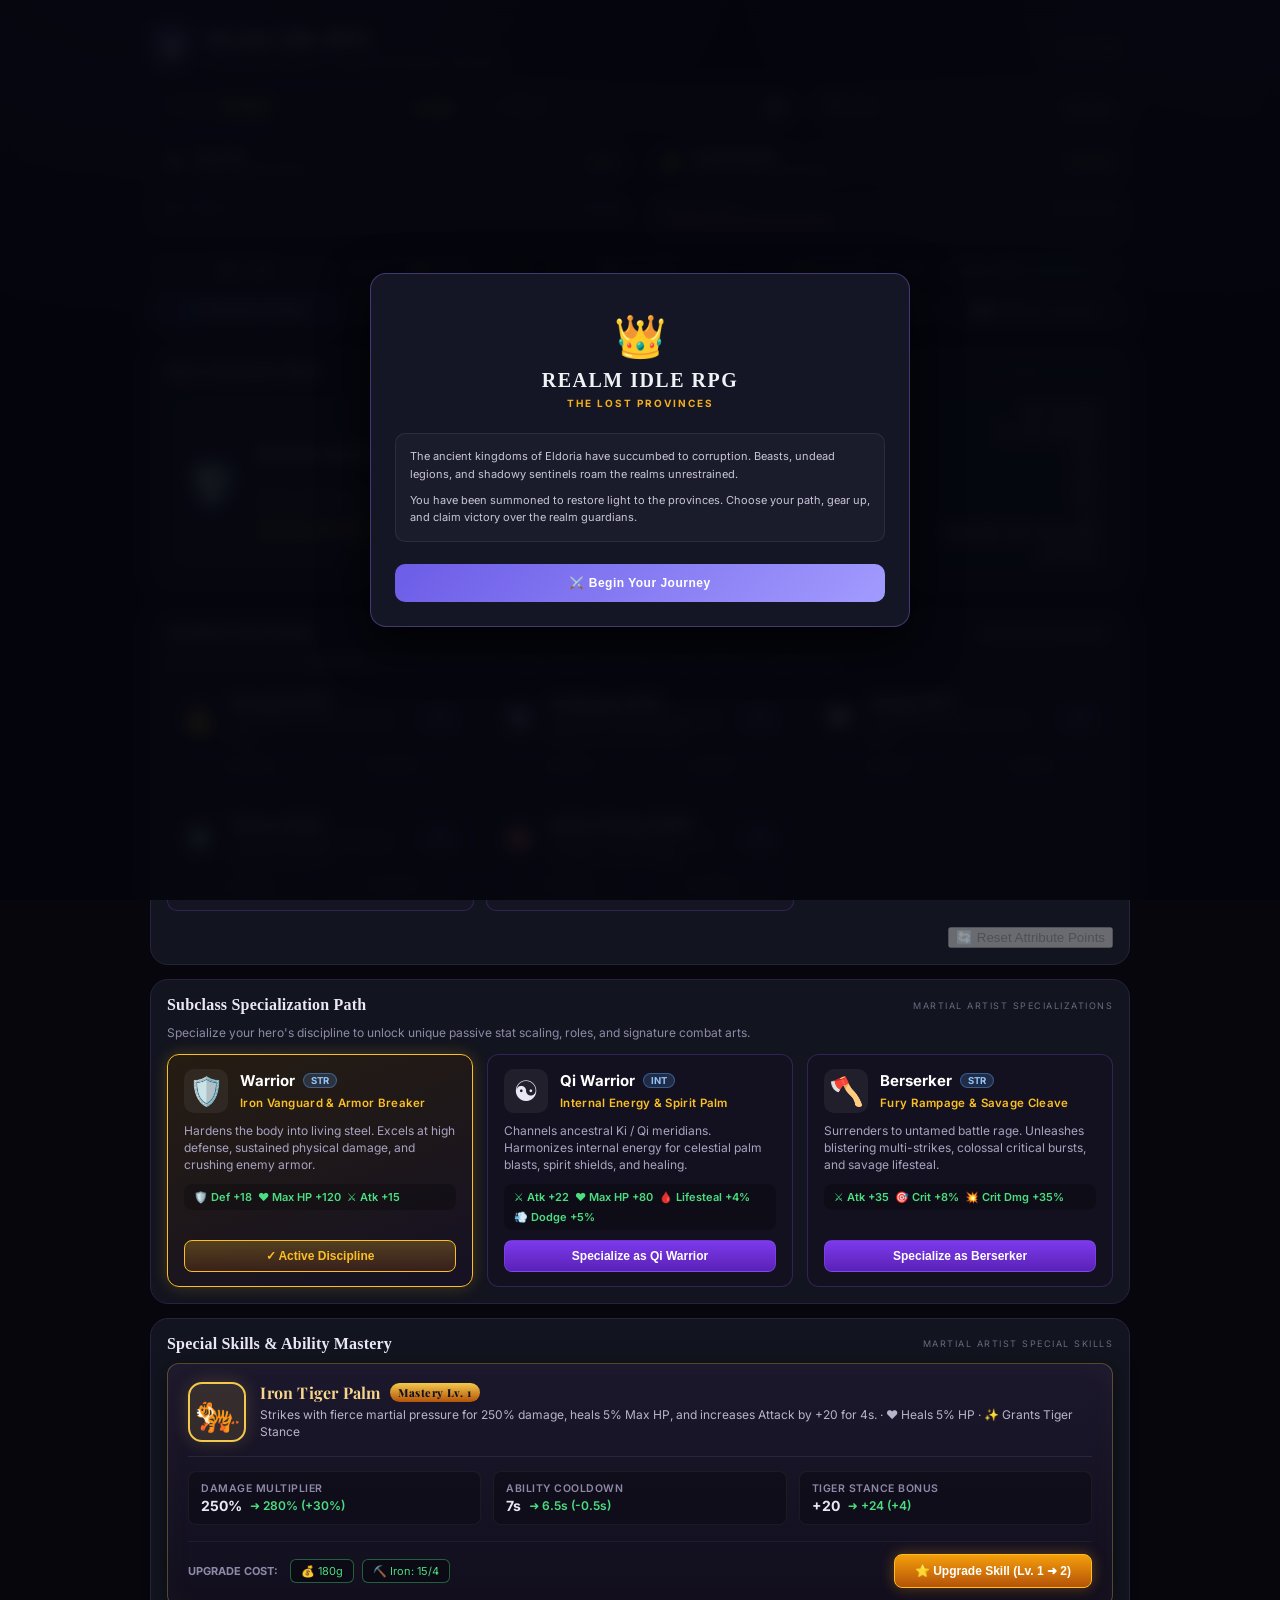
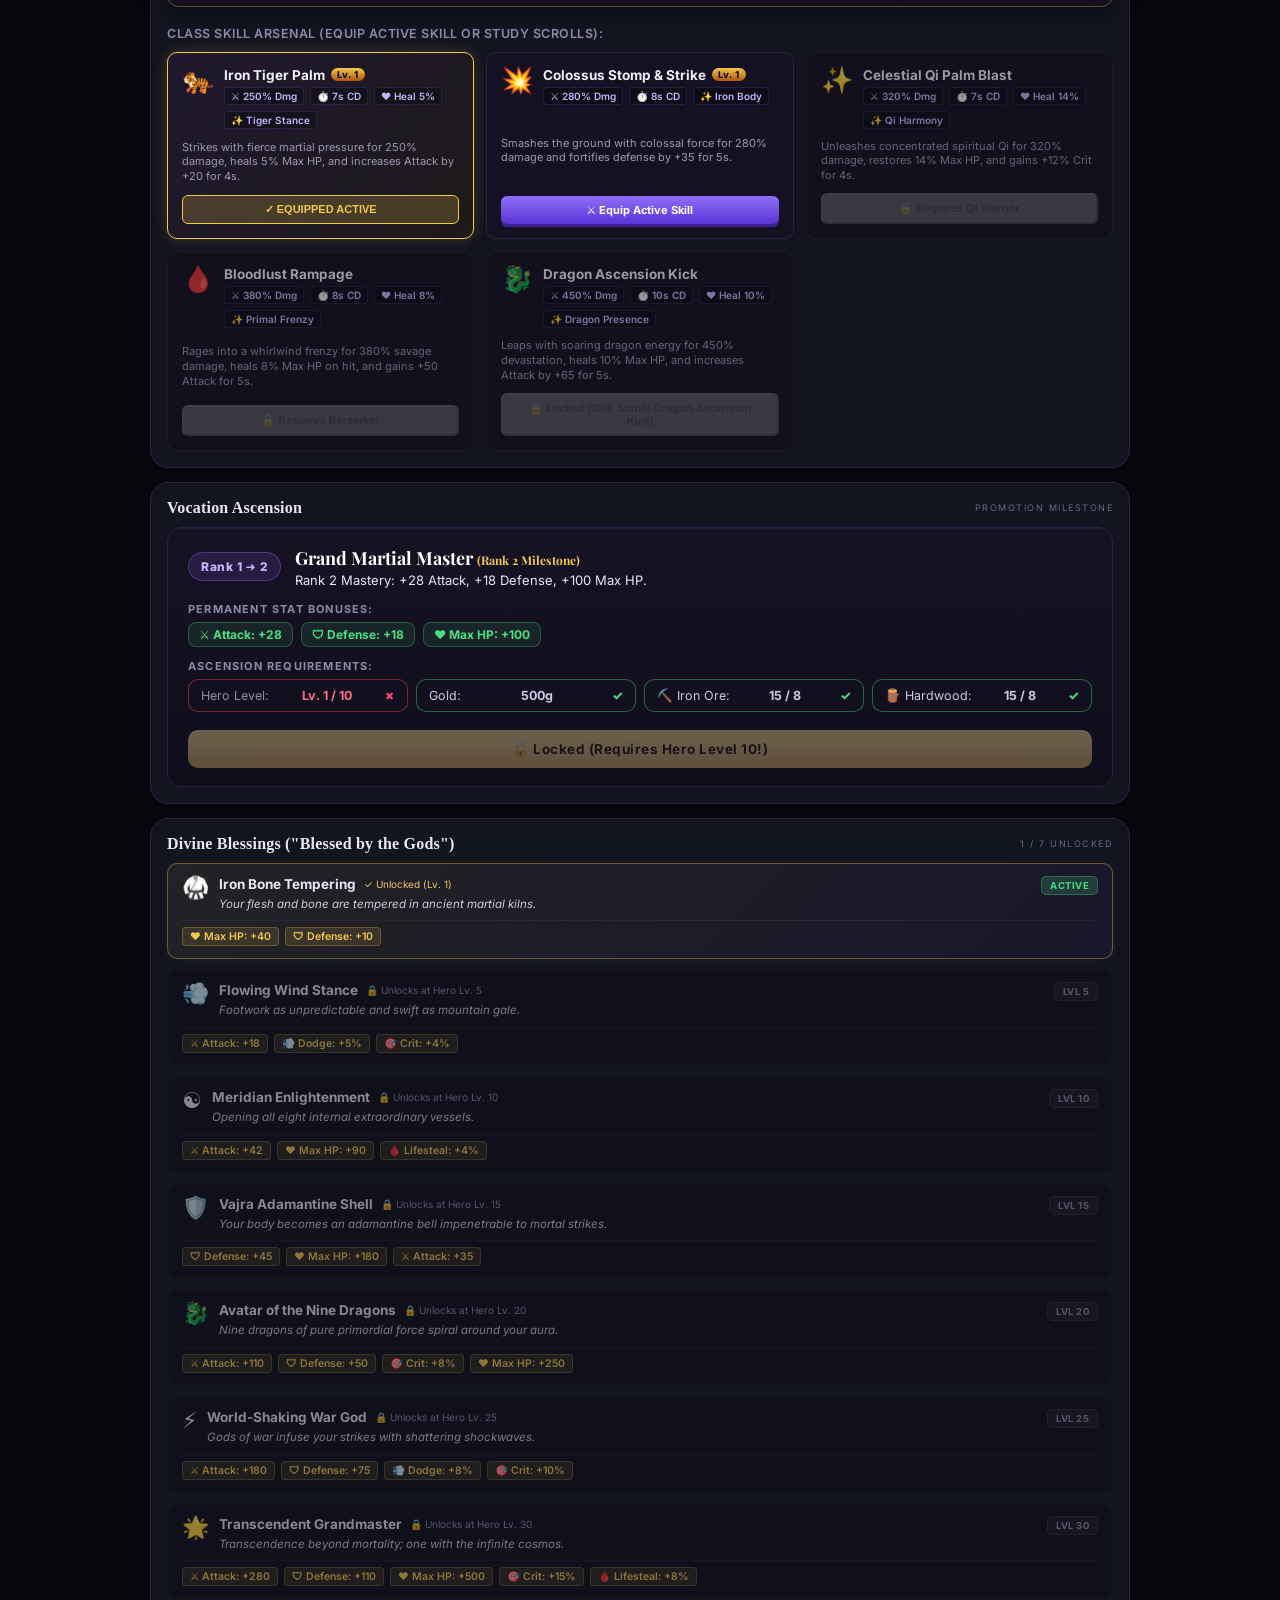
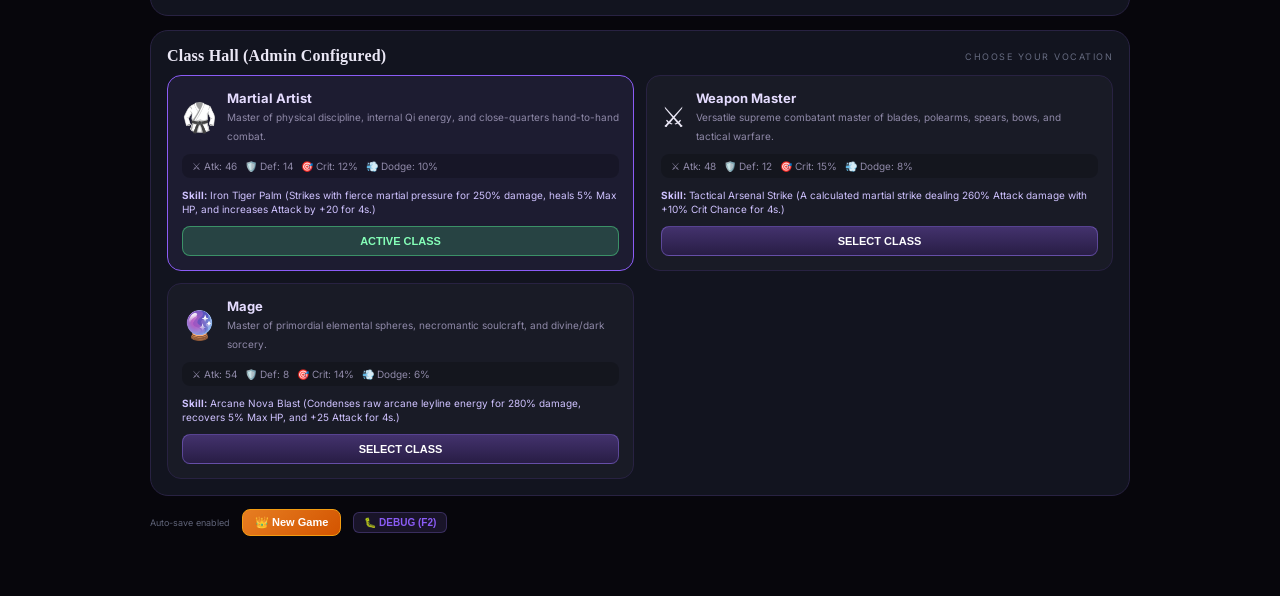
<file: index.html>
<!DOCTYPE html>
<html lang="en">

<head>
    <meta charset="UTF-8">
    <meta name="viewport" content="width=device-width, initial-scale=1.0">
    <title>Realm Idle RPG — Aincrad</title>
    <link rel="preconnect" href="https://fonts.googleapis.com">
    <link rel="preconnect" href="https://fonts.gstatic.com" crossorigin>
    <link href="https://fonts.googleapis.com/css2?family=Inter:wght@400;500;600;700;800&family=Playfair+Display:wght@600;700;800&display=swap" rel="stylesheet">
    <link rel="stylesheet" href="style.css">
    <link rel="stylesheet" href="js/debug/debug.css">
</head>

<body>

    <!-- WORLD EVENT BANNER OVERLAY -->
    <div class="event-banner" id="eventBanner"></div>
    <div class="crown-atmosphere-vignette" id="crownAtmosphereVignette"></div>

    <div class="game">

        <header class="topbar">

            <div class="brand">
                <div class="brand-icon" id="heroClassIcon" title="Hero Profile & Quick System Menu (Click to Open)" tabindex="0">🛡️</div>

                <div>
                    <h1>Realm Idle RPG</h1>
                    <p><span id="heroClassName">Knight Templar</span> · Legends are forged in darkness.</p>
                </div>
            </div>

            <div class="realm-badge">
                <span>REALM</span>
                <strong id="realm">I</strong>
            </div>

        </header>


        <!-- PLAYER RESOURCES & STATS -->
        <section class="resources">

            <div class="resource gold" id="resourceGoldCard" title="Adventurer's Guild Stipend: Active adventurers receive continuous guild support">
                <span>✦ Gold <small class="guild-income-pill" id="guildIncomePill">+1 / 10 min</small></span>
                <strong id="gold">1,240</strong>
            </div>

            <div class="resource">
                <span>⚔ Attack</span>
                <strong id="power">42</strong>
            </div>

            <div class="resource hp-card">
                <span>❤️ Health</span>
                <strong><span id="playerHpCard">100</span>/<span id="playerMaxHpCard">100</span></strong>
            </div>

        </section>

        <!-- ONGOING WEATHER & ACTIVE SCENARIO STRIP -->
        <div class="world-status-strip" id="worldStatusStrip">
            <div class="world-status-chip weather-chip" id="hudWeatherChip" title="Active Environmental Weather">
                <span class="chip-icon" id="hudWeatherIcon">☀️</span>
                <div class="chip-content">
                    <span class="chip-label" id="hudWeatherName">Clear Sky</span>
                    <span class="chip-detail" id="hudWeatherDetail">Standard Realm Climate</span>
                </div>
                <span class="chip-badge" id="hudWeatherBadge">1.0x</span>
            </div>

            <div class="world-status-chip scenario-chip" id="hudScenarioChip" title="Active World Scenario or Event">
                <span class="chip-icon" id="hudScenarioIcon">✨</span>
                <div class="chip-content">
                    <span class="chip-label" id="hudScenarioName">Peaceful Realm</span>
                    <span class="chip-detail" id="hudScenarioDetail">Standard Monster Encounters</span>
                </div>
                <span class="chip-badge" id="hudScenarioBadge">Active</span>
            </div>
        </div>

        <!-- PLAYER XP & HEALTH BARS -->
        <div class="bars-container">
            <div class="xp-wrapper">
                <div class="xp-header">
                    <span>LVL <strong id="playerLevel">1</strong> · <strong id="playerNameDisplay">Hero</strong> <small
                            id="playerGenderDisplay" style="color:#a89cf6;"></small></span>
                    <span><strong id="playerXp">0</strong> / <strong id="playerXpNext">100</strong> XP</span>
                </div>
                <div class="xp-bar">
                    <div class="xp-fill" id="xpFill"></div>
                </div>
            </div>

            <div class="hp-wrapper">
                <div class="hp-bar-header">
                    <span>❤️ HERO HEALTH</span>
                    <span><strong id="playerHpText">100</strong> / <strong id="playerMaxHpText">100</strong> HP</span>
                </div>
                <div class="player-hp-bar">
                    <div class="player-hp-fill" id="playerHpFill"></div>
                    <div class="player-shield-fill" id="playerShieldFill" style="display: none;"></div>
                </div>
            </div>
        </div>

        <!-- STATS BREAKDOWN STRIP -->
        <div class="stats-strip">
            <div class="stat-badge">🛡️ Def: <strong id="statDefense">10</strong></div>
            <div class="stat-badge">🎯 Crit: <strong id="statCrit">10%</strong></div>
            <div class="stat-badge">💨 Dodge: <strong id="statDodge">5%</strong></div>
            <div class="stat-badge">🩸 Lifesteal: <strong id="statLifesteal">0%</strong></div>
            <div class="stat-badge fatigue-stat-badge" id="fatigueStatBadge" title="Fatigue Level: Exhaustion in battle reduces attack power. Pitch camp or quaff Stamina Tonics to recover.">
                ⚡ Fatigue: <strong id="statFatigue">0%</strong> (<span id="statFatigueLabel" style="color: #4ade80;">Rested</span>)
            </div>
        </div>

        <!-- MAIN NAVIGATION BAR -->
        <nav class="game-nav-tabs">
            <button class="nav-tab-btn active" data-tab="character">👤 Character & Class</button>
            <button class="nav-tab-btn" data-tab="arena">⚔️ Arena & Combat</button>
            <button class="nav-tab-btn" data-tab="inventory">🎒 Inventory & Forge</button>
            <button class="nav-tab-btn" data-tab="shop">🛒 Realm Shop</button>
            <button class="nav-tab-btn" data-tab="journal">📖 Bestiary & Journal</button>
        </nav>

        <!-- ==================== TAB PAGE 1: ARENA & COMBAT ==================== -->
        <div class="game-tab-page" id="tab_arena">

            <!-- STAGE TRACKER BAR -->
            <div class="stage-tracker-bar" id="stageTrackerBar">
                <div class="stage-info">
                    <span>📍 <strong id="arenaRealmName">Moonlit Vale</strong> · STAGE <strong
                            id="arenaStageNum">1</strong> / 10</span>
                    <span class="boss-warning" id="arenaBossBadge">👑 BOSS AT STAGE 10</span>
                </div>
                <div class="stage-progress-track">
                    <div class="stage-progress-fill" id="stageProgressFill" style="width: 10%;"></div>
                </div>
            </div>

            <main class="arena" id="arena">

                <!-- TEMPLE SAFE ZONE BANNER (VISIBLE WHEN inTemple) -->
                <div class="temple-safe-banner" id="templeSafeBanner" style="display: none;">
                    <div class="temple-safe-inner">
                        <span class="temple-glow-icon">🏛️</span>
                        <div>
                            <h4>SANCTUARY OF REVIVAL (SAFE ZONE)</h4>
                            <p id="templeBannerText">Resting safely at the Temple. Priests have mended your wounds (50% HP). Prepare your
                                gear, then click Resume.</p>
                        </div>
                        <button type="button" id="btnResumeFromBanner" class="btn-resume-banner">⚔️ Resume
                            Battle</button>
                    </div>
                </div>

                <!-- WEATHER PARTICLES CANVAS LAYER -->
                <canvas id="weatherCanvas" class="weather-canvas"></canvas>

                <div class="stars"></div>
                <div class="moon"></div>

                <div class="enemy-container">

                    <div class="enemy" id="enemy">
                        👹
                    </div>

                    <h2 id="enemyName">
                        The Hollow Goblin
                    </h2>

                    <div class="enemy-type">
                        ANCIENT GUARDIAN
                    </div>

                    <div class="health-wrapper">

                        <div class="health-bar">
                            <div class="health-fill" id="healthFill">
                            </div>
                        </div>

                        <div class="health-text">
                            <span id="hp">72</span>
                            /
                            <span id="maxHp">100</span>
                            HP
                        </div>

                    </div>

                    <div class="battle-status" id="status">
                        ⚔ Press Strike or enable Autofight to begin
                    </div>

                </div>

            </main>

            <!-- PRIMARY COMBAT CONTROLS: AUTOFIGHT, MANUAL STRIKE & REST -->
            <div class="combat-control-strip">
                <button class="btn-autofight" id="btnAutoFight">
                    <span class="autofight-icon">⚔️</span>
                    <span id="autoFightStatusText">AUTOFIGHT [OFF]</span>
                </button>
                <button class="btn-manual-strike" id="btnManualStrike">
                    ⚡ Strike Enemy
                </button>
                <button class="btn-rest-camp" id="btnRestCamp" title="Pitch camp to rest, recover fatigue, and replenish HP">
                    💤 Rest & Camp
                </button>
            </div>

            <!-- COMBAT ACTION & POTIONS HUD -->
            <div class="combat-hud">
                <div class="hud-skill-box">
                    <button class="btn-cast-skill" id="btnCastSkill">
                        <span class="skill-icon" id="skillIcon">🛡️</span>
                        <div class="skill-info">
                            <strong id="skillName">Shield Slam</strong>
                            <small id="skillDesc">220% Dmg + Defense Buff</small>
                        </div>
                        <div class="skill-cd-badge" id="skillCdBadge">READY</div>
                    </button>

                    <label class="hud-toggle">
                        <input type="checkbox" id="chkAutoCast" checked>
                        <span>Auto-Cast</span>
                    </label>
                </div>

                <div class="hud-potion-box">
                    <div class="potion-belt">
                        <button class="btn-belt-pot" data-pot="potion_minor" title="Minor Potion (+50 HP)">
                            🧪 Minor <span class="pot-count" id="potCount_minor">x5</span>
                        </button>
                        <button class="btn-belt-pot" data-pot="potion_major" title="Major Potion (+180 HP)">
                            🧪 Major <span class="pot-count" id="potCount_major">x1</span>
                        </button>
                        <button class="btn-belt-pot" data-pot="potion_full" title="Elixir of Rebirth (100% HP)">
                            🏺 Full <span class="pot-count" id="potCount_full">x0</span>
                        </button>
                        <button class="btn-belt-pot" data-pot="potion_stamina" title="Stamina Tonic (-40 Fatigue)">
                            ⚡ Stamina <span class="pot-count" id="potCount_stamina">x2</span>
                        </button>
                    </div>

                    <label class="hud-toggle">
                        <input type="checkbox" id="chkAutoPotion" checked>
                        <span>Auto-Pot &lt;35% HP</span>
                    </label>
                </div>

                <div class="hud-food-box" id="hudFoodBox">
                    <div class="food-belt">
                        <button class="btn-belt-food" id="btnQuickEatFood" title="Eat equipped food to restore HP and gain buffs">
                            <span id="quickFoodIcon">🍞</span>
                            <span id="quickFoodName">Warm Bread</span>
                            <span class="food-count" id="quickFoodCount">x5</span>
                        </button>
                        <button class="btn-swap-food" id="btnSwapFood" title="Cycle / swap equipped food">
                            🔄
                        </button>
                    </div>

                    <label class="hud-toggle">
                        <input type="checkbox" id="chkAutoFood" checked>
                        <span>Auto-Eat &lt;60% HP</span>
                    </label>
                </div>
            </div>

            <!-- ACTIVE BUFFS STRIP -->
            <div class="active-buffs-strip" id="activeBuffsStrip"></div>

            <!-- EQUIPMENT SLOTS SECTION -->
            <section class="equipment-grid">
                <div class="eq-slot" id="eqSlot_weapon"><span class="eq-empty">Empty Weapon</span></div>
                <div class="eq-slot" id="eqSlot_armor"><span class="eq-empty">Empty Armor</span></div>
                <div class="eq-slot" id="eqSlot_ring"><span class="eq-empty">Empty Ring</span></div>
                <div class="eq-slot" id="eqSlot_crown"><span class="eq-empty">Empty Crown</span></div>
            </section>

            <!-- KINGDOM BUILDINGS SECTION -->
            <section class="kingdom-panel" id="kingdomPanel">
                <div class="panel-header">
                    <h2>Kingdom Domain</h2>
                    <span id="kingdomStatusTag">SOVEREIGN DOMAIN</span>
                </div>

                <!-- LOCKED STATE WITH ROYAL CHARTER LORE -->
                <div class="kingdom-locked-state" id="kingdomLockedState" style="display:none;">
                    <div class="kingdom-charter-card">
                        <div class="charter-crest">📜 👑 🏰</div>
                        <h3 class="charter-title">Imperial Domain Grant: Sovereign Lands Pending</h3>
                        <p class="charter-lore">
                            <em>"Long has Moonlit Vale suffered under foul predatory beasts prowling its ancient depths. The High King has issued a royal decree: only the stalwart champion who reaches Level 5 and vanishes the prime foul beast from Moonlit Vale III shall be granted sovereign lands to establish their dominion."</em>
                        </p>
                        <div class="charter-reqs">
                            <div class="charter-req-chip" id="reqKingdomLevel">
                                <span>⚜️ Hero Level 5+:</span> <strong id="lblKingdomLevel">Lv. 1 / 5</strong>
                            </div>
                            <div class="charter-req-chip" id="reqKingdomBoss">
                                <span>🐺 Vanquish Moonlit Vale III Boss:</span> <strong id="lblKingdomBoss">Incomplete</strong>
                            </div>
                        </div>
                    </div>
                </div>

                <!-- UNLOCKED STATE WITH ROYAL DECREE BANNER & BUILDINGS -->
                <div class="kingdom-unlocked-state" id="kingdomUnlockedState">
                    <div class="kingdom-decree-banner">
                        <span class="decree-icon">👑</span>
                        <div>
                            <strong>Royal Decree of Sovereign Domain</strong>
                            <p><em>Having banished the foul beasts from this forest, the High King granted him sovereign land to establish his citadel, harvest crops, and document the realm.</em></p>
                        </div>
                        <button class="btn-kingdom-journal" id="btnOpenKingdomJournal" title="View Bestiary of slain monsters and manage Farm harvests">
                            📖 Realm Bestiary & Granary ➜
                        </button>
                    </div>

                    <div class="kingdom-grid">
                        <div class="bldg-card">
                            <div class="bldg-icon">🏰</div>
                            <div class="bldg-info">
                                <strong>Castle (Lv. <span id="bldgLvl_castle">1</span>)</strong>
                                <small>+25 Max HP per level</small>
                            </div>
                            <button class="bldg-btn" id="btnBldg_castle" data-bldg-upgrade="castle">
                                UPGRADE <span id="bldgCost_castle">✦ 200</span>
                            </button>
                        </div>

                        <div class="bldg-card">
                            <div class="bldg-icon">💰</div>
                            <div class="bldg-info">
                                <strong>Treasury (Lv. <span id="bldgLvl_treasury">1</span>)</strong>
                                <small>+10% Gold Income per level</small>
                            </div>
                            <button class="bldg-btn" id="btnBldg_treasury" data-bldg-upgrade="treasury">
                                UPGRADE <span id="bldgCost_treasury">✦ 300</span>
                            </button>
                        </div>

                        <div class="bldg-card bldg-farms-card">
                            <div class="bldg-icon">🌾</div>
                            <div class="bldg-info">
                                <strong>Royal Farms (Lv. <span id="bldgLvl_farms">1</span>)</strong>
                                <small id="bldgDesc_farms">Produces 🍞 Bread, +15 Max HP per lv</small>
                            </div>
                            <button class="bldg-btn" id="btnBldg_farms" data-bldg-upgrade="farms">
                                UPGRADE <span id="bldgCost_farms">✦ 350</span>
                            </button>
                        </div>

                        <div class="bldg-card">
                            <div class="bldg-icon">🔮</div>
                            <div class="bldg-info">
                                <strong>Mage Tower (Lv. <span id="bldgLvl_mageTower">1</span>)</strong>
                                <small>+2% Crit Chance per level</small>
                            </div>
                            <button class="bldg-btn" id="btnBldg_mageTower" data-bldg-upgrade="mageTower">
                                UPGRADE <span id="bldgCost_mageTower">✦ 500</span>
                            </button>
                        </div>

                        <div class="bldg-card">
                            <div class="bldg-icon">🛡️</div>
                            <div class="bldg-info">
                                <strong>Barracks (Lv. <span id="bldgLvl_barracks">1</span>)</strong>
                                <small>+5% Base Attack per level</small>
                            </div>
                            <button class="bldg-btn" id="btnBldg_barracks" data-bldg-upgrade="barracks">
                                UPGRADE <span id="bldgCost_barracks">✦ 350</span>
                            </button>
                        </div>
                    </div>
                </div>
            </section>

            <!-- DYNAMIC QUESTS SECTION -->
            <section class="panel" style="margin-top: 14px;">
                <div class="panel-header">
                    <h2>Active Quests</h2>
                    <span>OBJECTIVES & REWARDS</span>
                </div>
                <div class="quests-list" id="questsList"></div>
            </section>

            <!-- BOTTOM UPGRADE GRID -->
            <section class="bottom-grid">

                <div class="panel item-loot-panel" id="itemLootPanel">

                    <div class="panel-header">
                        <h2>Item Loot Log</h2>
                        <span id="itemLootCountTag">0 / 300 LOGS</span>
                    </div>

                    <div class="item-loot-container">
                        <div class="item-loot-feed" id="itemLootFeed">
                            <div class="loot-empty-hint">
                                <span class="loot-empty-icon">🎁</span>
                                <p>No items looted yet. Slay monsters and delve into dungeons to acquire weapons, armor, materials, and scrolls!</p>
                            </div>
                        </div>
                    </div>

                </div>

                <div class="panel">

                    <div class="panel-header">
                        <h2>Realm Gate</h2>
                        <span>PROGRESS</span>
                    </div>

                    <div class="realm-card">

                        <div class="realm-title">
                            <strong id="realmName">
                                Moonlit Vale
                            </strong>

                            <span>✦</span>
                        </div>

                        <p>
                            Enemies grow stronger.
                            Rewards become greater.
                        </p>

                        <div class="realm-actions-row">
                            <button type="button" class="btn-prev-realm" id="btnPrevRealm" title="Return to previous realm">
                                ⬅️ Travel Back
                            </button>
                            <button class="next-realm" id="nextRealm">
                                ENTER NEXT REALM
                                <span id="realmCost">✦ 1,000</span>
                            </button>
                        </div>

                        <div class="unlocked-realms-box">
                            <small>UNLOCKED REALMS FAST TRAVEL:</small>
                            <div class="unlocked-realms-chips" id="unlockedRealmsChips"></div>
                        </div>

                        <div class="map-depth-box" id="mapDepthBox">
                            <small>AREA DEPTH / VERSIONS (TIERS):</small>
                            <div class="map-depth-chips" id="mapDepthChips"></div>
                        </div>

                    </div>

                </div>

            </section>

        </div>

        <!-- ==================== TAB PAGE 2: CHARACTER & CLASS ==================== -->
        <div class="game-tab-page active" id="tab_character">

            <section class="panel">
                <div class="panel-header">
                    <h2>Hero Character Sheet</h2>
                    <span>ATTRIBUTES & STATS</span>
                </div>

                <div class="char-sheet-grid">
                    <div class="char-hero-card">
                        <div class="char-avatar" id="charSheetIcon">🥋</div>
                        <div>
                            <div class="char-hero-title-row">
                                <h3 id="charSheetName">Martial Artist</h3>
                                <span class="char-subclass-badge" id="charSheetSubclassBadge">Warrior</span>
                            </div>
                            <p class="char-hero-desc" id="charSheetDesc">Master of physical discipline, internal Qi energy, and close-quarters combat.</p>
                            <span class="char-hero-perk" id="charSheetPerks">+20% bonus from unarmed wraps, cestus, and robes.</span>
                        </div>
                    </div>

                    <div class="char-stats-list">
                        <div class="stat-line"><span>Total Attack Power:</span> <strong id="charStatAttack">46</strong>
                        </div>
                        <div class="stat-line"><span>Total Armor Defense:</span> <strong
                                id="charStatDefense">14</strong></div>
                        <div class="stat-line"><span>Critical Strike Chance:</span> <strong
                                id="charStatCrit">12%</strong></div>
                        <div class="stat-line"><span>Critical Multiplier:</span> <strong
                                id="charStatCritDmg">1.6x</strong></div>
                        <div class="stat-line"><span>Dodge Probability:</span> <strong id="charStatDodge">10%</strong>
                        </div>
                        <div class="stat-line"><span>Lifesteal Leech:</span> <strong id="charStatLifesteal">2%</strong>
                        </div>
                        <div class="stat-line"><span>Maximum Health (HP):</span> <strong id="charStatHp">100</strong>
                        </div>
                        <div class="stat-line"><span>Passive Income:</span> <strong id="charStatGps">1g / 10 min</strong>
                        </div>
                    </div>
                </div>
            </section>

            <!-- ATTRIBUTE STAT ALLOCATION (STR, INT, VIT, DEF, RNG) -->
            <section class="panel" id="statAllocationPanel" style="margin-top: 14px;">
                <div class="panel-header">
                    <h2>Attribute Stat Points</h2>
                    <span id="unspentStatBadge" class="unspent-stat-badge">⭐ 0 Points Available</span>
                </div>
                <div class="stat-allocation-container">
                    <p class="stat-allocation-hint">
                        Each level up awards <strong>+5 Stat Points</strong> to allocate into physical might, magical resonance, vitality, defense, or agility/range.
                    </p>
                    <div class="stat-allocation-grid" id="statAllocationGrid">
                        <!-- STR -->
                        <div class="stat-alloc-card" data-stat="str">
                            <div class="stat-alloc-top">
                                <span class="stat-alloc-icon">💪</span>
                                <div class="stat-alloc-info">
                                    <h4>Strength (STR)</h4>
                                    <small>+3.5 Physical Attack power per point</small>
                                </div>
                                <div class="stat-alloc-val"><span id="allocVal_str">+0</span></div>
                            </div>
                            <div class="stat-alloc-actions">
                                <button type="button" class="btn btn-sm btn-stat-alloc" data-action="alloc" data-stat="str" data-count="1">+1 STR</button>
                                <button type="button" class="btn btn-sm btn-stat-alloc" data-action="alloc" data-stat="str" data-count="5">+5 STR</button>
                            </div>
                        </div>

                        <!-- INT -->
                        <div class="stat-alloc-card" data-stat="int">
                            <div class="stat-alloc-top">
                                <span class="stat-alloc-icon">🔮</span>
                                <div class="stat-alloc-info">
                                    <h4>Intelligence (INT)</h4>
                                    <small>+3.5 Magic/Qi Attack (Mage & Qi Warrior) or +1.0 for others</small>
                                </div>
                                <div class="stat-alloc-val"><span id="allocVal_int">+0</span></div>
                            </div>
                            <div class="stat-alloc-actions">
                                <button type="button" class="btn btn-sm btn-stat-alloc" data-action="alloc" data-stat="int" data-count="1">+1 INT</button>
                                <button type="button" class="btn btn-sm btn-stat-alloc" data-action="alloc" data-stat="int" data-count="5">+5 INT</button>
                            </div>
                        </div>

                        <!-- VIT -->
                        <div class="stat-alloc-card" data-stat="vit">
                            <div class="stat-alloc-top">
                                <span class="stat-alloc-icon">❤️</span>
                                <div class="stat-alloc-info">
                                    <h4>Vitality (VIT)</h4>
                                    <small>+25 Maximum Health (HP) per point</small>
                                </div>
                                <div class="stat-alloc-val"><span id="allocVal_vit">+0</span></div>
                            </div>
                            <div class="stat-alloc-actions">
                                <button type="button" class="btn btn-sm btn-stat-alloc" data-action="alloc" data-stat="vit" data-count="1">+1 VIT</button>
                                <button type="button" class="btn btn-sm btn-stat-alloc" data-action="alloc" data-stat="vit" data-count="5">+5 VIT</button>
                            </div>
                        </div>

                        <!-- DEF -->
                        <div class="stat-alloc-card" data-stat="def">
                            <div class="stat-alloc-top">
                                <span class="stat-alloc-icon">🛡️</span>
                                <div class="stat-alloc-info">
                                    <h4>Defense (DEF)</h4>
                                    <small>+2.5 Armor Defense & damage reduction per point</small>
                                </div>
                                <div class="stat-alloc-val"><span id="allocVal_def">+0</span></div>
                            </div>
                            <div class="stat-alloc-actions">
                                <button type="button" class="btn btn-sm btn-stat-alloc" data-action="alloc" data-stat="def" data-count="1">+1 DEF</button>
                                <button type="button" class="btn btn-sm btn-stat-alloc" data-action="alloc" data-stat="def" data-count="5">+5 DEF</button>
                            </div>
                        </div>

                        <!-- RNG -->
                        <div class="stat-alloc-card" data-stat="rng">
                            <div class="stat-alloc-top">
                                <span class="stat-alloc-icon">🎯</span>
                                <div class="stat-alloc-info">
                                    <h4>Agility & Range (RNG)</h4>
                                    <small>+3.0 Atk (Archer/Spear), +0.3% Crit Rate, +0.25% Dodge</small>
                                </div>
                                <div class="stat-alloc-val"><span id="allocVal_rng">+0</span></div>
                            </div>
                            <div class="stat-alloc-actions">
                                <button type="button" class="btn btn-sm btn-stat-alloc" data-action="alloc" data-stat="rng" data-count="1">+1 RNG</button>
                                <button type="button" class="btn btn-sm btn-stat-alloc" data-action="alloc" data-stat="rng" data-count="5">+5 RNG</button>
                            </div>
                        </div>
                    </div>

                    <div class="stat-allocation-footer">
                        <button type="button" class="btn btn-secondary btn-sm" id="btnResetStats">🔄 Reset Attribute Points</button>
                    </div>
                </div>
            </section>

            <!-- SUBCLASS SPECIALIZATION PATH -->
            <section class="panel" id="subclassSpecializationPanel" style="margin-top: 14px;">
                <div class="panel-header">
                    <h2>Subclass Specialization Path</h2>
                    <span id="currentSubclassHeaderTag">DISCIPLINE SPECIALIZATION</span>
                </div>
                <div class="subclass-selection-container">
                    <p class="subclass-selection-hint">
                        Specialize your hero's discipline to unlock unique passive stat scaling, roles, and signature combat arts.
                    </p>
                    <div class="subclass-cards-grid" id="subclassCardsGrid"></div>
                </div>
            </section>

            <!-- SPECIAL SKILLS & ABILITY UPGRADE CENTER -->
            <section class="panel" id="specialSkillsPanel" style="margin-top: 14px;">
                <div class="panel-header">
                    <h2>Special Skills & Ability Mastery</h2>
                    <span id="specialSkillsHeaderTag">ACTIVE LOADOUT & UPGRADES</span>
                </div>
                
                <!-- ACTIVE SKILL UPGRADE BOX -->
                <div class="skill-upgrade-center" id="skillUpgradeCenter"></div>

                <!-- CLASS SKILLS ARSENAL -->
                <div class="skill-arsenal-box" style="margin-top: 16px;">
                    <div class="skill-arsenal-header">
                        <small style="color: var(--muted); font-weight: 600; text-transform: uppercase; letter-spacing: 0.5px;">Class Skill Arsenal (Equip Active Skill or Study Scrolls):</small>
                    </div>
                    <div class="skill-arsenal-grid" id="skillArsenalGrid"></div>
                </div>
            </section>

            <!-- CLASS PROMOTION & ASCENSION (LEVEL 10 & 20 MILESTONES) -->
            <section class="panel" id="classPromotionPanel" style="margin-top: 14px;">
                <div class="panel-header">
                    <h2>Vocation Ascension</h2>
                    <span id="classPromotionTag">PROMOTION MILESTONE</span>
                </div>
                <div class="promotion-card" id="classPromotionCard"></div>
            </section>

            <!-- DIVINE BLESSINGS & PASSIVES ("BLESSED BY THE GODS") -->
            <section class="panel" id="divineBlessingsPanel" style="margin-top: 14px;">
                <div class="panel-header">
                    <h2>Divine Blessings ("Blessed by the Gods")</h2>
                    <span id="divineBlessingsCount">PASSIVE SKILLS</span>
                </div>
                <div class="divine-blessings-list" id="divineBlessingsList"></div>
            </section>

            <!-- ADMIN-MANAGED CLASS SELECTION -->
            <section class="panel" style="margin-top: 14px;">
                <div class="panel-header">
                    <h2>Class Hall (Admin Configured)</h2>
                    <span>CHOOSE YOUR VOCATION</span>
                </div>

                <div class="classes-grid" id="classesGrid"></div>
            </section>

        </div>

        <!-- ==================== TAB PAGE 3: INVENTORY & FORGE ==================== -->
        <div class="game-tab-page" id="tab_inventory">

            <!-- MATERIALS OVERVIEW BAR -->
            <div class="materials-bar" id="materialsBar"></div>

            <!-- EQUIPMENT: EQUIPPED GEAR -->
            <section class="panel">
                <div class="panel-header">
                    <h2>Equipment</h2>
                    <span>EQUIPPED GEAR</span>
                </div>
                <div class="equip-grid" id="equipGrid"></div>
            </section>

            <!-- INVENTORY: BAG -->
            <section class="panel" style="margin-top: 14px;">
                <div class="panel-header">
                    <h2>Inventory</h2>
                    <span class="inv-cap-badge" id="bagCount">0 Items</span>
                </div>

                <!-- INVENTORY FILTER & SORT TOOLBAR -->
                <div class="inv-toolbar">
                    <div class="inv-filter-strip">
                        <button class="inv-filter-btn active" data-inv-filter="all">All</button>
                        <button class="inv-filter-btn" data-inv-filter="equipment">⚔️ Equipment</button>
                        <button class="inv-filter-btn" data-inv-filter="consumable">🧪 Potions</button>
                        <button class="inv-filter-btn" data-inv-filter="scroll">📜 Skill Scrolls</button>
                        <button class="inv-filter-btn" data-inv-filter="blueprint">📖 Schematics</button>
                    </div>
                    <div class="inv-sort-strip">
                        <span class="sort-lbl">Sort:</span>
                        <button class="btn-sort active" data-inv-sort="rarity" title="Sort by Rarity">💎 Rarity</button>
                        <button class="btn-sort" data-inv-sort="value" title="Sort by Value">💰 Value</button>
                        <button class="btn-sort" data-inv-sort="name" title="Sort by Name">🔤 Name</button>
                    </div>
                </div>

                <div class="bag-grid" id="bagGrid"></div>
            </section>

            <!-- FORGE: ROLL GEAR -->
            <section class="panel" style="margin-top: 14px;">
                <div class="panel-header">
                    <h2>Forge</h2>
                    <span>SPEND GOLD · ROLL GEAR</span>
                </div>
                <div class="forge-grid" id="forgeGrid"></div>
            </section>

            <!-- ALCHEMY LABORATORY: BREW POTIONS & ELIXIRS -->
            <section class="panel" style="margin-top: 14px;">
                <div class="panel-header">
                    <h2>Alchemy Laboratory</h2>
                    <span>BREW POTIONS & ELIXIRS (TIER LEVEL LOCKED)</span>
                </div>
                <div class="alchemy-grid" id="alchemyGrid"></div>
            </section>

            <!-- BLACKSMITH CRAFTING RECIPES -->
            <section class="panel" style="margin-top: 14px;">
                <div class="panel-header">
                    <h2>Blacksmith Crafting Recipes</h2>
                    <span>COMBINE MATERIALS & RECIPES</span>
                </div>
                <div class="crafting-grid" id="craftingGrid"></div>
            </section>

        </div>

        <!-- ==================== TAB PAGE 4: REALM SHOP ==================== -->
        <div class="game-tab-page" id="tab_shop">

            <!-- PERMANENT STAT UPGRADES -->
            <section class="panel">
                <div class="panel-header">
                    <h2>Realm Shop</h2>
                    <span>PERMANENT UPGRADES</span>
                </div>
                <div class="shop-list" id="shopList"></div>
            </section>

            <!-- MERCHANT SUPPLIES & POTIONS -->
            <section class="panel" style="margin-top: 14px;">
                <div class="panel-header">
                    <h2>Adventurer Supplies</h2>
                    <div class="inv-filter-bar">
                        <button class="shop-filter-btn active" data-shop-filter="all">All Items</button>
                        <button class="shop-filter-btn" data-shop-filter="consumable">Potions & Elixirs</button>
                        <button class="shop-filter-btn" data-shop-filter="equipment">Equipment</button>
                        <button class="shop-filter-btn" data-shop-filter="material">Materials</button>
                        <button class="shop-filter-btn" data-shop-filter="scroll">📜 Skill Scrolls</button>
                        <button class="shop-filter-btn" data-shop-filter="blueprint">📖 Blueprints & Recipes</button>
                    </div>
                </div>

                <div class="shop-grid" id="shopGrid"></div>
            </section>

        </div>

        <!-- ==================== TAB PAGE 5: BESTIARY & JOURNAL ==================== -->
        <div class="game-tab-page" id="tab_journal">

            <!-- JOURNAL SUB-NAVIGATION BAR -->
            <div class="journal-nav-bar">
                <button class="journal-nav-btn active" data-journal-view="bestiary">
                    💀 Monster Bestiary (<span id="journalSlainCount">0</span>/<span id="journalTotalMobsCount">0</span> Discovered)
                </button>
                <button class="journal-nav-btn" data-journal-view="farms">
                    🌾 Royal Farms & Granary (<span id="granaryFoodCount">0</span> Food Stocked)
                </button>
            </div>

            <!-- VIEW 1: MONSTER BESTIARY -->
            <section class="panel journal-view-panel" id="journalView_bestiary">
                <div class="panel-header">
                    <h2>Monster Bestiary</h2>
                    <span id="bestiaryProgressBadge">0 / 0 SLAIN</span>
                </div>
                <div class="journal-legend">
                    <em>Monsters are permanently recorded only after you defeat them in battle. Slain monsters reveal their health, attack power, gold/XP rewards, and drop tables.</em>
                </div>
                <div class="bestiary-filter-row">
                    <button class="bestiary-filter-btn active" data-bestiary-filter="all">All Monsters</button>
                    <button class="bestiary-filter-btn" data-bestiary-filter="discovered">💀 Discovered Only</button>
                    <button class="bestiary-filter-btn" data-bestiary-filter="boss">👑 Bosses Only</button>
                </div>
                <div class="bestiary-grid" id="bestiaryGrid"></div>
            </section>

            <!-- VIEW 2: ROYAL FARMS & GRANARY -->
            <section class="panel journal-view-panel" id="journalView_farms" style="display:none;">
                <div class="panel-header">
                    <h2>Royal Granary & Harvest</h2>
                    <span id="farmStatusBadge">🌾 FARMS LV. 1</span>
                </div>
                <div class="granary-summary-card">
                    <div class="granary-summary-icon">🌾</div>
                    <div class="granary-summary-details">
                        <div class="granary-title-row">
                            <h3 id="granaryFarmTitle">Royal Farms & Granary (Lv. 1)</h3>
                            <span class="granary-nutrition-badge" id="granaryNutritionBadge">+15 Max HP (Nutrition)</span>
                        </div>
                        <p id="granaryFarmDesc">Produces nourishing bread over time and scales with Kingdom Domain upgrades. Higher Farm tiers unlock Hearty Pies, Roasted Boar, Dragon Stew, and Ambrosia Feasts.</p>
                        <div class="granary-harvest-row">
                            <span class="granary-timer-pill" id="granaryHarvestTimer">Next harvest in: calculating...</span>
                            <button class="btn-harvest-now" id="btnHarvestFarms">🧺 Harvest Crops Now</button>
                        </div>
                    </div>
                </div>

                <div class="panel-header" style="margin-top: 18px;">
                    <h2>Food Pantry & Quick Belt</h2>
                    <span>CLICK 'EQUIP' TO ASSIGN FOOD TO COMBAT HUD BELT</span>
                </div>
                <div class="food-grid" id="foodGrid"></div>
            </section>

        </div>

                    <footer>

                <div class="footer-buttons">
                    <span>
                        Auto-save enabled
                    </span>
                    <button id="btnOpenNewGameModal" class="btn-new-hero" title="Start a fresh adventure or manage save states">
                        👑 New Game
                    </button>

                    <button id="btnDevToggle" class="btn-dev-trigger">
                        🐛 DEBUG (F2)
                    </button>
                </div>

            </footer>

        </div>


        <!-- ==================== FIXED MODALS CONTAINER (OUTSIDE .GAME) ==================== -->
        <!-- ==================== OFFLINE PROGRESSION MODAL ==================== -->
        <div class="offline-modal" id="offlineModal">
            <div class="offline-card">
                <div class="offline-header">
                    <h3>👑 WELCOME BACK, ADVENTURER!</h3>
                    <small>OFFLINE PROGRESSION REPORT</small>
                </div>
                <div class="offline-body">
                    <p id="offlineTimeText">You were away for 0m.</p>
                    <p id="offlineActivityText" style="color: #edc76f; font-size: 11px; margin: 4px 0 10px 0;"></p>
                    <div class="offline-stats-grid">
                        <div class="offline-stat"><span>⚔️ Foes Defeated:</span> <strong id="offStatKills">0</strong>
                        </div>
                        <div class="offline-stat"><span>✦ Gold Accumulated:</span> <strong id="offStatGold">+0</strong>
                        </div>
                        <div class="offline-stat"><span>⭐ Experience Earned:</span> <strong id="offStatXp">+0</strong>
                        </div>
                        <div class="offline-stat"><span>🧪 Potions Found:</span> <strong id="offStatPots">0</strong>
                        </div>
                    </div>
                    <div class="offline-loot-box" id="offlineLootBox"></div>
                    <button class="btn-claim-offline" id="btnClaimOffline">CLAIM ALL REWARDS</button>
                </div>
            </div>
        </div>
            <!-- ==================== NEW PLAYER ONBOARDING WIZARD MODAL ==================== -->
            <div class="onboarding-modal" id="onboardingModal">
                <div class="onboarding-card">

                    <!-- STEP 1: WELCOME & LORE -->
                    <div class="onboarding-step active" id="onboardStep_1">
                        <div class="onboard-hero-banner">
                            <span class="onboard-emblem">👑</span>
                            <h2>REALM IDLE RPG</h2>
                            <span class="onboard-tag">THE LOST PROVINCES</span>
                        </div>
                        <div class="onboard-lore">
                            <p>The ancient kingdoms of Eldoria have succumbed to corruption. Beasts, undead legions, and
                                shadowy sentinels roam the realms unrestrained.</p>
                            <p>You have been summoned to restore light to the provinces. Choose your path, gear up, and
                                claim victory over the realm guardians.</p>
                        </div>
                        <div class="onboard-actions">
                            <button type="button" class="btn-onboard-next" id="btnOnboardToStep2">⚔️ Begin Your
                                Journey</button>
                        </div>
                    </div>

                    <!-- STEP 2: NAME & GENDER SELECTION -->
                    <div class="onboarding-step" id="onboardStep_2">
                        <div class="onboard-header">
                            <h3>Character Profile</h3>
                            <small>STEP 1 OF 3: IDENTITY</small>
                        </div>
                        <div class="onboard-form-group">
                            <label>Hero Name:</label>
                            <div class="name-input-row">
                                <input type="text" id="onboardHeroName" maxlength="18"
                                    placeholder="Enter character name..." value="Roland">
                                <button type="button" class="btn-random-name" id="btnRandomName">🎲 Random</button>
                            </div>
                        </div>

                        <div class="onboard-form-group">
                            <label>Gender Selection:</label>
                            <div class="gender-btn-group" id="genderButtonGroup">
                                <button type="button" class="btn-gender active" data-gender="male">♂ Male</button>
                                <button type="button" class="btn-gender" data-gender="female">♀ Female</button>
                                <button type="button" class="btn-gender" data-gender="other">⚧ Other</button>
                            </div>
                        </div>

                        <div class="onboard-actions-row">
                            <button type="button" class="btn-onboard-back" id="btnBackToStep1">← Back</button>
                            <button type="button" class="btn-onboard-next" id="btnOnboardToStep3">Choose Class
                                →</button>
                        </div>
                    </div>

                    <!-- STEP 3: CLASS SELECTION (ADMIN MANAGED) -->
                    <div class="onboarding-step" id="onboardStep_3">
                        <div class="onboard-header">
                            <h3>Choose Your Class</h3>
                            <small>STEP 2 OF 3: COMBAT MASTERY</small>
                        </div>
                        <p class="onboard-subtext">Controlled dynamically by the Admin Panel. Choose your calling:</p>

                        <div class="onboard-class-grid" id="onboardClassGrid"></div>

                        <div class="onboard-actions-row">
                            <button type="button" class="btn-onboard-back" id="btnBackToStep2">← Back</button>
                            <button type="button" class="btn-onboard-next" id="btnOnboardToStep4">Review Starting Gear
                                →</button>
                        </div>
                    </div>

                    <!-- STEP 4: STARTING GEAR & EMBARK -->
                    <div class="onboarding-step" id="onboardStep_4">
                        <div class="onboard-header">
                            <h3>Starting Supplies & Gear</h3>
                            <small>STEP 3 OF 3: PREPARE FOR BATTLE</small>
                        </div>

                        <div class="starter-gear-summary" id="starterGearSummary"></div>

                        <div class="starter-supplies-box">
                            <strong>Starting Provisions:</strong>
                            <ul>
                                <li>🧪 5x Minor Healing Potions (Restores 50 HP)</li>
                                <li>💰 100 Gold Coins</li>
                                <li>🗺️ Travel Map: Realm I — Moonlit Vale</li>
                            </ul>
                        </div>

                        <div class="onboard-actions-row">
                            <button type="button" class="btn-onboard-back" id="btnBackToStep3">← Back</button>
                            <button type="button" class="btn-onboard-finish" id="btnOnboardEmbark">🚀 Embark to Moonlit
                                Vale (Stage 1)</button>
                        </div>
                    </div>

                </div>
            </div>

            <!-- ==================== TEMPLE OF REVIVAL MODAL ==================== -->
            <div class="temple-modal" id="templeModal">
                <div class="temple-card">
                    <div class="temple-modal-header">
                        <span class="temple-icon">🏛️</span>
                        <h3>TEMPLE OF REVIVAL</h3>
                        <small>SANCTUARY SAFE HAVEN</small>
                    </div>
                    <div class="temple-modal-body">
                        <p class="temple-revival-msg">
                            Your hero was overwhelmed in battle. The Priests of the Temple have resurrected your spirit
                            and cleansed your wounds (50% HP restored).
                        </p>
                        <div class="temple-advice-box">
                            <strong>💡 High Priest's Guidance:</strong>
                            <span>"Before venturing into the wilds again, strengthen your champion. Visit the Merchant
                                Shop for elixirs, upgrade your weapon at the Blacksmith Forge, or pray for divine
                                health."</span>
                        </div>
                        <div class="temple-modal-actions">
                            <button type="button" class="btn-temple-action" id="btnTemplePrayHeal">❤️ Pray for Divine
                                Health (+50% HP)</button>
                            <button type="button" class="btn-temple-action" id="btnTempleOpenShop">🛒 Visit Merchant
                                Shop</button>
                            <button type="button" class="btn-temple-action" id="btnTempleOpenForge">⚒️ Blacksmith
                                Forge</button>
                            <button type="button" class="btn-temple-resume-big" id="btnTempleResumeBattle">⚔️ Resume
                                Progression</button>
                        </div>
                    </div>
                </div>
            </div>

            <!-- ==================== REALM CLEARED VICTORY MODAL ==================== -->
            <div class="victory-modal" id="victoryModal">
                <div class="victory-card">
                    <div class="victory-header">
                        <span class="victory-trophy">🏆</span>
                        <h3 id="victoryTitle">REALM CLEARED!</h3>
                        <small id="victorySubtitle">GUARDIAN DEFEATED</small>
                    </div>
                    <div class="victory-body">
                        <p id="victoryMsg">You have triumphed over the boss and conquered the realm!</p>
                        <div class="victory-rewards-box">
                            <div class="reward-pill" id="vicRewardGold">💰 +300 Gold</div>
                            <div class="reward-pill" id="vicRewardXp">⭐ +150 XP</div>
                            <div class="reward-pill highlight" id="vicRewardNext">🗺️ Unlocked Next Realm!</div>
                        </div>
                        <div class="victory-actions">
                            <button type="button" class="btn-victory-deeper" id="btnVictoryGoDeeper" style="display: none;">🌲 Go Deeper into Next Area</button>
                            <button type="button" class="btn-victory-travel" id="btnVictoryTravel">🗺️ Travel to Next
                                Realm</button>
                            <button type="button" class="btn-victory-stay" id="btnVictoryStay">🌾 Continue Farming
                                Here</button>
                        </div>
                    </div>
                </div>
            </div>

            <!-- ==================== HERO PROFILE & QUICK SYSTEM MENU MODAL ==================== -->
            <div class="hero-quick-menu-modal" id="heroQuickMenuModal" style="display: none;">
                <div class="hero-quick-menu-card">
                    <div class="quick-menu-header">
                        <div class="quick-hero-avatar" id="quickMenuIcon">🛡️</div>
                        <div class="quick-hero-info">
                            <h3 id="quickMenuName">Hero</h3>
                            <p><span id="quickMenuClass">Knight Templar</span> · <span id="quickMenuGender">♂ Male</span> · Lvl <span id="quickMenuLevel">1</span></p>
                            <small id="quickMenuRealm">📍 Realm I: Moonlit Vale</small>
                        </div>
                        <button type="button" class="btn-quick-close" id="btnQuickClose" title="Close Menu">&times;</button>
                    </div>
                    <div class="quick-menu-actions">
                        <button type="button" class="btn-quick-action" id="btnQuickCharSheet">
                            👤 Open Character Sheet
                        </button>
                        <button type="button" class="btn-quick-action highlight" id="btnQuickNewGame">
                            👑 New Game & Save Rebirth
                        </button>
                        <button type="button" class="btn-quick-action" id="btnQuickDebug">
                            🐛 Quick Debug Cheats (F2)
                        </button>
                        <button type="button" class="btn-quick-action" id="btnQuickAdmin">
                            🛠️ Open Game Manager Panel
                        </button>
                    </div>
                </div>
            </div>

            <!-- ==================== DEMON CROWN WARNING MODAL ==================== -->
            <div class="crown-modal demon-modal" id="demonWarningModal" style="display: none;">
                <div class="crown-modal-card demon-card">
                    <div class="crown-modal-header">
                        <span class="crown-modal-icon">👑</span>
                        <h3>THE FORBIDDEN PACT</h3>
                        <span class="crown-modal-tag demon-tag">DEMON CROWN</span>
                    </div>
                    <div class="crown-modal-body">
                        <blockquote class="crown-warning-quote">
                            "The crown does not grant power. It borrows it from your life."
                        </blockquote>
                        <p class="crown-lore-desc">
                            Donning the Crown of the Underworld breaches mortal boundaries. The demonic embers will ravage your flesh, exacting a continuous <strong>Blood Price (HP Drain)</strong>. 
                        </p>
                        <div class="crown-perks-grid">
                            <div class="crown-perk-item demon-perk">
                                <strong>⚔️ Overwhelming Might</strong>
                                <span>+220 ATK & massive CRIT chance/dmg bonuses.</span>
                            </div>
                            <div class="crown-perk-item demon-perk">
                                <strong>🩸 Blood Thirst</strong>
                                <span>The lower your HP, the deadlier your attacks become.</span>
                            </div>
                            <div class="crown-perk-item demon-perk">
                                <strong>☠️ Demon's Last Stand</strong>
                                <span>At &le;25% HP, achieve 100% Critical strikes and explosive power (healing reduced by 75%).</span>
                            </div>
                            <div class="crown-perk-item demon-perk">
                                <strong>👹 Executioner</strong>
                                <span>Attacks against foes below 15% HP have a 45% chance to instantly execute them.</span>
                            </div>
                        </div>
                        <p class="crown-subwarning">
                            ⚠️ <em>Darkness will envelop your screen as long as this relic rests upon your brow.</em>
                        </p>
                    </div>
                    <div class="crown-modal-actions">
                        <button type="button" class="btn-crown-accept demon-accept" onclick="window.CrownManager.confirmDemonPact()">
                            🩸 Seal the Blood Pact & Equip
                        </button>
                        <button type="button" class="btn-crown-cancel" onclick="window.CrownManager.cancelDemonPact()">
                            ❌ Refuse & Cast It Aside
                        </button>
                    </div>
                </div>
            </div>

            <!-- ==================== EQUILIBRIUM DESTABILIZATION CRISIS MODAL ==================== -->
            <div class="crown-modal equilibrium-modal" id="equilibriumModal" style="display: none;">
                <div class="crown-modal-card equilibrium-card">
                    <div class="crown-modal-header">
                        <span class="crown-modal-icon">👁️</span>
                        <h3>COSMIC DESTABILIZATION</h3>
                        <span class="crown-modal-tag equilibrium-tag">DEMON × DIVINE</span>
                    </div>
                    <div class="crown-modal-body">
                        <blockquote class="crown-warning-quote eq-quote">
                            "Two crowns recognize the same soul."
                        </blockquote>
                        <p class="crown-lore-desc">
                            The celestial host and demonic abyss cannot coexist peacefully. Possessing both relics has torn open the fabric of reality, triggering an unstable <strong>Equilibrium Fracture</strong>!
                        </p>
                        <div class="crisis-effects-box">
                            <div class="crisis-effect-bullet">⚡ <strong>Reality Distortion:</strong> Screen rapidly fluctuates between celestial radiance and abyssal void.</div>
                            <div class="crisis-effect-bullet">💥 <strong>Unstable Crits & Bursts:</strong> Critical strikes reach absurd Paradox damage, while reality shockwaves ripple across combat.</div>
                            <div class="crisis-effect-bullet">⚠️ <strong>The Weaver Awakens:</strong> A cosmic anomaly boss, <em>The Weaver of Duality</em>, has materialized in the Arena! Defeat it to forge eternal balance!</div>
                        </div>
                    </div>
                    <div class="crown-modal-actions">
                        <button type="button" class="btn-crown-accept equilibrium-accept" onclick="window.CrownManager.closeDestabilizationModal()">
                            ⚔️ Confront the Weaver of Duality!
                        </button>
                    </div>
                </div>
            </div>

            <!-- ==================== EQUILIBRIUM VICTORY / SYNTHESIS MODAL ==================== -->
            <div class="crown-modal victory-eq-modal" id="equilibriumVictoryModal" style="display: none;">
                <div class="crown-modal-card victory-eq-card">
                    <div class="crown-modal-header">
                        <span class="crown-modal-icon">👑</span>
                        <h3>THE SOVEREIGN OF DUALITY</h3>
                        <span class="crown-modal-tag supreme-tag">LEGENDARY SYNTHESIS</span>
                    </div>
                    <div class="crown-modal-body">
                        <p class="crown-lore-desc victory-lore">
                            The Weaver of Duality dissolved into stardust. As the celestial and demonic energies converged upon your spirit, the destructive volatility crystallized into absolute harmony!
                        </p>
                        <div class="supreme-crown-showcase">
                            <div class="supreme-crown-icon">👑</div>
                            <h4>CROWN OF EQUILIBRIUM</h4>
                            <p class="supreme-sub">The Third Legendary Crown Synthesized</p>
                            <div class="supreme-stats-list">
                                <span>✦ +280 Attack & +160 Defense</span>
                                <span>✦ +500 Max HP & +25% Crit</span>
                                <span>✦ 10% Cosmic Lifesteal & +8% Dodge</span>
                                <span>✦ Passive Overheal Shields & Twilight Pulses without self-harm!</span>
                            </div>
                        </div>
                    </div>
                    <div class="crown-modal-actions">
                        <button type="button" class="btn-crown-accept supreme-accept" onclick="window.CrownManager.closeEquilibriumVictoryModal()">
                            🌟 Claim Sovereign Equilibrium
                        </button>
                    </div>
                </div>
            </div>

        <!-- TINY FAST F2 DEBUG FLOATING CARD -->
        <div class="debug-widget" id="debugWidget">

            <div class="dbg-header">
                <h4><span class="dbg-icon">🐛</span> F2 QUICK DEBUG</h4>
                <button class="dbg-close" id="debugClose">&times;</button>
            </div>

            <div class="dbg-body">

                <div class="dbg-row">
                    <span class="dbg-label">GOLD</span>
                    <div class="dbg-btn-group">
                        <button data-dbg-gold="-100">-100</button>
                        <button data-dbg-gold="100">+100</button>
                        <button data-dbg-gold="1000">+1,000</button>
                    </div>
                </div>

                <div class="dbg-row">
                    <span class="dbg-label">POWER</span>
                    <div class="dbg-btn-group">
                        <button data-dbg-power="-10">-10</button>
                        <button data-dbg-power="10">+10</button>
                        <button data-dbg-power="100">+100</button>
                    </div>
                </div>

                <div class="dbg-toggles">
                    <label class="dbg-toggle-item">
                        <input type="checkbox" id="dbgChkGod">
                        <span>☑ God Mode</span>
                    </label>

                    <label class="dbg-toggle-item">
                        <input type="checkbox" id="dbgChkOneHit">
                        <span>☑ One Hit Kill</span>
                    </label>

                    <label class="dbg-toggle-item">
                        <input type="checkbox" id="dbgChkNoCd">
                        <span>☑ No Cooldowns</span>
                    </label>
                </div>

                <div class="dbg-row">
                    <button id="dbgBtnHeal" class="dbg-btn-action">❤️ Heal Player</button>
                    <button id="dbgBtnKill" class="dbg-btn-action">⚡ Kill Enemy</button>
                </div>

                <div class="dbg-row">
                    <button id="dbgBtnGiveDemonCrown" class="dbg-btn-action" style="border-color: #ef4444; color: #fca5a5;">👑 +Demon Crown</button>
                    <button id="dbgBtnGiveDivineCrown" class="dbg-btn-action" style="border-color: #facc15; color: #fde047;">👑 +Divine Crown</button>
                </div>

                <div class="dbg-row">
                    <button id="dbgBtnTriggerCrisis" class="dbg-btn-action" style="border-color: #c084fc; color: #e9d5ff;">👁️ Test Crisis</button>
                    <button id="dbgBtnGiveEqCrown" class="dbg-btn-action" style="border-color: #a855f7; color: #d8b4fe;">👑 +Equilibrium</button>
                </div>

                <div class="dbg-row">
                    <span class="dbg-label">CROWN TIME</span>
                    <div class="dbg-btn-group">
                        <button id="dbgBtnCrownTime5" title="Set equipped crown to 5 minutes">5m</button>
                        <button id="dbgBtnCrownTime30" title="Set equipped crown to 30 minutes">30m</button>
                        <button id="dbgBtnCrownTime60" title="Set equipped crown to 60 minutes">60m</button>
                        <button id="dbgBtnCrownTimeInf" title="Set equipped crown to Infinite (999 hours)">♾️</button>
                    </div>
                </div>

                <div class="dbg-row">
                    <button id="dbgBtnSimOffline" class="dbg-btn-action">⏳ Sim 8h Offline</button>
                    <button id="dbgBtnMaxGear" class="dbg-btn-action">🛡️ Max Gear (+10)</button>
                </div>

                <div class="dbg-row">
                    <button id="dbgBtnGiveSupplies" class="dbg-btn-action">🧪 +50 Potions/Mats</button>
                    <button id="dbgBtnGiveGold" class="dbg-btn-action">💰 +100k Gold</button>
                </div>

                <div class="dbg-row">
                    <span class="dbg-label">SPEED</span>
                    <div class="dbg-speed-selector">
                        <button class="dbg-speed-btn" data-speed="0.5">0.5x</button>
                        <button class="dbg-speed-btn active" data-speed="1">1x</button>
                        <button class="dbg-speed-btn" data-speed="2">2x</button>
                        <button class="dbg-speed-btn" data-speed="5">5x</button>
                        <button class="dbg-speed-btn" data-speed="10">10x</button>
                    </div>
                </div>

                <button id="dbgBtnWipeRestart" class="dbg-btn-action" style="background: linear-gradient(135deg, #e67e22, #d35400); color: white; font-weight: bold; width: 100%; margin-bottom: 8px;">
                    👑 New Game & Reset Hub
                </button>

                <button id="dbgBtnOpenManager" class="dbg-btn-manager">
                    🛠️ Open Game Manager App
                </button>

            </div>

        </div>

        <!-- ==================== NEW GAME & REBIRTH MODAL ==================== -->
        <div class="newgame-modal" id="newGameModal">
            <div class="newgame-card">
                <div class="newgame-header">
                    <div class="newgame-header-titles">
                        <span class="newgame-emblem">👑</span>
                        <div>
                            <h2>NEW GAME & REALM REBIRTH</h2>
                            <small>BEGIN A NEW ADVENTURE OR RESET YOUR JOURNEY</small>
                        </div>
                    </div>
                    <button type="button" class="btn-newgame-close" id="btnNewGameClose" title="Close Modal">&times;</button>
                </div>

                <!-- Active Hero Chronicle Summary -->
                <div class="newgame-current-hero">
                    <div class="newgame-hero-avatar" id="ngCurrentAvatar">🥋</div>
                    <div class="newgame-hero-details">
                        <div class="ng-title-row">
                            <strong id="ngCurrentName">Roland</strong>
                            <span class="ng-badge" id="ngCurrentClassBadge">Martial Artist (Warrior)</span>
                        </div>
                        <div class="ng-stats-row">
                            <span>Level <strong id="ngCurrentLevel">1</strong></span>
                            <span>Gold: <strong id="ngCurrentGold">100g</strong></span>
                            <span id="ngCurrentRealm">📍 Realm I: Moonlit Vale</span>
                        </div>
                    </div>
                </div>

                <!-- Two Distinct New Game Modes -->
                <div class="newgame-options-grid">
                    <!-- Option 1: Fresh Hero Adventure (New Game) -->
                    <div class="newgame-option-card option-new-hero">
                        <div class="ng-option-header">
                            <span class="ng-option-icon">⚔️</span>
                            <div>
                                <span class="ng-option-tag tag-hero">RECOMMENDED</span>
                                <h4>New Hero Adventure</h4>
                            </div>
                        </div>
                        <p class="ng-option-desc">
                            Restart the realm adventure with a brand new character. Resets your level, gold, gear, and maps back to Realm I, and opens the <strong>Character Creation Sanctuary</strong> to select your hero name, gender, class (Martial Artist, Weapon Master, or Mage), and initial subclass.
                        </p>
                        <div class="ng-option-impact">
                            <span class="impact-item reset">🔄 Level, Gold & Gear reset to starter loadout</span>
                            <span class="impact-item keep">🎨 New Hero customization & class selection</span>
                        </div>
                        <button type="button" class="btn btn-gold btn-block" id="btnConfirmNewHero">
                            ⭐ Begin New Hero Adventure
                        </button>
                    </div>

                    <!-- Option 2: Full Factory Wipe -->
                    <div class="newgame-option-card option-factory-wipe">
                        <div class="ng-option-header">
                            <span class="ng-option-icon">🧹</span>
                            <div>
                                <span class="ng-option-tag tag-wipe">DANGER ZONE</span>
                                <h4>Full Factory Storage Reset</h4>
                            </div>
                        </div>
                        <p class="ng-option-desc">
                            Permanently obliterate all local storage, custom data, save slots, and settings from this browser. Restores the application to pristine factory defaults and reloads the page.
                        </p>
                        <div class="ng-option-impact">
                            <span class="impact-item danger">⚠️ Permanently wipes all browser storage</span>
                            <span class="impact-item warning">🔄 Clean browser reload to factory state</span>
                        </div>
                        <button type="button" class="btn btn-danger btn-block" id="btnConfirmWipeData">
                            🗑️ Wipe All Data & Factory Restart
                        </button>
                    </div>
                </div>

                <!-- Save Safeguard / Backup Bar -->
                <div class="newgame-backup-bar">
                    <div class="backup-bar-info">
                        <span>💾 <strong>Save Safeguard:</strong> Back up your active character before restarting?</span>
                    </div>
                    <div class="backup-bar-actions">
                        <button type="button" class="btn-sm-backup" id="btnBackupExportSave">
                            📥 Download Save (.json)
                        </button>
                        <button type="button" class="btn-sm-backup" id="btnBackupImportSave">
                            📤 Restore from File
                        </button>
                        <input type="file" id="fileInputSaveImport" accept=".json" style="display: none;">
                    </div>
                </div>
            </div>
        </div>

        <!-- DATA MODULES -->
        <script src="js/data/heroes.js"></script>
        <script src="js/data/mobs.js"></script>
        <script src="js/data/maps.js"></script>
        <script src="js/data/weather.js"></script>
        <script src="js/data/events.js"></script>
        <script src="js/data/items.js"></script>
        <script src="js/data/alchemy.js"></script>
        <script src="js/data/scenarios.js"></script>

        <!-- CORE STATE -->
        <script src="js/core/state.js"></script>

        <!-- SYSTEMS -->
        <script src="js/systems/crowns.js"></script>
        <script src="js/systems/combat.js"></script>
        <script src="js/systems/spawning.js"></script>
        <script src="js/systems/maps.js"></script>
        <script src="js/systems/weather.js"></script>
        <script src="js/systems/time.js"></script>
        <script src="js/systems/events.js"></script>
        <script src="js/systems/scenarios.js"></script>
        <script src="js/systems/inventory.js"></script>
        <script src="js/systems/kingdom.js"></script>
        <script src="js/systems/quests.js"></script>
        <script src="js/systems/journal.js"></script>

        <!-- DEV & API CONTROLLERS -->
        <script src="js/dev/devMode.js"></script>
        <script src="js/dev/devPanel.js"></script>
        <script src="js/dev/commands.js"></script>
        <script src="js/api/gameApi.js"></script>
        <script src="js/debug/debug.js"></script>

        <!-- BOOTSTRAPPER -->
        <script src="js/main.js"></script>

</body>

</html>
</file>
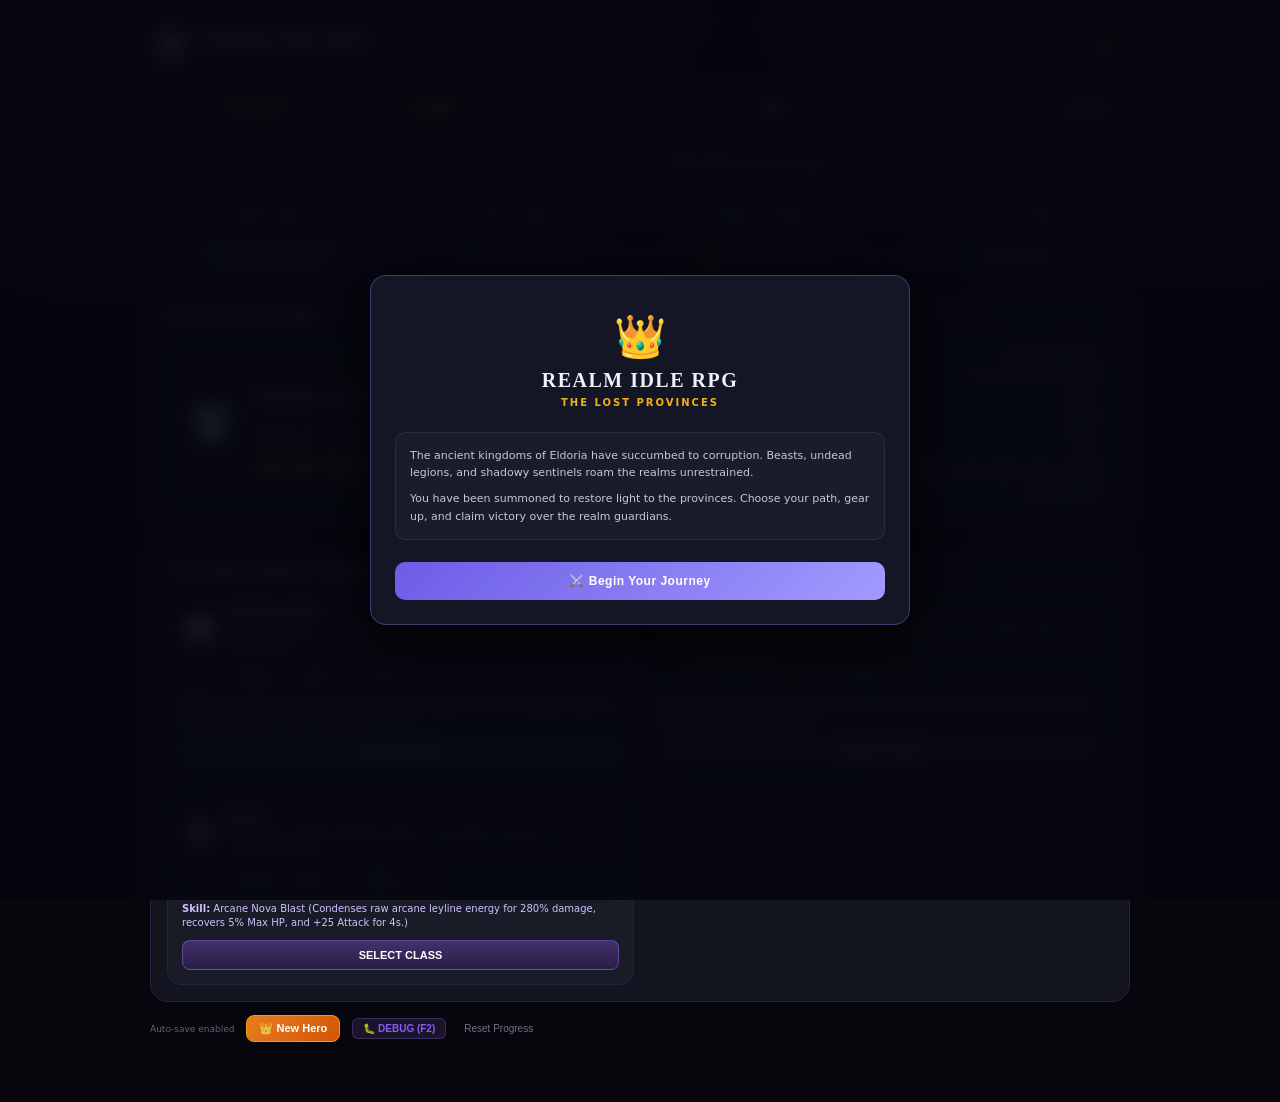
<file: index.backup.html>
<!DOCTYPE html>
<html lang="en">

<head>
    <meta charset="UTF-8">
    <meta name="viewport" content="width=device-width, initial-scale=1.0">
    <title>Realm Idle RPG</title>
    <link rel="stylesheet" href="style.css">
    <link rel="stylesheet" href="js/debug/debug.css">
</head>

<body>

    <!-- WORLD EVENT BANNER OVERLAY -->
    <div class="event-banner" id="eventBanner"></div>

    <div class="game">

        <header class="topbar">

            <div class="brand">
                <div class="brand-icon" id="heroClassIcon" title="Hero Profile & Quick System Menu (Click to Open)" tabindex="0">🛡️</div>

                <div>
                    <h1>Realm Idle RPG</h1>
                    <p><span id="heroClassName">Knight Templar</span> · Legends are forged in darkness.</p>
                </div>
            </div>

            <div class="realm-badge">
                <span>REALM</span>
                <strong id="realm">I</strong>
            </div>

        </header>


        <!-- PLAYER RESOURCES & STATS -->
        <section class="resources">

            <div class="resource gold" id="resourceGoldCard" title="Adventurer's Guild Stipend: Active adventurers receive continuous guild support">
                <span>✦ Gold <small class="guild-income-pill" id="guildIncomePill">+3/s</small></span>
                <strong id="gold">1,240</strong>
            </div>

            <div class="resource">
                <span>⚔ Attack</span>
                <strong id="power">42</strong>
            </div>

            <div class="resource hp-card">
                <span>❤️ Health</span>
                <strong><span id="playerHpCard">100</span>/<span id="playerMaxHpCard">100</span></strong>
            </div>

        </section>

        <!-- PLAYER XP & HEALTH BARS -->
        <div class="bars-container">
            <div class="xp-wrapper">
                <div class="xp-header">
                    <span>LVL <strong id="playerLevel">1</strong> · <strong id="playerNameDisplay">Hero</strong> <small
                            id="playerGenderDisplay" style="color:#a89cf6;"></small></span>
                    <span><strong id="playerXp">0</strong> / <strong id="playerXpNext">100</strong> XP</span>
                </div>
                <div class="xp-bar">
                    <div class="xp-fill" id="xpFill"></div>
                </div>
            </div>

            <div class="hp-wrapper">
                <div class="hp-bar-header">
                    <span>❤️ HERO HEALTH</span>
                    <span><strong id="playerHpText">100</strong> / <strong id="playerMaxHpText">100</strong> HP</span>
                </div>
                <div class="player-hp-bar">
                    <div class="player-hp-fill" id="playerHpFill"></div>
                </div>
            </div>
        </div>

        <!-- STATS BREAKDOWN STRIP -->
        <div class="stats-strip">
            <div class="stat-badge">🛡️ Def: <strong id="statDefense">10</strong></div>
            <div class="stat-badge">🎯 Crit: <strong id="statCrit">10%</strong></div>
            <div class="stat-badge">💨 Dodge: <strong id="statDodge">5%</strong></div>
            <div class="stat-badge">🩸 Lifesteal: <strong id="statLifesteal">0%</strong></div>
        </div>

        <!-- MAIN NAVIGATION BAR -->
        <nav class="game-nav-tabs">
            <button class="nav-tab-btn active" data-tab="character">👤 Character & Class</button>
            <button class="nav-tab-btn" data-tab="arena">⚔️ Arena & Combat</button>
            <button class="nav-tab-btn" data-tab="inventory">🎒 Inventory & Forge</button>
            <button class="nav-tab-btn" data-tab="shop">🛒 Realm Shop</button>
        </nav>

        <!-- ==================== TAB PAGE 1: ARENA & COMBAT ==================== -->
        <div class="game-tab-page" id="tab_arena">

            <!-- STAGE TRACKER BAR -->
            <div class="stage-tracker-bar" id="stageTrackerBar">
                <div class="stage-info">
                    <span>📍 <strong id="arenaRealmName">Moonlit Vale</strong> · STAGE <strong
                            id="arenaStageNum">1</strong> / 10</span>
                    <span class="boss-warning" id="arenaBossBadge">👑 BOSS AT STAGE 10</span>
                </div>
                <div class="stage-progress-track">
                    <div class="stage-progress-fill" id="stageProgressFill" style="width: 10%;"></div>
                </div>
            </div>

            <main class="arena" id="arena">

                <!-- TEMPLE SAFE ZONE BANNER (VISIBLE WHEN inTemple) -->
                <div class="temple-safe-banner" id="templeSafeBanner" style="display: none;">
                    <div class="temple-safe-inner">
                        <span class="temple-glow-icon">🏛️</span>
                        <div>
                            <h4>SANCTUARY OF REVIVAL (SAFE ZONE)</h4>
                            <p id="templeBannerText">Resting safely at the Temple. Priests have mended your wounds (50% HP). Prepare your
                                gear, then click Resume.</p>
                        </div>
                        <button type="button" id="btnResumeFromBanner" class="btn-resume-banner">⚔️ Resume
                            Battle</button>
                    </div>
                </div>

                <!-- WEATHER PARTICLES CANVAS LAYER -->
                <canvas id="weatherCanvas" class="weather-canvas"></canvas>

                <div class="stars"></div>
                <div class="moon"></div>

                <div class="enemy-container">

                    <div class="enemy" id="enemy">
                        👹
                    </div>

                    <h2 id="enemyName">
                        The Hollow Goblin
                    </h2>

                    <div class="enemy-type">
                        ANCIENT GUARDIAN
                    </div>

                    <div class="health-wrapper">

                        <div class="health-bar">
                            <div class="health-fill" id="healthFill">
                            </div>
                        </div>

                        <div class="health-text">
                            <span id="hp">72</span>
                            /
                            <span id="maxHp">100</span>
                            HP
                        </div>

                    </div>

                </div>

                <div class="battle-status" id="status">
                    ⚔ Press Strike or enable Autofight to begin
                </div>

            </main>

            <!-- PRIMARY COMBAT CONTROLS: AUTOFIGHT & MANUAL STRIKE -->
            <div class="combat-control-strip">
                <button class="btn-autofight" id="btnAutoFight">
                    <span class="autofight-icon">⚔️</span>
                    <span id="autoFightStatusText">AUTOFIGHT [OFF]</span>
                </button>
                <button class="btn-manual-strike" id="btnManualStrike">
                    ⚡ Strike Enemy
                </button>
            </div>

            <!-- COMBAT ACTION & POTIONS HUD -->
            <div class="combat-hud">
                <div class="hud-skill-box">
                    <button class="btn-cast-skill" id="btnCastSkill">
                        <span class="skill-icon" id="skillIcon">🛡️</span>
                        <div class="skill-info">
                            <strong id="skillName">Shield Slam</strong>
                            <small id="skillDesc">220% Dmg + Defense Buff</small>
                        </div>
                        <div class="skill-cd-badge" id="skillCdBadge">READY</div>
                    </button>

                    <label class="hud-toggle">
                        <input type="checkbox" id="chkAutoCast" checked>
                        <span>Auto-Cast</span>
                    </label>
                </div>

                <div class="hud-potion-box">
                    <div class="potion-belt">
                        <button class="btn-belt-pot" data-pot="potion_minor" title="Minor Potion (+50 HP)">
                            🧪 Minor <span class="pot-count" id="potCount_minor">x5</span>
                        </button>
                        <button class="btn-belt-pot" data-pot="potion_major" title="Major Potion (+180 HP)">
                            🧪 Major <span class="pot-count" id="potCount_major">x1</span>
                        </button>
                        <button class="btn-belt-pot" data-pot="potion_full" title="Elixir of Rebirth (100% HP)">
                            🏺 Full <span class="pot-count" id="potCount_full">x0</span>
                        </button>
                    </div>

                    <label class="hud-toggle">
                        <input type="checkbox" id="chkAutoPotion" checked>
                        <span>Auto-Pot &lt;35% HP</span>
                    </label>
                </div>
            </div>

            <!-- ACTIVE BUFFS STRIP -->
            <div class="active-buffs-strip" id="activeBuffsStrip"></div>

            <!-- EQUIPMENT SLOTS SECTION -->
            <section class="equipment-grid">
                <div class="eq-slot" id="eqSlot_weapon"><span class="eq-empty">Empty Weapon</span></div>
                <div class="eq-slot" id="eqSlot_armor"><span class="eq-empty">Empty Armor</span></div>
                <div class="eq-slot" id="eqSlot_ring"><span class="eq-empty">Empty Ring</span></div>
            </section>

            <!-- KINGDOM BUILDINGS SECTION -->
            <section class="kingdom-panel">
                <div class="panel-header">
                    <h2>Kingdom Domain</h2>
                    <span>INFRASTRUCTURE</span>
                </div>

                <div class="kingdom-grid">
                    <div class="bldg-card">
                        <div class="bldg-icon">🏰</div>
                        <div class="bldg-info">
                            <strong>Castle (Lv. <span id="bldgLvl_castle">1</span>)</strong>
                            <small>+25 Max HP per level</small>
                        </div>
                        <button class="bldg-btn" id="btnBldg_castle" data-bldg-upgrade="castle">
                            UPGRADE <span id="bldgCost_castle">✦ 200</span>
                        </button>
                    </div>

                    <div class="bldg-card">
                        <div class="bldg-icon">💰</div>
                        <div class="bldg-info">
                            <strong>Treasury (Lv. <span id="bldgLvl_treasury">1</span>)</strong>
                            <small>+10% Gold Income per level</small>
                        </div>
                        <button class="bldg-btn" id="btnBldg_treasury" data-bldg-upgrade="treasury">
                            UPGRADE <span id="bldgCost_treasury">✦ 300</span>
                        </button>
                    </div>

                    <div class="bldg-card">
                        <div class="bldg-icon">⚒️</div>
                        <div class="bldg-info">
                            <strong>Blacksmith (Lv. <span id="bldgLvl_blacksmith">1</span>)</strong>
                            <small>+5% Attack & Gear Mult</small>
                        </div>
                        <button class="bldg-btn" id="btnBldg_blacksmith" data-bldg-upgrade="blacksmith">
                            UPGRADE <span id="bldgCost_blacksmith">✦ 400</span>
                        </button>
                    </div>

                    <div class="bldg-card">
                        <div class="bldg-icon">🔮</div>
                        <div class="bldg-info">
                            <strong>Mage Tower (Lv. <span id="bldgLvl_mageTower">1</span>)</strong>
                            <small>+2% Crit Chance per level</small>
                        </div>
                        <button class="bldg-btn" id="btnBldg_mageTower" data-bldg-upgrade="mageTower">
                            UPGRADE <span id="bldgCost_mageTower">✦ 500</span>
                        </button>
                    </div>

                    <div class="bldg-card">
                        <div class="bldg-icon">🛡️</div>
                        <div class="bldg-info">
                            <strong>Barracks (Lv. <span id="bldgLvl_barracks">1</span>)</strong>
                            <small>+5% Base Attack per level</small>
                        </div>
                        <button class="bldg-btn" id="btnBldg_barracks" data-bldg-upgrade="barracks">
                            UPGRADE <span id="bldgCost_barracks">✦ 350</span>
                        </button>
                    </div>
                </div>
            </section>

            <!-- DYNAMIC QUESTS SECTION -->
            <section class="panel" style="margin-top: 14px;">
                <div class="panel-header">
                    <h2>Active Quests</h2>
                    <span>OBJECTIVES & REWARDS</span>
                </div>
                <div class="quests-list" id="questsList"></div>
            </section>

            <!-- BOTTOM UPGRADE GRID -->
            <section class="bottom-grid">

                <div class="panel">

                    <div class="panel-header">
                        <h2>Ascension</h2>
                        <span>UPGRADES</span>
                    </div>

                    <button class="upgrade" id="damageUpgrade">

                        <div class="upgrade-icon">
                            🗡️
                        </div>

                        <div class="upgrade-info">
                            <strong>Runed Blade</strong>

                            <small>
                                Increase attack power
                            </small>
                        </div>

                        <div class="upgrade-cost" id="damageCost">
                            ✦ 120
                        </div>

                    </button>

                    <button class="upgrade" id="incomeUpgrade">

                        <div class="upgrade-icon">
                            💰
                        </div>

                        <div class="upgrade-info">
                            <strong>Royal Treasury</strong>

                            <small>
                                Increase gold generation
                            </small>
                        </div>

                        <div class="upgrade-cost" id="incomeCost">
                            ✦ 250
                        </div>

                    </button>

                </div>

                <div class="panel">

                    <div class="panel-header">
                        <h2>Realm Gate</h2>
                        <span>PROGRESS</span>
                    </div>

                    <div class="realm-card">

                        <div class="realm-title">
                            <strong id="realmName">
                                Moonlit Vale
                            </strong>

                            <span>✦</span>
                        </div>

                        <p>
                            Enemies grow stronger.
                            Rewards become greater.
                        </p>

                        <div class="realm-actions-row">
                            <button type="button" class="btn-prev-realm" id="btnPrevRealm" title="Return to previous realm">
                                ⬅️ Travel Back
                            </button>
                            <button class="next-realm" id="nextRealm">
                                ENTER NEXT REALM
                                <span id="realmCost">✦ 1,000</span>
                            </button>
                        </div>

                        <div class="unlocked-realms-box">
                            <small>UNLOCKED REALMS FAST TRAVEL:</small>
                            <div class="unlocked-realms-chips" id="unlockedRealmsChips"></div>
                        </div>

                    </div>

                </div>

            </section>

        </div>

        <!-- ==================== TAB PAGE 2: CHARACTER & CLASS ==================== -->
        <div class="game-tab-page active" id="tab_character">

            <section class="panel">
                <div class="panel-header">
                    <h2>Hero Character Sheet</h2>
                    <span>ATTRIBUTES & STATS</span>
                </div>

                <div class="char-sheet-grid">
                    <div class="char-hero-card">
                        <div class="char-avatar" id="charSheetIcon">🛡️</div>
                        <div>
                            <h3 id="charSheetName">Knight Templar</h3>
                            <p class="char-hero-desc" id="charSheetDesc">Stalwart defender with high Defense.</p>
                            <span class="char-hero-perk" id="charSheetPerks">+50% bonus from Shields and Armor.</span>
                        </div>
                    </div>

                    <div class="char-stats-list">
                        <div class="stat-line"><span>Total Attack Power:</span> <strong id="charStatAttack">42</strong>
                        </div>
                        <div class="stat-line"><span>Total Armor Defense:</span> <strong
                                id="charStatDefense">15</strong></div>
                        <div class="stat-line"><span>Critical Strike Chance:</span> <strong
                                id="charStatCrit">10%</strong></div>
                        <div class="stat-line"><span>Critical Multiplier:</span> <strong
                                id="charStatCritDmg">1.5x</strong></div>
                        <div class="stat-line"><span>Dodge Probability:</span> <strong id="charStatDodge">5%</strong>
                        </div>
                        <div class="stat-line"><span>Lifesteal Leech:</span> <strong id="charStatLifesteal">0%</strong>
                        </div>
                        <div class="stat-line"><span>Maximum Health (HP):</span> <strong id="charStatHp">100</strong>
                        </div>
                        <div class="stat-line"><span>Passive Income:</span> <strong id="charStatGps">3g / sec</strong>
                        </div>
                    </div>
                </div>
            </section>

            <!-- ADMIN-MANAGED CLASS SELECTION -->
            <section class="panel" style="margin-top: 14px;">
                <div class="panel-header">
                    <h2>Class Hall (Admin Configured)</h2>
                    <span>CHOOSE YOUR VOCATION</span>
                </div>

                <div class="classes-grid" id="classesGrid"></div>
            </section>

        </div>

        <!-- ==================== TAB PAGE 3: INVENTORY & FORGE ==================== -->
        <div class="game-tab-page" id="tab_inventory">

            <!-- MATERIALS OVERVIEW BAR -->
            <div class="materials-bar" id="materialsBar"></div>

            <section class="panel">
                <div class="panel-header">
                    <h2>Backpack & Vault</h2>
                    <div class="inv-filter-bar">
                        <button class="inv-filter-btn active" data-inv-filter="all">All</button>
                        <button class="inv-filter-btn" data-inv-filter="equipment">Equipment</button>
                        <button class="inv-filter-btn" data-inv-filter="consumable">Consumables</button>
                    </div>
                </div>

                <div class="inv-container-grid">
                    <div class="inv-slots-grid" id="inventoryGrid"></div>

                    <!-- ITEM INSPECT / FORGE ACTION CARD -->
                    <div class="inv-details-card" id="itemDetailsPanel">
                        <div class="empty-select-hint">Select an item from your backpack to inspect, equip, upgrade, or
                            sell.</div>
                    </div>
                </div>
            </section>

            <!-- CRAFTING FORGE -->
            <section class="panel" style="margin-top: 14px;">
                <div class="panel-header">
                    <h2>Blacksmith Crafting Forge</h2>
                    <span>COMBINE MATERIALS & RECIPES</span>
                </div>
                <div class="crafting-grid" id="craftingGrid"></div>
            </section>

        </div>

        <!-- ==================== TAB PAGE 4: REALM SHOP ==================== -->
        <div class="game-tab-page" id="tab_shop">

            <section class="panel">
                <div class="panel-header">
                    <h2>Realm Merchant Post</h2>
                    <div class="inv-filter-bar">
                        <button class="shop-filter-btn active" data-shop-filter="all">All Items</button>
                        <button class="shop-filter-btn" data-shop-filter="consumable">Potions & Elixirs</button>
                        <button class="shop-filter-btn" data-shop-filter="equipment">Equipment</button>
                        <button class="shop-filter-btn" data-shop-filter="material">Materials</button>
                    </div>
                </div>

                <div class="shop-grid" id="shopGrid"></div>
            </section>

        </div>

        <!-- ==================== OFFLINE PROGRESSION MODAL ==================== -->
        <div class="offline-modal" id="offlineModal">
            <div class="offline-card">
                <div class="offline-header">
                    <h3>👑 WELCOME BACK, ADVENTURER!</h3>
                    <small>OFFLINE PROGRESSION REPORT</small>
                </div>
                <div class="offline-body">
                    <p id="offlineTimeText">You were away for 0m.</p>
                    <p id="offlineActivityText" style="color: #edc76f; font-size: 11px; margin: 4px 0 10px 0;"></p>
                    <div class="offline-stats-grid">
                        <div class="offline-stat"><span>⚔️ Foes Defeated:</span> <strong id="offStatKills">0</strong>
                        </div>
                        <div class="offline-stat"><span>✦ Gold Accumulated:</span> <strong id="offStatGold">+0</strong>
                        </div>
                        <div class="offline-stat"><span>⭐ Experience Earned:</span> <strong id="offStatXp">+0</strong>
                        </div>
                        <div class="offline-stat"><span>🧪 Potions Found:</span> <strong id="offStatPots">0</strong>
                        </div>
                    </div>
                    <div class="offline-loot-box" id="offlineLootBox"></div>
                    <button class="btn-claim-offline" id="btnClaimOffline">CLAIM ALL REWARDS</button>
                </div>
            </div>
        </div>
            <!-- ==================== NEW PLAYER ONBOARDING WIZARD MODAL ==================== -->
            <div class="onboarding-modal" id="onboardingModal">
                <div class="onboarding-card">

                    <!-- STEP 1: WELCOME & LORE -->
                    <div class="onboarding-step active" id="onboardStep_1">
                        <div class="onboard-hero-banner">
                            <span class="onboard-emblem">👑</span>
                            <h2>REALM IDLE RPG</h2>
                            <span class="onboard-tag">THE LOST PROVINCES</span>
                        </div>
                        <div class="onboard-lore">
                            <p>The ancient kingdoms of Eldoria have succumbed to corruption. Beasts, undead legions, and
                                shadowy sentinels roam the realms unrestrained.</p>
                            <p>You have been summoned to restore light to the provinces. Choose your path, gear up, and
                                claim victory over the realm guardians.</p>
                        </div>
                        <div class="onboard-actions">
                            <button type="button" class="btn-onboard-next" id="btnOnboardToStep2">⚔️ Begin Your
                                Journey</button>
                        </div>
                    </div>

                    <!-- STEP 2: NAME & GENDER SELECTION -->
                    <div class="onboarding-step" id="onboardStep_2">
                        <div class="onboard-header">
                            <h3>Character Profile</h3>
                            <small>STEP 1 OF 3: IDENTITY</small>
                        </div>
                        <div class="onboard-form-group">
                            <label>Hero Name:</label>
                            <div class="name-input-row">
                                <input type="text" id="onboardHeroName" maxlength="18"
                                    placeholder="Enter character name..." value="Roland">
                                <button type="button" class="btn-random-name" id="btnRandomName">🎲 Random</button>
                            </div>
                        </div>

                        <div class="onboard-form-group">
                            <label>Gender Selection:</label>
                            <div class="gender-btn-group" id="genderButtonGroup">
                                <button type="button" class="btn-gender active" data-gender="male">♂ Male</button>
                                <button type="button" class="btn-gender" data-gender="female">♀ Female</button>
                                <button type="button" class="btn-gender" data-gender="other">⚧ Other</button>
                            </div>
                        </div>

                        <div class="onboard-actions-row">
                            <button type="button" class="btn-onboard-back" id="btnBackToStep1">← Back</button>
                            <button type="button" class="btn-onboard-next" id="btnOnboardToStep3">Choose Class
                                →</button>
                        </div>
                    </div>

                    <!-- STEP 3: CLASS SELECTION (ADMIN MANAGED) -->
                    <div class="onboarding-step" id="onboardStep_3">
                        <div class="onboard-header">
                            <h3>Choose Your Class</h3>
                            <small>STEP 2 OF 3: COMBAT MASTERY</small>
                        </div>
                        <p class="onboard-subtext">Controlled dynamically by the Admin Panel. Choose your calling:</p>

                        <div class="onboard-class-grid" id="onboardClassGrid"></div>

                        <div class="onboard-actions-row">
                            <button type="button" class="btn-onboard-back" id="btnBackToStep2">← Back</button>
                            <button type="button" class="btn-onboard-next" id="btnOnboardToStep4">Review Starting Gear
                                →</button>
                        </div>
                    </div>

                    <!-- STEP 4: STARTING GEAR & EMBARK -->
                    <div class="onboarding-step" id="onboardStep_4">
                        <div class="onboard-header">
                            <h3>Starting Supplies & Gear</h3>
                            <small>STEP 3 OF 3: PREPARE FOR BATTLE</small>
                        </div>

                        <div class="starter-gear-summary" id="starterGearSummary"></div>

                        <div class="starter-supplies-box">
                            <strong>Starting Provisions:</strong>
                            <ul>
                                <li>🧪 5x Minor Healing Potions (Restores 50 HP)</li>
                                <li>💰 100 Gold Coins</li>
                                <li>🗺️ Travel Map: Realm I — Moonlit Vale</li>
                            </ul>
                        </div>

                        <div class="onboard-actions-row">
                            <button type="button" class="btn-onboard-back" id="btnBackToStep3">← Back</button>
                            <button type="button" class="btn-onboard-finish" id="btnOnboardEmbark">🚀 Embark to Moonlit
                                Vale (Stage 1)</button>
                        </div>
                    </div>

                </div>
            </div>

            <!-- ==================== TEMPLE OF REVIVAL MODAL ==================== -->
            <div class="temple-modal" id="templeModal">
                <div class="temple-card">
                    <div class="temple-modal-header">
                        <span class="temple-icon">🏛️</span>
                        <h3>TEMPLE OF REVIVAL</h3>
                        <small>SANCTUARY SAFE HAVEN</small>
                    </div>
                    <div class="temple-modal-body">
                        <p class="temple-revival-msg">
                            Your hero was overwhelmed in battle. The Priests of the Temple have resurrected your spirit
                            and cleansed your wounds (50% HP restored).
                        </p>
                        <div class="temple-advice-box">
                            <strong>💡 High Priest's Guidance:</strong>
                            <span>"Before venturing into the wilds again, strengthen your champion. Visit the Merchant
                                Shop for elixirs, upgrade your weapon at the Blacksmith Forge, or pray for divine
                                health."</span>
                        </div>
                        <div class="temple-modal-actions">
                            <button type="button" class="btn-temple-action" id="btnTemplePrayHeal">❤️ Pray for Divine
                                Health (+50% HP)</button>
                            <button type="button" class="btn-temple-action" id="btnTempleOpenShop">🛒 Visit Merchant
                                Shop</button>
                            <button type="button" class="btn-temple-action" id="btnTempleOpenForge">⚒️ Blacksmith
                                Forge</button>
                            <button type="button" class="btn-temple-resume-big" id="btnTempleResumeBattle">⚔️ Resume
                                Progression</button>
                        </div>
                    </div>
                </div>
            </div>

            <!-- ==================== REALM CLEARED VICTORY MODAL ==================== -->
            <div class="victory-modal" id="victoryModal">
                <div class="victory-card">
                    <div class="victory-header">
                        <span class="victory-trophy">🏆</span>
                        <h3 id="victoryTitle">REALM CLEARED!</h3>
                        <small id="victorySubtitle">GUARDIAN DEFEATED</small>
                    </div>
                    <div class="victory-body">
                        <p id="victoryMsg">You have triumphed over the boss and conquered the realm!</p>
                        <div class="victory-rewards-box">
                            <div class="reward-pill" id="vicRewardGold">💰 +300 Gold</div>
                            <div class="reward-pill" id="vicRewardXp">⭐ +150 XP</div>
                            <div class="reward-pill highlight" id="vicRewardNext">🗺️ Unlocked Next Realm!</div>
                        </div>
                        <div class="victory-actions">
                            <button type="button" class="btn-victory-travel" id="btnVictoryTravel">🗺️ Travel to Next
                                Realm</button>
                            <button type="button" class="btn-victory-stay" id="btnVictoryStay">🌾 Continue Farming
                                Here</button>
                        </div>
                    </div>
                </div>
            </div>

            <!-- ==================== HERO PROFILE & QUICK SYSTEM MENU MODAL ==================== -->
            <div class="hero-quick-menu-modal" id="heroQuickMenuModal" style="display: none;">
                <div class="hero-quick-menu-card">
                    <div class="quick-menu-header">
                        <div class="quick-hero-avatar" id="quickMenuIcon">🛡️</div>
                        <div class="quick-hero-info">
                            <h3 id="quickMenuName">Hero</h3>
                            <p><span id="quickMenuClass">Knight Templar</span> · <span id="quickMenuGender">♂ Male</span> · Lvl <span id="quickMenuLevel">1</span></p>
                            <small id="quickMenuRealm">📍 Realm I: Moonlit Vale</small>
                        </div>
                        <button type="button" class="btn-quick-close" id="btnQuickClose" title="Close Menu">&times;</button>
                    </div>
                    <div class="quick-menu-actions">
                        <button type="button" class="btn-quick-action" id="btnQuickCharSheet">
                            👤 Open Character Sheet
                        </button>
                        <button type="button" class="btn-quick-action highlight" id="btnQuickNewHero">
                            👑 Start New Hero (Onboarding)
                        </button>
                        <button type="button" class="btn-quick-action" id="btnQuickDebug">
                            🐛 Quick Debug Cheats (F2)
                        </button>
                        <button type="button" class="btn-quick-action" id="btnQuickAdmin">
                            🛠️ Open Game Manager Panel
                        </button>
                        <button type="button" class="btn-quick-action danger" id="btnQuickWipe">
                            🧹 Wipe Save & Restart Adventure
                        </button>
                    </div>
                </div>
            </div>


            <footer>

                <div class="footer-buttons">
                    <span>
                        Auto-save enabled
                    </span>
                    <button id="btnNewGame" class="btn-new-hero">
                        👑 New Hero
                    </button>

                    <button id="btnDevToggle" class="btn-dev-trigger">
                        🐛 DEBUG (F2)
                    </button>

                    <button id="reset">
                        Reset Progress
                    </button>
                </div>

            </footer>

        </div>


        <!-- TINY FAST F2 DEBUG FLOATING CARD -->
        <div class="debug-widget" id="debugWidget">

            <div class="dbg-header">
                <h4><span class="dbg-icon">🐛</span> F2 QUICK DEBUG</h4>
                <button class="dbg-close" id="debugClose">&times;</button>
            </div>

            <div class="dbg-body">

                <div class="dbg-row">
                    <span class="dbg-label">GOLD</span>
                    <div class="dbg-btn-group">
                        <button data-dbg-gold="-100">-100</button>
                        <button data-dbg-gold="100">+100</button>
                        <button data-dbg-gold="1000">+1,000</button>
                    </div>
                </div>

                <div class="dbg-row">
                    <span class="dbg-label">POWER</span>
                    <div class="dbg-btn-group">
                        <button data-dbg-power="-10">-10</button>
                        <button data-dbg-power="10">+10</button>
                        <button data-dbg-power="100">+100</button>
                    </div>
                </div>

                <div class="dbg-toggles">
                    <label class="dbg-toggle-item">
                        <input type="checkbox" id="dbgChkGod">
                        <span>☑ God Mode</span>
                    </label>

                    <label class="dbg-toggle-item">
                        <input type="checkbox" id="dbgChkOneHit">
                        <span>☑ One Hit Kill</span>
                    </label>

                    <label class="dbg-toggle-item">
                        <input type="checkbox" id="dbgChkNoCd">
                        <span>☑ No Cooldowns</span>
                    </label>
                </div>

                <div class="dbg-row">
                    <button id="dbgBtnHeal" class="dbg-btn-action">❤️ Heal Player</button>
                    <button id="dbgBtnKill" class="dbg-btn-action">⚡ Kill Enemy</button>
                </div>

                <div class="dbg-row">
                    <button id="dbgBtnSimOffline" class="dbg-btn-action">⏳ Sim 8h Offline</button>
                    <button id="dbgBtnMaxGear" class="dbg-btn-action">🛡️ Max Gear (+10)</button>
                </div>

                <div class="dbg-row">
                    <button id="dbgBtnGiveSupplies" class="dbg-btn-action">🧪 +50 Potions/Mats</button>
                    <button id="dbgBtnGiveGold" class="dbg-btn-action">💰 +100k Gold</button>
                </div>

                <div class="dbg-row">
                    <span class="dbg-label">SPEED</span>
                    <div class="dbg-speed-selector">
                        <button class="dbg-speed-btn" data-speed="0.5">0.5x</button>
                        <button class="dbg-speed-btn active" data-speed="1">1x</button>
                        <button class="dbg-speed-btn" data-speed="2">2x</button>
                        <button class="dbg-speed-btn" data-speed="5">5x</button>
                        <button class="dbg-speed-btn" data-speed="10">10x</button>
                    </div>
                </div>

                <button id="dbgBtnWipeRestart" class="dbg-btn-action" style="background: linear-gradient(135deg, #d63031, #b71540); color: white; font-weight: bold; width: 100%; margin-bottom: 8px;">
                    🧹 Wipe Save & Start Whole New Adventure
                </button>

                <button id="dbgBtnOpenManager" class="dbg-btn-manager">
                    🛠️ Open Game Manager App
                </button>

            </div>

        </div>

        <!-- DATA MODULES -->
        <script src="js/data/heroes.js"></script>
        <script src="js/data/mobs.js"></script>
        <script src="js/data/maps.js"></script>
        <script src="js/data/weather.js"></script>
        <script src="js/data/events.js"></script>
        <script src="js/data/items.js"></script>
        <script src="js/data/scenarios.js"></script>

        <!-- CORE STATE -->
        <script src="js/core/state.js"></script>

        <!-- SYSTEMS -->
        <script src="js/systems/combat.js"></script>
        <script src="js/systems/spawning.js"></script>
        <script src="js/systems/maps.js"></script>
        <script src="js/systems/weather.js"></script>
        <script src="js/systems/time.js"></script>
        <script src="js/systems/events.js"></script>
        <script src="js/systems/scenarios.js"></script>
        <script src="js/systems/inventory.js"></script>
        <script src="js/systems/kingdom.js"></script>
        <script src="js/systems/quests.js"></script>
        <script src="js/systems/journal.js"></script>

        <!-- DEV & API CONTROLLERS -->
        <script src="js/dev/devMode.js"></script>
        <script src="js/dev/devPanel.js"></script>
        <script src="js/dev/commands.js"></script>
        <script src="js/api/gameApi.js"></script>
        <script src="js/debug/debug.js"></script>

        <!-- BOOTSTRAPPER -->
        <script src="js/main.js"></script>

</body>

</html>
</file>
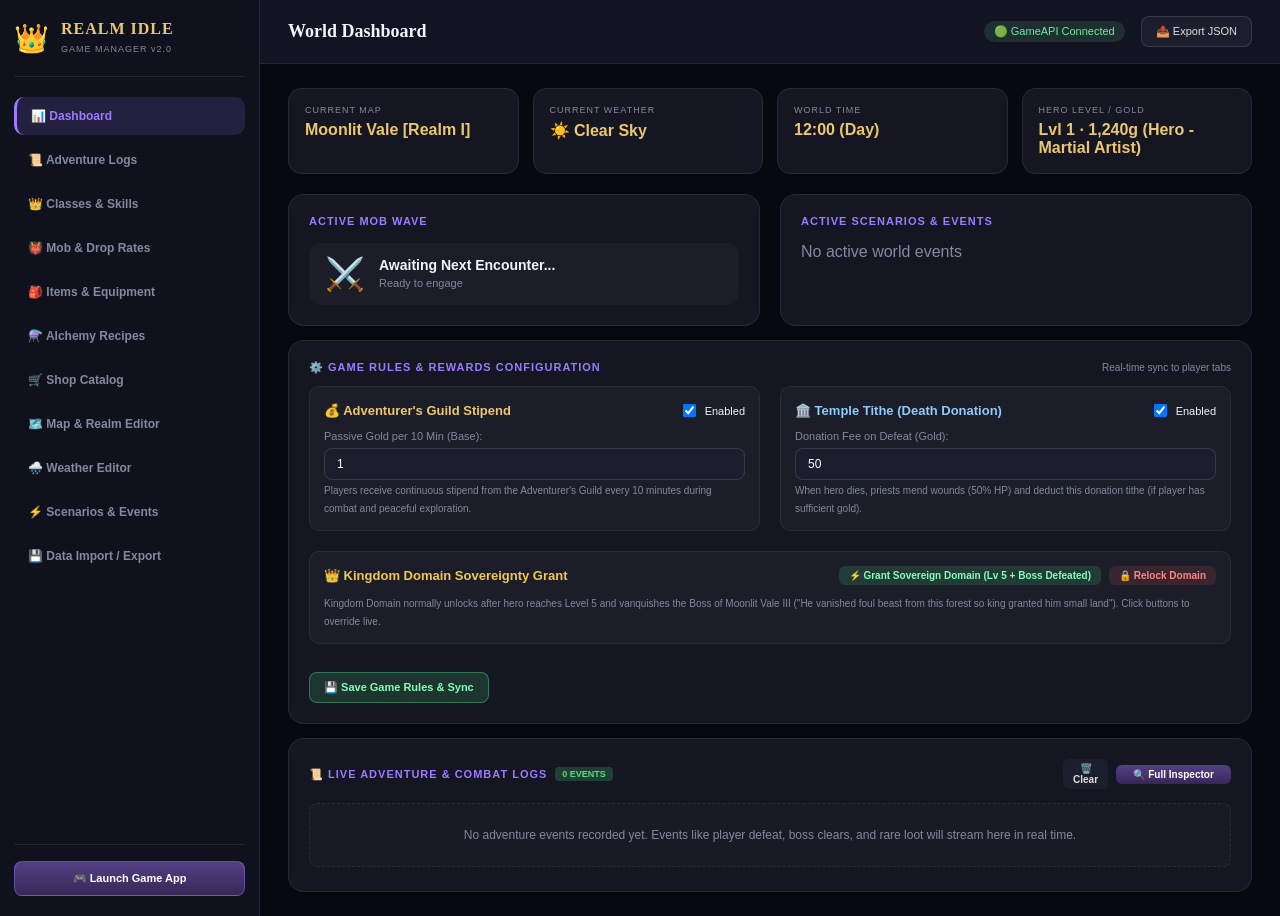
<file: manager.html>
<!DOCTYPE html>
<html lang="en">
<head>
    <meta charset="UTF-8">
    <meta name="viewport" content="width=device-width, initial-scale=1.0">
    <title>Realm Idle — Game Manager</title>
    <link rel="stylesheet" href="manager.css">
</head>

<body>

<div class="mgr-app">

    <!-- MOBILE SIDEBAR BACKDROP -->
    <div class="mgr-sidebar-backdrop" id="mgrSidebarBackdrop"></div>

    <!-- SIDEBAR NAV -->
    <aside class="mgr-sidebar" id="mgrSidebar">

        <div class="mgr-brand">
            <span class="mgr-logo">👑</span>
            <div style="flex:1;">
                <h2>REALM IDLE</h2>
                <small>GAME MANAGER v2.0</small>
            </div>
            <button type="button" class="btn-sidebar-close" id="btnSidebarClose" aria-label="Close menu">✕</button>
        </div>

        <nav class="mgr-nav">
            <button class="mgr-nav-btn active" data-mgr-tab="dashboard">📊 Dashboard</button>
            <button class="mgr-nav-btn" data-mgr-tab="logs">📜 Adventure Logs</button>
            <button class="mgr-nav-btn" data-mgr-tab="classes">👑 Classes & Skills</button>
            <button class="mgr-nav-btn" data-mgr-tab="mobs">👹 Mob & Drop Rates</button>
            <button class="mgr-nav-btn" data-mgr-tab="items">🎒 Items & Equipment</button>
            <button class="mgr-nav-btn" data-mgr-tab="alchemy">⚗️ Alchemy Recipes</button>
            <button class="mgr-nav-btn" data-mgr-tab="shop">🛒 Shop Catalog</button>
            <button class="mgr-nav-btn" data-mgr-tab="maps">🗺️ Map & Realm Editor</button>
            <button class="mgr-nav-btn" data-mgr-tab="weather">🌧️ Weather Editor</button>
            <button class="mgr-nav-btn" data-mgr-tab="events">⚡ Scenarios & Events</button>
            <button class="mgr-nav-btn" data-mgr-tab="data">💾 Data Import / Export</button>
        </nav>

        <div class="mgr-sidebar-footer">
            <button id="btnReturnToGame" class="btn-primary">🎮 Launch Game App</button>
        </div>

    </aside>

    <!-- MAIN DASHBOARD CONTENT -->
    <main class="mgr-main">

        <!-- HEADER TOPBAR -->
        <header class="mgr-header">
            <div class="mgr-header-left">
                <button type="button" id="btnMgrToggleSidebar" class="btn-mgr-hamburger" aria-label="Toggle Navigation">☰</button>
                <h3 id="mgrHeaderTitle">World Dashboard</h3>
            </div>

            <div class="mgr-header-actions">
                <span class="mgr-status-badge">🟢 GameAPI Connected</span>
                <button id="btnMgrExport" class="btn-secondary">📤 Export JSON</button>
            </div>
        </header>

        <div class="mgr-content">

            <!-- TAB 1: DASHBOARD -->
            <div class="mgr-tab-content active" id="tab_dashboard">
                <div class="mgr-metrics-grid">
                    <div class="metric-card">
                        <span class="metric-label">CURRENT MAP</span>
                        <strong id="dashMap">Moonlit Vale</strong>
                    </div>

                    <div class="metric-card">
                        <span class="metric-label">CURRENT WEATHER</span>
                        <strong id="dashWeather">Clear Sky</strong>
                    </div>

                    <div class="metric-card">
                        <span class="metric-label">WORLD TIME</span>
                        <strong id="dashTime">12:00 (Day)</strong>
                    </div>

                    <div class="metric-card">
                        <span class="metric-label">HERO LEVEL / GOLD</span>
                        <strong id="dashHero">Lvl 1 · 1,240g</strong>
                    </div>
                </div>

                <div class="mgr-grid-2">
                    <div class="mgr-card">
                        <h4>ACTIVE MOB WAVE</h4>
                        <div id="dashActiveMob" class="mgr-active-mob">
                            <span class="mob-emoji">👹</span>
                            <div>
                                <strong id="dashMobName">The Hollow Goblin</strong>
                                <small id="dashMobHp">100 / 100 HP</small>
                            </div>
                        </div>
                    </div>

                    <div class="mgr-card">
                        <h4>ACTIVE SCENARIOS & EVENTS</h4>
                        <div id="dashActiveEvent" class="mgr-active-event">
                            <span>No active world events</span>
                        </div>
                    </div>
                </div>

                <!-- GAME RULES & REWARDS CONFIGURATION -->
                <div class="mgr-card" style="margin-top: 14px;">
                    <div class="mgr-card-toolbar">
                        <h4 style="margin:0;">⚙️ GAME RULES & REWARDS CONFIGURATION</h4>
                        <span style="font-size:10px; color:#85899f;">Real-time sync to player tabs</span>
                    </div>

                    <form id="formGameRules" class="mgr-form" style="margin-top: 12px;">
                        <div class="mgr-grid-2">
                            <!-- ADVENTURER'S GUILD STIPEND -->
                            <div style="background: rgba(255,255,255,0.03); padding: 14px; border-radius: 10px; border: 1px solid rgba(255,255,255,0.06);">
                                <div style="display: flex; justify-content: space-between; align-items: center; margin-bottom: 10px;">
                                    <strong style="color: #edc76f; font-size: 13px;">💰 Adventurer's Guild Stipend</strong>
                                    <label class="hud-toggle" style="margin: 0; display: inline-flex; align-items: center; gap: 6px; cursor: pointer;">
                                        <input type="checkbox" id="cfg_guildIncomeEnabled" checked>
                                        <span style="font-size: 11px;">Enabled</span>
                                    </label>
                                </div>
                                <div class="form-group">
                                    <label>Passive Gold per 10 Min (Base):</label>
                                    <input type="number" id="cfg_guildIncomeRate" value="1" min="0" max="10000">
                                </div>
                                <small style="color: #85899f; font-size: 10px;">Players receive continuous stipend from the Adventurer's Guild every 10 minutes during combat and peaceful exploration.</small>
                            </div>

                            <!-- TEMPLE OF REVIVAL TITHE -->
                            <div style="background: rgba(255,255,255,0.03); padding: 14px; border-radius: 10px; border: 1px solid rgba(255,255,255,0.06);">
                                <div style="display: flex; justify-content: space-between; align-items: center; margin-bottom: 10px;">
                                    <strong style="color: #90caf9; font-size: 13px;">🏛️ Temple Tithe (Death Donation)</strong>
                                    <label class="hud-toggle" style="margin: 0; display: inline-flex; align-items: center; gap: 6px; cursor: pointer;">
                                        <input type="checkbox" id="cfg_templeDonationEnabled" checked>
                                        <span style="font-size: 11px;">Enabled</span>
                                    </label>
                                </div>
                                <div class="form-group">
                                    <label>Donation Fee on Defeat (Gold):</label>
                                    <input type="number" id="cfg_templeDonationCost" value="50" min="0" max="100000">
                                </div>
                                <small style="color: #85899f; font-size: 10px;">When hero dies, priests mend wounds (50% HP) and deduct this donation tithe (if player has sufficient gold).</small>
                            </div>

                            <!-- KINGDOM DOMAIN SOVEREIGNTY GRANT -->
                            <div style="background: rgba(255,255,255,0.03); padding: 14px; border-radius: 10px; border: 1px solid rgba(255,255,255,0.06); grid-column: span 2;">
                                <div style="display: flex; justify-content: space-between; align-items: center; margin-bottom: 8px;">
                                    <strong style="color: #f2c94c; font-size: 13px;">👑 Kingdom Domain Sovereignty Grant</strong>
                                    <div style="display: flex; gap: 8px;">
                                        <button type="button" id="btnGmUnlockKingdom" class="btn-success btn-xs">⚡ Grant Sovereign Domain (Lv 5 + Boss Defeated)</button>
                                        <button type="button" id="btnGmLockKingdom" class="btn-danger btn-xs">🔒 Relock Domain</button>
                                    </div>
                                </div>
                                <small style="color: #85899f; font-size: 10px;">Kingdom Domain normally unlocks after hero reaches Level 5 and vanquishes the Boss of Moonlit Vale III ("He vanished foul beast from this forest so king granted him small land"). Click buttons to override live.</small>
                            </div>
                        </div>

                        <div class="form-actions" style="margin-top: 14px;">
                            <button type="submit" class="btn-success">💾 Save Game Rules & Sync</button>
                        </div>
                    </form>
                </div>

                <!-- LIVE ADVENTURE & COMBAT LOGS STREAM -->
                <div class="mgr-card" style="margin-top: 14px;">
                    <div class="mgr-card-toolbar">
                        <div style="display:flex; align-items:center; gap:8px;">
                            <h4 style="margin:0;">📜 LIVE ADVENTURE & COMBAT LOGS</h4>
                            <span class="mgr-badge badge-uncommon" id="dashLogsCount">0 Events</span>
                        </div>
                        <div style="display:flex; align-items:center; gap:8px;">
                            <button type="button" id="btnDashClearLogs" class="btn-xs btn-secondary">🗑️ Clear</button>
                            <button type="button" id="btnDashViewAllLogs" class="btn-xs btn-primary">🔍 Full Inspector</button>
                        </div>
                    </div>
                    <div class="mgr-logs-stream" id="dashLogsStream">
                        <!-- Populated dynamically -->
                    </div>
                </div>
            </div>

            <!-- TAB: ADVENTURE LOGS INSPECTOR -->
            <div class="mgr-tab-content" id="tab_logs">
                <div class="mgr-card">
                    <div class="mgr-card-toolbar">
                        <div style="display:flex; align-items:center; gap:10px;">
                            <h4 style="margin:0;">PLAYER ADVENTURE & COMBAT EVENT LOGS</h4>
                            <span class="mgr-status-badge">🟢 Real-Time Capture</span>
                        </div>
                        <div style="display:flex; align-items:center; gap:8px;">
                            <button type="button" id="btnExportLogs" class="btn-secondary btn-xs">📥 Export Logs</button>
                            <button type="button" id="btnClearLogs" class="btn-danger btn-xs">🗑️ Clear All Logs</button>
                        </div>
                    </div>

                    <!-- LOG FILTERS & SEARCH -->
                    <div class="mgr-logs-controls">
                        <div class="mgr-log-filter-pills" id="logFilterPills">
                            <button type="button" class="log-filter-pill active" data-log-filter="all">All Events (<span id="countLogAll">0</span>)</button>
                            <button type="button" class="log-filter-pill filter-death" data-log-filter="death">💀 Defeats & Revivals (<span id="countLogDeath">0</span>)</button>
                            <button type="button" class="log-filter-pill filter-boss" data-log-filter="boss">🏆 Boss & Clears (<span id="countLogBoss">0</span>)</button>
                            <button type="button" class="log-filter-pill filter-loot" data-log-filter="loot">🎁 Rare Loot (<span id="countLogLoot">0</span>)</button>
                            <button type="button" class="log-filter-pill filter-level" data-log-filter="level">⭐ Level Ups (<span id="countLogLevel">0</span>)</button>
                            <button type="button" class="log-filter-pill filter-travel" data-log-filter="travel">🗺️ Realm Travel (<span id="countLogTravel">0</span>)</button>
                            <button type="button" class="log-filter-pill filter-system" data-log-filter="system">⚙️ System (<span id="countLogSystem">0</span>)</button>
                        </div>
                        <input type="text" id="logSearchInput" class="mgr-search-input" placeholder="🔍 Search event logs (e.g. 'fell in battle', 'Temple', 'Boss', 'Loot')...">
                    </div>

                    <!-- LOGS FEED -->
                    <div class="mgr-logs-feed" id="mgrLogsFeed">
                        <!-- Populated dynamically -->
                    </div>
                </div>
            </div>

            <!-- TAB: CLASSES & SKILLS EDITOR -->
            <div class="mgr-tab-content" id="tab_classes">
                <div class="mgr-grid-2">
                    <div class="mgr-card">
                        <div class="mgr-card-toolbar">
                            <h4 style="margin:0;">HERO CLASSES</h4>
                            <button type="button" id="btnNewClass" class="btn-success btn-xs">➕ New Class</button>
                        </div>
                        <input type="text" id="classSearchInput" class="mgr-search-input" placeholder="🔍 Search classes...">
                        <div class="mgr-list" id="mgrClassList"></div>
                    </div>

                    <div class="mgr-card">
                        <h4 id="classFormTitle">CREATE / EDIT HERO CLASS & SKILLS</h4>
                        <form id="formClassEditor" class="mgr-form">
                            <div class="form-row">
                                <div class="form-group">
                                    <label>Class ID Key:</label>
                                    <input type="text" id="classEdit_id" required placeholder="e.g. paladin">
                                </div>
                                <div class="form-group">
                                    <label>Class Name:</label>
                                    <input type="text" id="classEdit_name" required placeholder="e.g. Paladin">
                                </div>
                            </div>

                            <div class="form-row">
                                <div class="form-group">
                                    <label>Class Icon Emoji:</label>
                                    <input type="text" id="classEdit_icon" value="🛡️">
                                </div>
                                <div class="form-group">
                                    <label>Required Hero Level:</label>
                                    <input type="number" id="classEdit_reqLevel" value="1">
                                </div>
                            </div>

                            <div class="form-group">
                                <label style="display:flex; align-items:center; gap:8px; cursor:pointer;">
                                    <input type="checkbox" id="classEdit_unlocked" checked>
                                    <span>Unlocked & Available to Players</span>
                                </label>
                            </div>

                            <div class="form-row">
                                <div class="form-group">
                                    <label>Base HP:</label>
                                    <input type="number" id="classEdit_hp" value="120">
                                </div>
                                <div class="form-group">
                                    <label>Base Attack:</label>
                                    <input type="number" id="classEdit_atk" value="12">
                                </div>
                            </div>

                            <div class="form-row">
                                <div class="form-group">
                                    <label>Base Defense:</label>
                                    <input type="number" id="classEdit_def" value="10">
                                </div>
                                <div class="form-group">
                                    <label>Base Dodge (0 - 1.0):</label>
                                    <input type="number" step="0.01" id="classEdit_dodge" value="0.05">
                                </div>
                            </div>

                            <div class="form-row">
                                <div class="form-group">
                                    <label>Crit Chance (0 - 1.0):</label>
                                    <input type="number" step="0.01" id="classEdit_crit" value="0.05">
                                </div>
                                <div class="form-group">
                                    <label>Lifesteal (0 - 1.0):</label>
                                    <input type="number" step="0.01" id="classEdit_lifesteal" value="0">
                                </div>
                            </div>

                            <h5 style="margin: 6px 0 0 0; color: #edc76f; font-size: 11px;">ACTIVE COMBAT SKILL CONFIGURATION</h5>

                            <div class="form-row">
                                <div class="form-group">
                                    <label>Skill Name:</label>
                                    <input type="text" id="classEdit_skillName" value="Shield Slam">
                                </div>
                                <div class="form-group">
                                    <label>Skill Icon:</label>
                                    <input type="text" id="classEdit_skillIcon" value="🛡️💥">
                                </div>
                            </div>

                            <div class="form-row">
                                <div class="form-group">
                                    <label>Cooldown (Seconds):</label>
                                    <input type="number" id="classEdit_skillCd" value="8">
                                </div>
                                <div class="form-group">
                                    <label>Damage Multiplier (e.g. 2.2 = 220%):</label>
                                    <input type="number" step="0.1" id="classEdit_skillMult" value="2.2">
                                </div>
                            </div>

                            <div class="form-group">
                                <label>Skill Description:</label>
                                <input type="text" id="classEdit_skillDesc" value="Slams enemy with heavy shield for massive damage and stuns briefly.">
                            </div>

                            <h5 style="margin: 12px 0 6px 0; color: #edc76f; font-size: 11px; letter-spacing: 1px;">VOCATION ASCENSION PROMOTIONS (LEVEL 10 & 20 MILESTONES)</h5>

                            <div style="background: rgba(255,255,255,0.03); border: 1px solid rgba(255,255,255,0.08); border-radius: 8px; padding: 10px; margin-bottom: 8px;">
                                <strong style="color: #60a5fa; font-size: 12px;">Rank 2 Milestone (Required Level: 10)</strong>
                                <div class="form-row" style="margin-top: 6px;">
                                    <div class="form-group">
                                        <label>Rank 2 Title:</label>
                                        <input type="text" id="classEdit_r2_title" value="Veteran">
                                    </div>
                                    <div class="form-group">
                                        <label>Gold Cost:</label>
                                        <input type="number" id="classEdit_r2_gold" value="500">
                                    </div>
                                </div>
                                <div class="form-row">
                                    <div class="form-group">
                                        <label>Required Materials (e.g. ironOre:15, wood:10):</label>
                                        <input type="text" id="classEdit_r2_mats" value="ironOre:15, wood:10" placeholder="e.g. ironOre:15, wood:10">
                                    </div>
                                    <div class="form-group">
                                        <label>Bonus Stats (e.g. attack:15, defense:20, hp:100):</label>
                                        <input type="text" id="classEdit_r2_stats" value="attack:15, defense:20, hp:100" placeholder="e.g. attack:15, defense:20, hp:100">
                                    </div>
                                </div>
                            </div>

                            <div style="background: rgba(255,255,255,0.03); border: 1px solid rgba(255,255,255,0.08); border-radius: 8px; padding: 10px; margin-bottom: 8px;">
                                <strong style="color: #a78bfa; font-size: 12px;">Rank 3 Milestone (Required Level: 20)</strong>
                                <div class="form-row" style="margin-top: 6px;">
                                    <div class="form-group">
                                        <label>Rank 3 Title:</label>
                                        <input type="text" id="classEdit_r3_title" value="Master">
                                    </div>
                                    <div class="form-group">
                                        <label>Gold Cost:</label>
                                        <input type="number" id="classEdit_r3_gold" value="2500">
                                    </div>
                                </div>
                                <div class="form-row">
                                    <div class="form-group">
                                        <label>Required Materials (e.g. crystal:10, dragonScale:5):</label>
                                        <input type="text" id="classEdit_r3_mats" value="crystal:10, dragonScale:5" placeholder="e.g. crystal:10, dragonScale:5">
                                    </div>
                                    <div class="form-group">
                                        <label>Bonus Stats (e.g. attack:40, defense:50, hp:300):</label>
                                        <input type="text" id="classEdit_r3_stats" value="attack:40, defense:50, hp:300" placeholder="e.g. attack:40, defense:50, hp:300">
                                    </div>
                                </div>
                            </div>

                            <h5 style="margin: 12px 0 6px 0; color: #edc76f; font-size: 11px; letter-spacing: 1px;">DIVINE PASSIVES & BLESSINGS ("BLESSED BY THE GODS")</h5>
                            <div style="background: rgba(255,255,255,0.03); border: 1px solid rgba(255,255,255,0.08); border-radius: 8px; padding: 10px; margin-bottom: 10px;">
                                <div style="display: flex; justify-content: space-between; align-items: center; margin-bottom: 8px;">
                                    <span style="font-size: 11px; color: #85899f;">Passives awarded on hero level milestones</span>
                                    <button type="button" id="btnClassAddPassive" class="btn-success btn-xs">➕ Add Passive</button>
                                </div>
                                <div id="classPassivesContainer" style="display: flex; flex-direction: column; gap: 8px; max-height: 240px; overflow-y: auto; padding-right: 4px;"></div>
                            </div>

                            <div class="form-actions">
                                <button type="submit" class="btn-success">💾 Save Class</button>
                                <button type="button" id="btnDeleteClass" class="btn-danger">🗑️ Delete Class</button>
                                <button type="button" id="btnApplyClassToPlayer" class="btn-primary">👑 Select For Player</button>
                            </div>
                        </form>
                    </div>
                </div>
            </div>

            <!-- TAB 2: MOBS & AI EDITOR -->
            <div class="mgr-tab-content" id="tab_mobs">
                <div class="mgr-grid-2">
                    <div class="mgr-card">
                        <div class="mgr-card-toolbar">
                            <h4 style="margin:0;">MOB DEFINITIONS</h4>
                            <button type="button" id="btnNewMob" class="btn-success btn-xs">➕ New Mob</button>
                        </div>
                        <input type="text" id="mobSearchInput" class="mgr-search-input" placeholder="🔍 Search mobs by name or type...">
                        <div class="mgr-list" id="mgrMobList"></div>
                    </div>

                    <div class="mgr-card">
                        <h4 id="mobFormTitle">CREATE / EDIT MOB TEMPLATE</h4>
                        <form id="formMobEditor" class="mgr-form">
                            <div class="form-row">
                                <div class="form-group">
                                    <label>Mob ID Key:</label>
                                    <input type="text" id="mobEdit_id" required placeholder="e.g. shadow_dragon">
                                </div>
                                <div class="form-group">
                                    <label>Mob Name:</label>
                                    <input type="text" id="mobEdit_name" required placeholder="e.g. Shadow Dragon">
                                </div>
                            </div>

                            <div class="form-row">
                                <div class="form-group">
                                    <label>Icon Emoji:</label>
                                    <input type="text" id="mobEdit_icon" value="🐉">
                                </div>
                                <div class="form-group">
                                    <label>Type Tag:</label>
                                    <input type="text" id="mobEdit_type" value="ANCIENT BEAST">
                                </div>
                            </div>

                            <div class="form-row">
                                <div class="form-group">
                                    <label>Base HP:</label>
                                    <input type="number" id="mobEdit_hp" value="5000">
                                </div>
                                <div class="form-group">
                                    <label>Base Attack:</label>
                                    <input type="number" id="mobEdit_dmg" value="250">
                                </div>
                            </div>

                            <div class="form-row">
                                <div class="form-group">
                                    <label>Gold Reward:</label>
                                    <input type="number" id="mobEdit_gold" value="1000">
                                </div>
                                <div class="form-group">
                                    <label>XP Reward:</label>
                                    <input type="number" id="mobEdit_xp" value="500">
                                </div>
                            </div>

                            <div class="form-group">
                                <label>Loot Drop Chance (0.0 - 1.0):</label>
                                <input type="number" step="0.05" id="mobEdit_dropChance" value="0.45" min="0" max="1">
                            </div>

                            <div class="form-row">
                                <div class="form-group">
                                    <label class="hud-toggle" style="margin-top: 8px; display: inline-flex; align-items: center; gap: 6px; cursor: pointer;">
                                        <input type="checkbox" id="mobEdit_isBoss">
                                        <span style="font-size: 11px;">👑 Designate as Boss Mob (Stage 10 Guardian)</span>
                                    </label>
                                </div>
                                <div class="form-group">
                                    <label class="hud-toggle" style="margin-top: 8px; display: inline-flex; align-items: center; gap: 6px; cursor: pointer;">
                                        <input type="checkbox" id="mobEdit_isUniversal">
                                        <span style="font-size: 11px;">🌐 Universal Mob (Can spawn in all realms)</span>
                                    </label>
                                </div>
                            </div>

                            <div class="form-group">
                                <label>Assigned Realm Map:</label>
                                <select id="mobEdit_assignedMap">
                                    <option value="all">All Realms (Universal)</option>
                                </select>
                            </div>

                            <!-- VISUAL DROP TABLE BUILDER -->
                            <div class="drop-builder-section">
                                <div class="drop-builder-header">
                                    <h5>🎯 LOOT DROP TABLE (DYNAMIC SLOTS)</h5>
                                    <button type="button" id="btnAddDropRow" class="btn-secondary btn-xs">➕ Add Drop</button>
                                </div>
                                <div class="drop-rows-container" id="mobDropRowsContainer"></div>
                            </div>

                            <div class="form-actions">
                                <button type="submit" class="btn-success">💾 Save Mob Definition</button>
                                <button type="button" id="btnDeleteMob" class="btn-danger">🗑️ Delete Mob</button>
                                <button type="button" id="btnSpawnEditedMob" class="btn-primary">⚡ Spawn Instantly</button>
                            </div>
                        </form>
                    </div>
                </div>
            </div>

            <!-- TAB: ITEMS & DROP RATES EDITOR -->
            <div class="mgr-tab-content" id="tab_items">
                <div class="mgr-grid-2">
                    <div class="mgr-card">
                        <div class="mgr-card-toolbar">
                            <h4 style="margin:0;">ITEMS CATALOG</h4>
                            <button type="button" id="btnNewItem" class="btn-success btn-xs">➕ New Item</button>
                        </div>
                        <div class="mgr-search-bar-row">
                            <input type="text" id="itemSearchInput" class="mgr-search-input" style="margin-bottom:0;" placeholder="🔍 Search items...">
                            <select id="mgrItemFilter" style="background:#1c1e2e; border:1px solid rgba(255,255,255,0.12); color:#fff; font-size:10px; border-radius:6px; padding:4px 8px;">
                                <option value="all">All Items</option>
                                <option value="weapon">Weapons</option>
                                <option value="armor">Armor</option>
                                <option value="ring">Rings</option>
                                <option value="consumable">Consumables</option>
                                <option value="material">Materials</option>
                            </select>
                        </div>
                        <div class="mgr-list" id="mgrItemList"></div>
                    </div>

                    <div class="mgr-card">
                        <h4 id="itemFormTitle">CREATE / EDIT ITEM DEFINITION</h4>
                        <form id="formItemEditor" class="mgr-form">
                            <div class="form-row">
                                <div class="form-group">
                                    <label>Item ID Key:</label>
                                    <input type="text" id="itemEdit_id" required placeholder="e.g. void_blade">
                                </div>
                                <div class="form-group">
                                    <label>Item Name:</label>
                                    <input type="text" id="itemEdit_name" required placeholder="e.g. Void Blade">
                                </div>
                            </div>

                            <div class="form-row">
                                <div class="form-group">
                                    <label>Slot / Type:</label>
                                    <select id="itemEdit_slot">
                                        <option value="weapon">Weapon</option>
                                        <option value="armor">Armor</option>
                                        <option value="ring">Ring / Accessory</option>
                                        <option value="consumable">Consumable</option>
                                        <option value="material">Crafting Material</option>
                                    </select>
                                </div>
                                <div class="form-group">
                                    <label>Rarity Tier:</label>
                                    <select id="itemEdit_rarity">
                                        <option value="common">Common (White)</option>
                                        <option value="uncommon">Uncommon (Green)</option>
                                        <option value="rare">Rare (Blue)</option>
                                        <option value="epic">Epic (Purple)</option>
                                        <option value="legendary">Legendary (Gold)</option>
                                    </select>
                                </div>
                            </div>

                            <div class="form-row">
                                <div class="form-group">
                                    <label>Icon Emoji:</label>
                                    <input type="text" id="itemEdit_icon" value="⚔️">
                                </div>
                                <div class="form-group">
                                    <label>Sell Value (Gold):</label>
                                    <input type="number" id="itemEdit_sellValue" value="150">
                                </div>
                            </div>

                            <div class="form-row">
                                <div class="form-group">
                                    <label>Attack Bonus:</label>
                                    <input type="number" id="itemEdit_atk" value="25">
                                </div>
                                <div class="form-group">
                                    <label>Defense Bonus:</label>
                                    <input type="number" id="itemEdit_def" value="0">
                                </div>
                            </div>

                            <div class="form-row">
                                <div class="form-group">
                                    <label>HP Bonus:</label>
                                    <input type="number" id="itemEdit_hp" value="0">
                                </div>
                                <div class="form-group">
                                    <label>Dodge Bonus (0 - 1.0):</label>
                                    <input type="number" step="0.01" id="itemEdit_dodge" value="0">
                                </div>
                            </div>

                            <div class="form-row">
                                <div class="form-group">
                                    <label>Crit Bonus (0.0 - 1.0):</label>
                                    <input type="number" step="0.01" id="itemEdit_crit" value="0.05">
                                </div>
                                <div class="form-group">
                                    <label>Lifesteal Bonus (0.0 - 1.0):</label>
                                    <input type="number" step="0.01" id="itemEdit_lifesteal" value="0.02">
                                </div>
                            </div>

                            <div class="form-group">
                                <label>Description:</label>
                                <input type="text" id="itemEdit_desc" value="A blade forged from the dark fabric of the void.">
                            </div>

                            <div class="form-actions">
                                <button type="submit" class="btn-success">💾 Save Item</button>
                                <button type="button" id="btnDeleteItem" class="btn-danger">🗑️ Delete Item</button>
                                <button type="button" id="btnGiveItemToPlayer" class="btn-primary">🎁 Grant 1 to Player</button>
                            </div>
                        </form>
                    </div>
                </div>
            </div>

            <!-- TAB: SHOP CATALOG MANAGER -->
            <div class="mgr-tab-content" id="tab_shop">
                <div class="mgr-grid-2">
                    <div class="mgr-card">
                        <div class="mgr-card-toolbar">
                            <h4 style="margin:0;">SHOP MERCHANDISE</h4>
                            <div style="display:flex; gap:6px;">
                                <button type="button" id="btnResetShopData" class="btn-warning btn-xs" title="Restore official progressive catalog">↺ Restore Defaults</button>
                                <button type="button" id="btnNewShopItem" class="btn-success btn-xs">➕ New Listing</button>
                            </div>
                        </div>
                        <input type="text" id="shopSearchInput" class="mgr-search-input" placeholder="🔍 Search shop catalog...">
                        <div class="mgr-list" id="mgrShopList"></div>
                    </div>

                    <div class="mgr-card">
                        <h4 id="shopFormTitle">CREATE / EDIT SHOP ITEM</h4>
                        <form id="formShopEditor" class="mgr-form">
                            <div class="form-row">
                                <div class="form-group">
                                    <label>Shop Item ID:</label>
                                    <input type="text" id="shopEdit_id" required placeholder="e.g. shop_potion_full">
                                </div>
                                <div class="form-group">
                                    <label>Display Name:</label>
                                    <input type="text" id="shopEdit_name" required placeholder="e.g. Supreme Rejuvenation Potion">
                                </div>
                            </div>

                            <div class="form-row">
                                <div class="form-group">
                                    <label>Category:</label>
                                    <select id="shopEdit_category">
                                        <option value="consumable">Consumable (Potion / Elixir)</option>
                                        <option value="weapon">Weapon</option>
                                        <option value="armor">Armor</option>
                                        <option value="ring">Ring / Accessory</option>
                                        <option value="material">Crafting Material</option>
                                    </select>
                                </div>
                                <div class="form-group">
                                    <label>Icon Emoji:</label>
                                    <input type="text" id="shopEdit_icon" value="🧪">
                                </div>
                            </div>

                            <div class="form-row">
                                <div class="form-group">
                                    <label>Linked Item ID or Mat Key:</label>
                                    <input type="text" id="shopEdit_itemId" required placeholder="e.g. potion_full or iron_ore">
                                </div>
                                <div class="form-group">
                                    <label>Material Qty (if Material):</label>
                                    <input type="number" id="shopEdit_matQty" value="5">
                                </div>
                            </div>

                            <div class="form-row">
                                <div class="form-group">
                                    <label>Price in Gold:</label>
                                    <input type="number" id="shopEdit_costGold" value="500">
                                </div>
                                <div class="form-group">
                                    <label>Required Hero Level:</label>
                                    <input type="number" id="shopEdit_reqLevel" value="1">
                                </div>
                            </div>

                            <div class="form-row">
                                <div class="form-group">
                                    <label>Required Realm Map (Progression Unlock):</label>
                                    <select id="shopEdit_reqMap">
                                        <option value="any">Any Realm (Unlocked by Level)</option>
                                        <option value="moonlit_vale">Moonlit Vale (Realm I)</option>
                                        <option value="ashen_wastes">Ashen Wastes (Realm II)</option>
                                        <option value="bloodthorn_forest">Bloodthorn Forest (Realm III)</option>
                                        <option value="frostpeak">Frostpeak Citadel (Realm IV)</option>
                                        <option value="infernal_depths">Infernal Depths (Realm V)</option>
                                    </select>
                                </div>
                                <div class="form-group">
                                    <label>Required Map Depth (1, 2, 3...):</label>
                                    <input type="number" id="shopEdit_reqDepth" value="1" min="1" max="10">
                                </div>
                            </div>

                            <div class="form-group">
                                <label>Description / Flavor Text:</label>
                                <input type="text" id="shopEdit_desc" value="Restores 100% of maximum HP instantly.">
                            </div>

                            <div class="form-actions">
                                <button type="submit" class="btn-success">💾 Save Shop Item</button>
                                <button type="button" id="btnDeleteShopItem" class="btn-danger">🗑️ Remove from Shop</button>
                            </div>
                        </form>
                    </div>
                </div>
            </div>

            <!-- TAB 3: MAPS & REALMS EDITOR -->
            <div class="mgr-tab-content" id="tab_maps">
                <div class="mgr-grid-2">
                    <div class="mgr-card">
                        <div class="mgr-card-toolbar">
                            <h4 style="margin:0;">REALM MAPS</h4>
                            <button type="button" id="btnNewMap" class="btn-success btn-xs">➕ New Map</button>
                        </div>
                        <div class="mgr-list" id="mgrMapList"></div>
                    </div>

                    <div class="mgr-card">
                        <h4 id="mapFormTitle">CREATE / EDIT REALM MAP</h4>
                        <form id="formMapEditor" class="mgr-form">
                            <div class="form-group">
                                <label>Map ID Key:</label>
                                <input type="text" id="mapEdit_id" required placeholder="e.g. infernal_depths">
                            </div>

                            <div class="form-group">
                                <label>Map Name:</label>
                                <input type="text" id="mapEdit_name" required placeholder="e.g. Infernal Depths">
                            </div>

                            <div class="form-row">
                                <div class="form-group">
                                    <label>Realm Index (1-8):</label>
                                    <input type="number" id="mapEdit_realmIndex" value="5">
                                </div>
                                <div class="form-group">
                                    <label>Roman Numeral:</label>
                                    <input type="text" id="mapEdit_roman" value="V">
                                </div>
                            </div>

                            <div class="form-group">
                                <label>CSS Background Radial Gradient:</label>
                                <input type="text" id="mapEdit_bgGradient" value="radial-gradient(circle at 50% 42%, #7a2b16 0%, #0f0502 100%)">
                            </div>

                            <div class="form-row">
                                <div class="form-group">
                                    <label>Realm Stage 10 Boss:</label>
                                    <select id="mapEdit_bossId">
                                        <option value="">-- Select Boss Mob --</option>
                                    </select>
                                </div>
                                <div class="form-group">
                                    <label>Realm Monster Pool (Comma-separated Mob IDs):</label>
                                    <input type="text" id="mapEdit_mobs" placeholder="e.g. goblin, wolf">
                                </div>
                            </div>

                            <div class="form-row">
                                <div class="form-group">
                                    <label>Max Depth Tiers (Versions e.g. 3):</label>
                                    <input type="number" id="mapEdit_maxDepth" value="3" min="1" max="10">
                                </div>
                                <div class="form-group">
                                    <label>Depth Subtitles (Separated by | e.g. Fringe | Deep Thicket | Heart):</label>
                                    <input type="text" id="mapEdit_depthSubtitles" value="Fringe Clearing | Deep Thicket | Heart" placeholder="e.g. Fringe Clearing | Deep Thicket | Heart">
                                </div>
                            </div>

                            <div class="form-actions">
                                <button type="submit" class="btn-success">💾 Save Map</button>
                                <button type="button" id="btnDeleteMap" class="btn-danger">🗑️ Delete Map</button>
                                <button type="button" id="btnTravelEditedMap" class="btn-primary">🗺️ Travel Now</button>
                            </div>
                        </form>
                    </div>
                </div>
            </div>

            <!-- TAB 4: WEATHER EDITOR -->
            <div class="mgr-tab-content" id="tab_weather">
                <div class="mgr-grid-2">
                    <div class="mgr-card">
                        <h4>WEATHER PHENOMENA</h4>
                        <div class="mgr-list" id="mgrWeatherList"></div>
                    </div>

                    <div class="mgr-card">
                        <h4>EDIT WEATHER STAT MULTIPLIERS</h4>
                        <form id="formWeatherEditor" class="mgr-form">
                            <div class="form-group">
                                <label>Weather ID:</label>
                                <input type="text" id="weatherEdit_id" readonly>
                            </div>

                            <div class="form-row">
                                <div class="form-group">
                                    <label>Player Damage Mult:</label>
                                    <input type="number" step="0.1" id="weatherEdit_playerDmg" value="1.0">
                                </div>
                                <div class="form-group">
                                    <label>Enemy Damage Mult:</label>
                                    <input type="number" step="0.1" id="weatherEdit_enemyDmg" value="1.0">
                                </div>
                            </div>

                            <div class="form-row">
                                <div class="form-group">
                                    <label>Gold Mult:</label>
                                    <input type="number" step="0.1" id="weatherEdit_gold" value="1.0">
                                </div>
                                <div class="form-group">
                                    <label>XP Mult:</label>
                                    <input type="number" step="0.1" id="weatherEdit_xp" value="1.0">
                                </div>
                            </div>

                            <div class="form-actions">
                                <button type="submit" class="btn-success">💾 Save Weather Settings</button>
                                <button type="button" id="btnApplyEditedWeather" class="btn-primary">🌧️ Apply Now</button>
                            </div>
                        </form>
                    </div>
                </div>
            </div>

            <!-- TAB 5: SCENARIOS & EVENTS -->
            <div class="mgr-tab-content" id="tab_events">
                <!-- ACTIVE SCENARIOS & EVENTS LIVE MONITOR -->
                <div class="mgr-card" style="margin-bottom: 14px;">
                    <div class="mgr-card-toolbar">
                        <h4 style="margin:0;">⚡ LIVE SCENARIO & EVENT STATUS (CROSS-TAB SYNC)</h4>
                        <span id="mgrEventsLiveTag" style="font-size:11px; color:#4ade80;">Active</span>
                    </div>
                    <div class="mgr-grid-2" style="margin-top: 10px;">
                        <div style="background: rgba(255,255,255,0.03); border:1px solid rgba(255,255,255,0.06); border-radius:8px; padding:12px;">
                            <div style="display:flex; justify-content:space-between; align-items:center;">
                                <strong style="color:#edc76f; font-size:12px;">🎭 ACTIVE SCENARIO:</strong>
                                <span id="mgrActiveScenarioName" style="color:#eae7f5; font-weight:bold;">None</span>
                            </div>
                            <div style="margin-top:6px; font-size:11px; color:#85899f;" id="mgrActiveScenarioDetails">
                                No scenario active. Enemies have standard parameters.
                            </div>
                            <div style="margin-top:8px;">
                                <button type="button" class="btn-secondary btn-xs" data-mgr-scenario="stop">🛑 Stop Active Scenario</button>
                            </div>
                        </div>

                        <div style="background: rgba(255,255,255,0.03); border:1px solid rgba(255,255,255,0.06); border-radius:8px; padding:12px;">
                            <div style="display:flex; justify-content:space-between; align-items:center;">
                                <strong style="color:#60a5fa; font-size:12px;">🌧️ ACTIVE WORLD EVENT:</strong>
                                <span id="mgrActiveEventName" style="color:#eae7f5; font-weight:bold;">None</span>
                            </div>
                            <div style="margin-top:6px; font-size:11px; color:#85899f;" id="mgrActiveEventDetails">
                                No world event active. Standard realm drops & weather apply.
                            </div>
                            <div style="margin-top:8px;">
                                <button type="button" class="btn-secondary btn-xs" data-mgr-event="stop">🛑 Stop Active Event</button>
                            </div>
                        </div>
                    </div>
                </div>

                <div class="mgr-grid-2">
                    <!-- SCENARIOS TRIGGER GRID -->
                    <div class="mgr-card">
                        <div class="mgr-card-toolbar">
                            <h4 style="margin:0;">🚀 ONE-CLICK WORLD SCENARIOS</h4>
                            <span style="font-size:10px; color:#edc76f;">Live broadcast to player</span>
                        </div>
                        <div class="mgr-btn-grid" style="margin-top: 10px;">
                            <button data-mgr-scenario="black_moon_calamity" class="btn-danger" style="text-align:left;">
                                <strong>🌑 Black Moon Calamity</strong><br>
                                <small style="font-size:10px; opacity:0.85;">Monsters x2 HP, x2.5 Atk · +250% Gold/XP, +200% Drops (60s)</small>
                            </button>
                            <button data-mgr-scenario="rain_of_abundance" class="btn-success" style="text-align:left;">
                                <strong>🌧️ Rain of Abundance</strong><br>
                                <small style="font-size:10px; opacity:0.85;">Treasure Torrent: +300% Gold, +250% Drops, +150% XP (60s)</small>
                            </button>
                            <button data-mgr-scenario="celestial_titan_awakening" class="btn-warn" style="text-align:left;">
                                <strong>⚡ Celestial Titan Awakening</strong><br>
                                <small style="font-size:10px; opacity:0.85;">Starforged Titan Astraeus Raid (90s)</small>
                            </button>
                            <button data-mgr-scenario="infernal_eruption" class="btn-danger" style="text-align:left;">
                                <strong>🌋 Infernal Eruption</strong><br>
                                <small style="font-size:10px; opacity:0.85;">Hellfire surge: Ashfall + Infernal Fire Demons (75s)</small>
                            </button>
                            <button data-mgr-scenario="dragon_invasion" class="btn-danger" style="text-align:left;">
                                <strong>🔥 Dragon Siege Invasion</strong><br>
                                <small style="font-size:10px; opacity:0.85;">Ignis the Red Drake assault on the Realm</small>
                            </button>
                            <button data-mgr-scenario="blood_moon_surge" class="btn-warn" style="text-align:left;">
                                <strong>🔴 Blood Moon Surge</strong><br>
                                <small style="font-size:10px; opacity:0.85;">Aggressive nocturnal fiends swarm the realm</small>
                            </button>
                            <button data-mgr-scenario="frostpeak_blizzard" class="btn-warn" style="text-align:left;">
                                <strong>❄️ Frostpeak Blizzard</strong><br>
                                <small style="font-size:10px; opacity:0.85;">Glacial howling winds with frost golems</small>
                            </button>
                            <button data-mgr-scenario="goblin_horde" class="btn-warn" style="text-align:left;">
                                <strong>👹 Goblin Horde Siege</strong><br>
                                <small style="font-size:10px; opacity:0.85;">Rapid swarm of ravenous goblins</small>
                            </button>
                            <button data-mgr-scenario="stop" class="btn-secondary" style="grid-column: span 2;">
                                🛑 Emergency Stop Active Scenario
                            </button>
                        </div>
                    </div>

                    <!-- WORLD EVENTS TRIGGER GRID -->
                    <div class="mgr-card">
                        <div class="mgr-card-toolbar">
                            <h4 style="margin:0;">⚡ TRIGGER WORLD EVENTS</h4>
                            <span style="font-size:10px; color:#60a5fa;">Real-time sync</span>
                        </div>
                        <div class="mgr-btn-grid" style="margin-top: 10px;">
                            <button data-mgr-event="black_moon" class="btn-danger" style="text-align:left;">
                                <strong>🌑 Black Moon Eclipse</strong><br>
                                <small style="font-size:10px; opacity:0.85;">All monsters stronger (+100% HP, +150% Atk, +200% Drops)</small>
                            </button>
                            <button data-mgr-event="rain_of_fortune" class="btn-success" style="text-align:left;">
                                <strong>🌧️ Rain of Fortune</strong><br>
                                <small style="font-size:10px; opacity:0.85;">+300% Gold Income & +250% Material/Potion Drops</small>
                            </button>
                            <button data-mgr-event="solar_eclipse" class="btn-warn" style="text-align:left;">
                                <strong>☀️ Solar Eclipse</strong><br>
                                <small style="font-size:10px; opacity:0.85;">Enemy Dmg +80%, Crit +15%, Gold +180%</small>
                            </button>
                            <button data-mgr-event="blood_fog" class="btn-danger" style="text-align:left;">
                                <strong>🌫️ Crimson Blood Fog</strong><br>
                                <small style="font-size:10px; opacity:0.85;">Lifesteal +15%, Enemy Dmg +60%, XP +200%</small>
                            </button>
                            <button data-mgr-event="starfall_cataclysm" class="btn-warn" style="text-align:left;">
                                <strong>🌠 Starfall Cataclysm</strong><br>
                                <small style="font-size:10px; opacity:0.85;">+400% Gold/XP, +350% Drops, High Monster Scaling</small>
                            </button>
                            <button data-mgr-event="stop" class="btn-secondary">
                                🛑 Stop World Event
                            </button>
                        </div>

                        <!-- SCENARIO DESIGNER -->
                        <h4 style="margin-top: 16px;">🎨 CUSTOM SCENARIO DESIGNER</h4>
                        <form id="formScenarioDesigner" class="mgr-form" style="margin-top: 8px;">
                            <div class="form-row">
                                <div class="form-group">
                                    <label>Scenario ID:</label>
                                    <input type="text" id="scenEdit_id" value="custom_blood_moon" required>
                                </div>
                                <div class="form-group">
                                    <label>Name:</label>
                                    <input type="text" id="scenEdit_name" value="Custom Blood Moon Surge" required>
                                </div>
                            </div>
                            <div class="form-row">
                                <div class="form-group">
                                    <label>Duration (Seconds):</label>
                                    <input type="number" id="scenEdit_duration" value="60">
                                </div>
                                <div class="form-group">
                                    <label>Drop Rate Mult (e.g. 2.5):</label>
                                    <input type="number" step="0.1" id="scenEdit_dropMult" value="2.5">
                                </div>
                            </div>
                            <div class="form-row">
                                <div class="form-group">
                                    <label>Enemy HP Mult:</label>
                                    <input type="number" step="0.1" id="scenEdit_enemyHp" value="2.0">
                                </div>
                                <div class="form-group">
                                    <label>Enemy Dmg Mult:</label>
                                    <input type="number" step="0.1" id="scenEdit_enemyDmg" value="2.0">
                                </div>
                            </div>
                            <div class="form-row">
                                <div class="form-group">
                                    <label>Gold Mult:</label>
                                    <input type="number" step="0.1" id="scenEdit_gold" value="3.0">
                                </div>
                                <div class="form-group">
                                    <label>XP Mult:</label>
                                    <input type="number" step="0.1" id="scenEdit_xp" value="3.0">
                                </div>
                            </div>
                            <div class="form-group">
                                <label>Banner Narrative Text:</label>
                                <input type="text" id="scenEdit_banner" value="🌑 The Black Moon blazes! Monsters grow fierce but drop immense treasure!">
                            </div>
                            <div class="form-actions" style="margin-top: 10px;">
                                <button type="submit" class="btn-success">💾 Save Custom Scenario</button>
                                <button type="button" id="btnLaunchCustomScenario" class="btn-primary">🚀 Launch Live Now</button>
                            </div>
                        </form>
                    </div>
                </div>
            </div>

            <!-- TAB: ALCHEMY RECIPES -->
            <div class="mgr-tab-content" id="tab_alchemy">
                <div class="mgr-grid-2">
                    <div class="mgr-card">
                        <div class="mgr-card-toolbar">
                            <h4 style="margin:0;">ALCHEMICAL RECIPES CATALOG</h4>
                            <button type="button" id="btnNewAlchemyRecipe" class="btn-success btn-xs">➕ New Recipe</button>
                        </div>
                        <div style="margin: 8px 0;">
                            <input type="text" id="alchemySearchInput" placeholder="🔍 Search recipes by name or tier..." style="width: 100%; padding: 8px 12px; background: rgba(0,0,0,0.3); border: 1px solid rgba(255,255,255,0.1); border-radius: 6px; color: #fff; font-size: 12px;">
                        </div>
                        <div class="mgr-list" id="mgrAlchemyList" style="max-height: 520px; overflow-y: auto;"></div>
                    </div>

                    <div class="mgr-card">
                        <h4 id="alchFormTitle">CREATE / EDIT ALCHEMY RECIPE</h4>
                        <form id="formAlchemyEditor" class="mgr-form">
                            <div class="form-row">
                                <div class="form-group">
                                    <label>Recipe ID Key:</label>
                                    <input type="text" id="alchEdit_id" required placeholder="e.g. alch_pot_minor">
                                </div>
                                <div class="form-group">
                                    <label>Recipe Name:</label>
                                    <input type="text" id="alchEdit_name" required placeholder="e.g. Minor Healing Draught">
                                </div>
                            </div>

                            <div class="form-row">
                                <div class="form-group">
                                    <label>Icon Emoji:</label>
                                    <input type="text" id="alchEdit_icon" value="🧪">
                                </div>
                                <div class="form-group">
                                    <label>Alchemy Tier (1: Apprentice, 2: Journeyman, 3: Aincrad):</label>
                                    <select id="alchEdit_tier">
                                        <option value="1">Tier 1: Apprentice Cauldron (Lv. 1)</option>
                                        <option value="2">Tier 2: Journeyman Crucible (Lv. 10)</option>
                                        <option value="3">Tier 3: Aincrad Alchemical Altar (Lv. 25)</option>
                                    </select>
                                </div>
                            </div>

                            <div class="form-row">
                                <div class="form-group">
                                    <label>Required Hero Level:</label>
                                    <input type="number" id="alchEdit_reqLevel" value="1" min="1">
                                </div>
                                <div class="form-group">
                                    <label>Brewing Gold Cost:</label>
                                    <input type="number" id="alchEdit_goldCost" value="40" min="0">
                                </div>
                            </div>

                            <div class="form-group">
                                <label>Required Materials (e.g. wood:2, ironOre:1, crystal:1):</label>
                                <input type="text" id="alchEdit_materials" value="wood:2" placeholder="e.g. wood:2, ironOre:1">
                            </div>

                            <div class="form-row">
                                <div class="form-group">
                                    <label>Result Consumable ID:</label>
                                    <input type="text" id="alchEdit_resultId" value="potion_minor" placeholder="e.g. potion_minor">
                                </div>
                                <div class="form-group">
                                    <label>Result Quantity:</label>
                                    <input type="number" id="alchEdit_resultQty" value="1" min="1">
                                </div>
                            </div>

                            <div class="form-row">
                                <div class="form-group">
                                    <label>Effect Type:</label>
                                    <select id="alchEdit_effectType">
                                        <option value="heal">Instant Heal (HP)</option>
                                        <option value="heal_pct">Full Heal (100% HP)</option>
                                        <option value="buff">Temporary Combat Buff</option>
                                    </select>
                                </div>
                                <div class="form-group">
                                    <label>Effect Stat (for Buffs):</label>
                                    <select id="alchEdit_effectStat">
                                        <option value="attack">Attack Power</option>
                                        <option value="defense">Defense</option>
                                        <option value="critChance">Crit Chance</option>
                                        <option value="dodge">Dodge Probability</option>
                                    </select>
                                </div>
                            </div>

                            <div class="form-row">
                                <div class="form-group">
                                    <label>Effect Value (Amount or %):</label>
                                    <input type="number" step="0.01" id="alchEdit_effectVal" value="80">
                                </div>
                                <div class="form-group">
                                    <label>Buff Duration (Seconds):</label>
                                    <input type="number" id="alchEdit_effectDuration" value="60">
                                </div>
                            </div>

                            <div class="form-group">
                                <label>Description / Lore:</label>
                                <textarea id="alchEdit_desc" rows="3" placeholder="Recipe lore and effect explanation..."></textarea>
                            </div>

                            <div class="form-actions">
                                <button type="submit" class="btn-success">💾 Save Recipe</button>
                                <button type="button" id="btnDeleteAlchemyRecipe" class="btn-danger">🗑️ Delete Recipe</button>
                                <button type="button" id="btnBrewTestToPlayer" class="btn-primary">🧪 Brew & Send to Player</button>
                            </div>
                        </form>
                    </div>
                </div>
            </div>

            <!-- TAB 6: DATA IMPORT / EXPORT -->
            <div class="mgr-tab-content" id="tab_data">
                <div class="mgr-card">
                    <h4>JSON GAME DEFINITIONS CONFIGURATION</h4>
                    <textarea id="txtJsonConfig" class="mgr-json-area" rows="16"></textarea>

                    <div class="form-actions" style="margin-top: 12px;">
                        <button id="btnMgrRefreshJson" class="btn-secondary">🔄 Refresh JSON</button>
                        <button id="btnMgrImportJson" class="btn-success">📥 Import & Save Config</button>
                    </div>
                </div>
            </div>

        </div>

    </main>

</div>

<!-- DATA & API LOADERS -->
<script src="js/data/heroes.js"></script>
<script src="js/data/mobs.js"></script>
<script src="js/data/maps.js"></script>
<script src="js/data/weather.js"></script>
<script src="js/data/events.js"></script>
<script src="js/data/items.js"></script>
<script src="js/data/alchemy.js"></script>
<script src="js/data/scenarios.js"></script>

<script src="js/core/state.js"></script>
<script src="js/systems/spawning.js"></script>
<script src="js/systems/maps.js"></script>
<script src="js/systems/weather.js"></script>
<script src="js/systems/events.js"></script>
<script src="js/systems/scenarios.js"></script>
<script src="js/systems/inventory.js"></script>

<script src="js/dev/devMode.js"></script>
<script src="js/api/gameApi.js"></script>

<script src="js/manager/managerApp.js"></script>

<!-- FLOATING TOAST NOTIFICATIONS -->
<div class="mgr-toast-container" id="mgrToastContainer"></div>

</body>
</html>
</file>
<file: style.css>
* {
    box-sizing: border-box;
    -webkit-tap-highlight-color: transparent;
}

:root {
    --bg: #07060c;
    --background: #07060c;
    --panel: #141122;
    --panel2: #100e1b;
    --panel-light: #161327;

    --text: #eae7f5;
    --muted: #8f89a8;

    --gold: #f2c94c;
    --gold2: #e0a73c;
    --pink: #ff4d6d;
    --purple: #8b5cf6;
    --green: #4ade80;
    --blue: #60a5fa;

    --border: #282242;
    --border2: #332c50;
}

body {
    margin: 0;
    min-height: 100vh;
    font-family: 'Inter', system-ui, -apple-system, sans-serif;
    font-size: 15px;
    color: var(--text);
    background:
        radial-gradient(1000px 700px at 12% -12%, #241a45 0%, transparent 60%),
        radial-gradient(900px 620px at 96% -5%, #1a1233 0%, transparent 55%),
        radial-gradient(1000px 800px at 50% 125%, #150f24 0%, transparent 60%),
        #07060c;
    background-attachment: fixed;
    -webkit-font-smoothing: antialiased;
    overflow-x: hidden;
}

h1, h2, h3, .panel-header h2, .panel-head h2 {
    font-family: 'Playfair Display', Georgia, serif;
    letter-spacing: .2px;
}

::-webkit-scrollbar {
    width: 9px;
    height: 9px;
}

::-webkit-scrollbar-track {
    background: #0e0b18;
}

::-webkit-scrollbar-thumb {
    background: #2c2547;
    border-radius: 9px;
}

::-webkit-scrollbar-thumb:hover {
    background: #3d3463;
}

.game {
    width: min(980px, 95%);
    margin: auto;
    padding: 24px 0 60px;
}


/* =========================
   HEADER
========================= */

.topbar {
    display: flex;
    align-items: center;
    justify-content: space-between;

    margin-bottom: 15px;
}

.brand {
    display: flex;
    align-items: center;
    gap: 12px;
}

.brand-icon {
    width: 46px;
    height: 46px;

    display: grid;
    place-items: center;

    border-radius: 13px;

    background:
        linear-gradient(145deg,
            #7158b8,
            #292044);

    border: 1px solid #a48aff44;

    box-shadow:
        0 0 30px #8064d522;

    font-size: 21px;
    cursor: pointer;
    transition: all 0.2s cubic-bezier(0.175, 0.885, 0.32, 1.275);
    user-select: none;
}

.brand-icon:hover {
    transform: scale(1.12);
    border-color: #ffd700;
    box-shadow: 0 0 25px rgba(255, 215, 0, 0.45);
}

.brand-icon:active {
    transform: scale(0.96);
}

.brand h1 {
    margin: 0;

    font-family: Georgia, serif;
    font-size: 23px;
}

.brand p {
    margin: 3px 0 0;

    color: var(--muted);

    font-size: 11px;
}

.realm-badge {
    padding: 9px 15px;

    display: flex;
    align-items: center;
    gap: 8px;

    border-radius: 30px;

    background: #ffffff07;

    border: 1px solid var(--border);

    color: var(--muted);

    font-size: 10px;
}

.realm-badge strong {
    color: var(--gold);
    font-size: 15px;
}


/* =========================
   RESOURCES
========================= */

.resources {
    display: grid;

    grid-template-columns: 1fr 1fr 1fr;

    gap: 9px;

    margin-bottom: 10px;
}

.resource.hp-card strong {
    color: #ff6b81;
}

/* =========================
   ONGOING WEATHER & SCENARIO HUD STRIP
========================= */
.world-status-strip {
    display: grid;
    grid-template-columns: 1fr 1fr;
    gap: 10px;
    margin-bottom: 10px;
}

.world-status-chip {
    display: flex;
    align-items: center;
    gap: 10px;
    background: rgba(20, 17, 34, 0.85);
    border: 1px solid var(--border);
    border-radius: 12px;
    padding: 7px 12px;
    cursor: default;
    transition: all 0.25s ease;
    position: relative;
    overflow: hidden;
}

.world-status-chip:hover {
    border-color: var(--border2);
    background: rgba(26, 22, 44, 0.95);
    transform: translateY(-1px);
}

.world-status-chip.active-cataclysm {
    border-color: rgba(255, 77, 109, 0.5);
    background: linear-gradient(135deg, rgba(255, 77, 109, 0.15), rgba(20, 17, 34, 0.9));
    box-shadow: 0 0 15px rgba(255, 77, 109, 0.2);
}

.world-status-chip.active-fortune {
    border-color: rgba(74, 222, 128, 0.5);
    background: linear-gradient(135deg, rgba(74, 222, 128, 0.15), rgba(20, 17, 34, 0.9));
    box-shadow: 0 0 15px rgba(74, 222, 128, 0.2);
}

.world-status-chip.active-celestial {
    border-color: rgba(242, 201, 76, 0.5);
    background: linear-gradient(135deg, rgba(242, 201, 76, 0.15), rgba(20, 17, 34, 0.9));
    box-shadow: 0 0 15px rgba(242, 201, 76, 0.2);
}

.world-status-chip .chip-icon {
    font-size: 20px;
    line-height: 1;
    filter: drop-shadow(0 2px 4px rgba(0,0,0,0.4));
}

.world-status-chip .chip-content {
    display: flex;
    flex-direction: column;
    flex: 1;
    min-width: 0;
}

.world-status-chip .chip-label {
    font-size: 11px;
    font-weight: 700;
    color: var(--text);
    white-space: nowrap;
    overflow: hidden;
    text-overflow: ellipsis;
}

.world-status-chip .chip-detail {
    font-size: 10px;
    color: var(--muted);
    white-space: nowrap;
    overflow: hidden;
    text-overflow: ellipsis;
}

.world-status-chip .chip-badge {
    font-size: 9px;
    font-weight: 700;
    letter-spacing: 0.5px;
    text-transform: uppercase;
    padding: 3px 7px;
    border-radius: 6px;
    background: rgba(255, 255, 255, 0.08);
    color: var(--gold);
    border: 1px solid rgba(242, 201, 76, 0.25);
    white-space: nowrap;
}

.world-status-chip .chip-badge.badge-danger {
    color: var(--pink);
    border-color: rgba(255, 77, 109, 0.35);
    background: rgba(255, 77, 109, 0.15);
}

.world-status-chip .chip-badge.badge-success {
    color: var(--green);
    border-color: rgba(74, 222, 128, 0.35);
    background: rgba(74, 222, 128, 0.15);
}

@media (max-width: 600px) {
    .world-status-strip {
        grid-template-columns: 1fr;
        gap: 6px;
    }
}

.bars-container {
    display: grid;
    grid-template-columns: 1fr 1fr;
    gap: 10px;
    margin-bottom: 12px;
}

.hp-wrapper {
    background: rgba(20, 22, 34, 0.8);
    border: 1px solid var(--border);
    border-radius: 12px;
    padding: 8px 12px;
}

.hp-bar-header {
    display: flex;
    justify-content: space-between;
    color: var(--muted);
    font-size: 10px;
    margin-bottom: 4px;
}

.hp-bar-header strong {
    color: #ff6b81;
}

.player-hp-bar {
    position: relative;
    width: 100%;
    height: 6px;
    background: #090a12;
    border-radius: 10px;
    overflow: hidden;
    border: 1px solid rgba(255, 255, 255, 0.05);
}

.player-hp-fill {
    width: 100%;
    height: 100%;
    background: linear-gradient(90deg, #e04868, #ff6b81);
    border-radius: inherit;
    transition: width 0.2s ease-out;
}

.player-shield-fill {
    position: absolute;
    top: 0;
    left: 0;
    height: 100%;
    background: linear-gradient(90deg, #f59e0b, #fef08a);
    box-shadow: 0 0 8px rgba(250, 204, 21, 0.8);
    border-radius: inherit;
    transition: width 0.25s ease;
    opacity: 0.85;
    mix-blend-mode: screen;
}

.resource {
    padding: 12px 15px;

    display: flex;
    justify-content: space-between;

    background: #151722dd;

    border: 1px solid var(--border);

    border-radius: 14px;
}

.resource span {
    color: var(--muted);
    font-size: 12px;
}

.resource strong {
    font-size: 16px;
}

.resource.gold strong {
    color: var(--gold);
}


/* =========================
   ARENA
========================= */

.arena {
    position: relative;

    min-height: 390px;

    display: flex;
    align-items: center;
    justify-content: center;

    overflow: hidden;

    border-radius: 24px;

    background:
        radial-gradient(circle at 50% 42%,
            #45376e 0%,
            #282143 23%,
            #161827 55%,
            #0c0e17 100%);

    border: 1px solid var(--border);

    box-shadow:
        inset 0 0 100px #0009,
        0 20px 60px #0006;
}

.arena::before {
    content: "";

    position: absolute;

    width: 330px;
    height: 330px;

    border-radius: 50%;

    border: 1px solid #c8b0ff18;

    box-shadow:
        inset 0 0 70px #a486ff12,
        0 0 80px #a486ff12;
}

.stars {
    position: absolute;
    inset: 0;

    opacity: .23;

    background-image:
        radial-gradient(circle,
            white 1px,
            transparent 1.5px),
        radial-gradient(circle,
            #cbbaff 1px,
            transparent 1.5px);

    background-size:
        90px 100px,
        140px 130px;
}

.moon {
    position: absolute;

    top: 35px;
    right: 60px;

    width: 70px;
    height: 70px;

    border-radius: 50%;

    background: #eee5c9;

    box-shadow:
        0 0 40px #fff0b844,
        0 0 90px #fff0b822;
}

.enemy-container {
    position: relative;

    z-index: 2;

    text-align: center;
}

.enemy {
    width: 155px;
    height: 155px;

    display: grid;
    place-items: center;

    margin: auto;

    border-radius: 50%;

    background:
        radial-gradient(circle at 40% 30%,
            #604c79,
            #211a32);

    border: 1px solid #a57dcc55;

    font-size: 82px;

    box-shadow:
        0 20px 50px #0009,
        0 0 60px #956bc822;

    transition:
        transform .12s;
}

.enemy.hit {
    transform: scale(.87);
}

.enemy-container h2 {
    margin: 17px 0 0;

    font-family: Georgia, serif;

    font-size: 21px;
}

.enemy-type {
    margin-top: 4px;

    color: var(--muted);

    font-size: 9px;

    letter-spacing: 2px;
}

.health-wrapper {
    margin-top: 14px;
    display: flex;
    flex-direction: column;
    align-items: center;
}

.health-bar {
    width: 350px;
    max-width: 75vw;

    height: 10px;

    overflow: hidden;

    border-radius: 20px;

    background: #07080d;

    border: 1px solid #ffffff12;
}

.health-fill {
    width: 72%;
    height: 100%;

    border-radius: inherit;

    background:
        linear-gradient(90deg,
            #b84e69,
            #e08b70);

    transition:
        width .15s;
}

.health-text {
    margin-top: 5px;
    color: #a4a9c6;
    font-size: 11px;
    font-weight: 600;
    letter-spacing: 0.5px;
    line-height: 1.2;
}

.battle-status {
    position: relative;
    margin-top: 9px;
    color: #8f94ad;
    font-size: 10.5px;
    font-weight: 500;
    line-height: 1.3;
    text-align: center;
    background: rgba(12, 14, 23, 0.65);
    padding: 3px 12px;
    border-radius: 12px;
    border: 1px solid rgba(255, 255, 255, 0.08);
    display: inline-block;
    max-width: 90%;
    white-space: nowrap;
    overflow: hidden;
    text-overflow: ellipsis;
    box-shadow: 0 2px 8px rgba(0, 0, 0, 0.25);
}


/* =========================
   BOTTOM PANELS
========================= */

.bottom-grid {
    display: grid;

    grid-template-columns:
        1fr 1fr;

    gap: 12px;

    margin-top: 12px;
}

.panel {
    padding: 16px;

    background: #141621ed;

    border: 1px solid var(--border);

    border-radius: 18px;
}

.panel-header {
    display: flex;

    align-items: center;
    justify-content: space-between;

    margin-bottom: 10px;
}

.panel-header h2 {
    margin: 0;

    font-family: Georgia, serif;

    font-size: 16px;
}

.panel-header span {
    color: #666b80;

    font-size: 9px;

    letter-spacing: 1.5px;
}


/* =========================
   UPGRADES
========================= */

.upgrade {
    width: 100%;

    display: flex;

    align-items: center;

    gap: 11px;

    padding: 11px;

    margin-top: 8px;

    text-align: left;

    border-radius: 13px;

    border: 1px solid #ffffff0b;

    background: #ffffff05;

    color: white;

    cursor: pointer;

    transition: .15s;
}

.upgrade:hover {
    background: #ffffff0a;

    border-color: #9b7cff35;

    transform: translateY(-1px);
}

.upgrade:disabled {
    opacity: .35;

    cursor: not-allowed;

    transform: none;
}

.upgrade-icon {
    width: 37px;
    height: 37px;

    flex-shrink: 0;

    display: grid;
    place-items: center;

    border-radius: 10px;

    background: #292342;

    font-size: 17px;
}

.upgrade-info {
    flex: 1;
}

.upgrade-info strong {
    display: block;

    font-size: 11px;
}

.upgrade-info small {
    display: block;

    margin-top: 3px;

    color: #73778d;

    font-size: 9px;
}

.upgrade-cost {
    color: var(--gold);

    font-size: 10px;

    white-space: nowrap;
}


/* =========================
   REALM
========================= */

.realm-card {
    padding: 14px;

    border-radius: 13px;

    background:
        linear-gradient(120deg,
            #2b2446,
            #171927);

    border: 1px solid #9b7cff18;
}

.realm-title {
    display: flex;

    justify-content: space-between;

    font-family: Georgia, serif;

    font-size: 14px;
}

.realm-title span {
    color: var(--gold);
}

.realm-card p {
    margin: 6px 0 0;

    color: #74788d;

    font-size: 9px;

    line-height: 1.5;
}

.next-realm {
    width: 100%;

    margin-top: 13px;

    padding: 10px;

    border-radius: 10px;

    border: 1px solid #d1a95755;

    background:
        linear-gradient(180deg,
            #4b3b24,
            #30251a);

    color: #f0d58c;

    font-size: 10px;

    cursor: pointer;
}

.next-realm:hover {
    filter: brightness(1.15);
}

.next-realm:disabled {
    opacity: .35;

    cursor: not-allowed;
}

.next-realm span {
    margin-left: 6px;
}


/* =========================
   FOOTER
========================= */

footer {
    display: flex;

    justify-content: space-between;
    align-items: center;

    margin-top: 13px;

    color: #5f6378;

    font-size: 9px;
}

.footer-buttons {
    display: flex;
    gap: 12px;
    align-items: center;
}

footer button {
    border: 0;

    background: none;

    color: #6f7388;

    cursor: pointer;

    font-size: 10px;
    transition: color 0.15s;
}

footer button:hover {
    color: white;
}

.btn-dev-trigger {
    background: rgba(155, 124, 255, 0.12) !important;
    border: 1px solid rgba(155, 124, 255, 0.25) !important;
    padding: 4px 10px;
    border-radius: 6px;
    color: var(--purple) !important;
    font-weight: bold;
}

.btn-dev-trigger:hover {
    background: rgba(155, 124, 255, 0.25) !important;
    color: #fff !important;
}


/* =========================
   DAMAGE POPUP
========================= */

.damage-popup {
    position: absolute;
    z-index: 20;
    color: #ffffff;
    font-weight: 800;
    font-size: 18px;
    text-shadow: 0 2px 8px rgba(0, 0, 0, 0.85), 0 0 14px rgba(255, 255, 255, 0.35);
    pointer-events: none;
    animation: damageFloat 0.95s cubic-bezier(.2, .7, .4, 1) forwards;
    white-space: nowrap;
}

@keyframes damageFloat {
    0% {
        opacity: 0;
        transform: translateY(6px) scale(0.75);
    }
    18% {
        opacity: 1;
        transform: translateY(-10px) scale(1.12);
    }
    100% {
        opacity: 0;
        transform: translateY(-62px) scale(0.95);
    }
}


/* =========================
   DEVELOPER / DEBUG MODAL
========================= */

.dev-modal {
    position: fixed;
    inset: 0;
    z-index: 999;
    background: rgba(5, 6, 12, 0.82);
    backdrop-filter: blur(10px);
    display: grid;
    place-items: center;
    opacity: 0;
    pointer-events: none;
    transition: opacity 0.2s ease-out;
}

.dev-modal.open {
    opacity: 1;
    pointer-events: auto;
}

.dev-panel {
    width: min(720px, 94vw);
    max-height: 90vh;
    background: #121422;
    border: 1px solid rgba(155, 124, 255, 0.25);
    border-radius: 20px;
    box-shadow: 0 25px 80px rgba(0, 0, 0, 0.85), 0 0 50px rgba(155, 124, 255, 0.15);
    display: flex;
    flex-direction: column;
    overflow: hidden;
    color: var(--text);
}

.dev-header {
    display: flex;
    align-items: center;
    justify-content: space-between;
    padding: 16px 20px;
    background: rgba(255, 255, 255, 0.03);
    border-bottom: 1px solid var(--border);
}

.dev-title {
    display: flex;
    align-items: center;
    gap: 10px;
}

.dev-title h3 {
    margin: 0;
    font-size: 16px;
    font-family: Georgia, serif;
    color: var(--gold);
    letter-spacing: 1px;
}

.dev-shortcut {
    color: var(--muted);
    font-size: 11px;
}

.dev-close {
    background: none;
    border: none;
    color: var(--muted);
    font-size: 24px;
    cursor: pointer;
    line-height: 1;
    padding: 0 4px;
}

.dev-close:hover {
    color: white;
}

.dev-body {
    padding: 20px;
    overflow-y: auto;
    display: flex;
    flex-direction: column;
    gap: 20px;
}

.dev-section {
    background: rgba(255, 255, 255, 0.02);
    border: 1px solid var(--border);
    border-radius: 14px;
    padding: 14px 16px;
}

.dev-section h4 {
    margin: 0 0 12px 0;
    font-size: 10px;
    letter-spacing: 1.5px;
    color: var(--purple);
}

.dev-btn-group {
    display: flex;
    flex-wrap: wrap;
    gap: 8px;
}

.dev-btn-group button,
.dev-footer-actions button {
    background: #1c1e2e;
    border: 1px solid rgba(255, 255, 255, 0.08);
    color: #e0dede;
    padding: 7px 12px;
    border-radius: 8px;
    font-size: 11px;
    cursor: pointer;
    transition: all 0.15s;
}

.dev-btn-group button:hover,
.dev-footer-actions button:hover {
    background: #2a2d45;
    border-color: rgba(155, 124, 255, 0.3);
    color: white;
}

.btn-danger {
    background: rgba(224, 80, 80, 0.15) !important;
    border-color: rgba(224, 80, 80, 0.3) !important;
    color: #ff8585 !important;
}

.btn-danger:hover {
    background: rgba(224, 80, 80, 0.3) !important;
    color: #fff !important;
}

.btn-success {
    background: rgba(80, 224, 140, 0.15) !important;
    border-color: rgba(80, 224, 140, 0.3) !important;
    color: #85ffb8 !important;
}

.btn-success:hover {
    background: rgba(80, 224, 140, 0.3) !important;
    color: #fff !important;
}

.btn-warn {
    background: rgba(240, 180, 50, 0.15) !important;
    border-color: rgba(240, 180, 50, 0.3) !important;
    color: #ffd685 !important;
}

.btn-warn:hover {
    background: rgba(240, 180, 50, 0.3) !important;
    color: #fff !important;
}

/* TOGGLES GRID */
.dev-toggles-grid {
    display: grid;
    grid-template-columns: 1fr 1fr;
    gap: 12px;
}

.dev-toggle {
    display: flex;
    align-items: center;
    gap: 10px;
    cursor: pointer;
    font-size: 12px;
    user-select: none;
}

.dev-toggle input {
    display: none;
}

.toggle-slider {
    width: 36px;
    height: 20px;
    background: #23263b;
    border-radius: 20px;
    position: relative;
    transition: background 0.2s;
    border: 1px solid rgba(255, 255, 255, 0.08);
}

.toggle-slider::after {
    content: "";
    position: absolute;
    width: 14px;
    height: 14px;
    top: 2px;
    left: 2px;
    border-radius: 50%;
    background: #85899f;
    transition: transform 0.2s, background 0.2s;
}

.dev-toggle input:checked+.toggle-slider {
    background: var(--purple);
}

.dev-toggle input:checked+.toggle-slider::after {
    transform: translateX(16px);
    background: white;
}

/* SPEED SELECTOR */
.dev-speed-selector {
    display: flex;
    gap: 8px;
}

.dev-speed-btn {
    flex: 1;
    padding: 8px 0;
    background: #1c1e2e;
    border: 1px solid rgba(255, 255, 255, 0.08);
    color: var(--muted);
    border-radius: 8px;
    font-size: 11px;
    font-weight: bold;
    cursor: pointer;
    transition: all 0.15s;
}

.dev-speed-btn.active {
    background: var(--purple);
    color: white;
    border-color: var(--purple);
}

/* CONSOLE TERMINAL */
.dev-console {
    background: #090a12;
    border: 1px solid rgba(255, 255, 255, 0.1);
    border-radius: 10px;
    overflow: hidden;
    font-family: monospace;
}

.dev-console-logs {
    height: 140px;
    padding: 10px 12px;
    overflow-y: auto;
    font-size: 11px;
    display: flex;
    flex-direction: column;
    gap: 4px;
}

.dev-log-line {
    line-height: 1.4;
    word-break: break-all;
}

.dev-log-line .dev-time {
    color: #4f536b;
    margin-right: 6px;
}

.dev-log-line.info {
    color: #85899f;
}

.dev-log-line.command {
    color: var(--purple);
    font-weight: bold;
}

.dev-log-line.success {
    color: #75e89d;
}

.dev-log-line.warn {
    color: #f2c76b;
}

.dev-log-line.error {
    color: #f07575;
}

.dev-console-form {
    display: flex;
    align-items: center;
    border-top: 1px solid rgba(255, 255, 255, 0.08);
    background: #0f111d;
    padding: 4px 8px;
}

.dev-prompt {
    color: var(--purple);
    font-weight: bold;
    padding: 0 6px;
}

.dev-console-form input {
    flex: 1;
    background: none;
    border: none;
    outline: none;
    color: var(--text);
    font-family: monospace;
    font-size: 12px;
    padding: 6px 4px;
}

.dev-console-form button {
    background: rgba(155, 124, 255, 0.2);
    border: none;
    color: var(--purple);
    padding: 4px 10px;
    border-radius: 4px;
    font-size: 10px;
    cursor: pointer;
    font-weight: bold;
}

/* =========================
   EVENT BANNER OVERLAY
========================= */

.event-banner {
    width: 100%;
    padding: 10px;
    background: linear-gradient(90deg, #591625, #852238, #591625);
    border-bottom: 1px solid #ff4d6d88;
    color: #ffd6df;
    font-size: 12px;
    font-weight: bold;
    text-align: center;
    letter-spacing: 0.5px;
    display: none;
    box-shadow: 0 4px 20px rgba(255, 77, 109, 0.3);
    animation: eventPulse 2s infinite ease-in-out;
}

.event-banner.visible {
    display: block;
}

.event-timer {
    color: var(--gold);
    margin-left: 6px;
}

@keyframes eventPulse {

    0%,
    100% {
        opacity: 0.95;
    }

    50% {
        opacity: 1;
        filter: brightness(1.2);
    }
}

/* =========================
   XP PROGRESS BAR
========================= */

.xp-wrapper {
    margin-bottom: 12px;
    background: rgba(20, 22, 34, 0.8);
    border: 1px solid var(--border);
    border-radius: 12px;
    padding: 8px 12px;
}

.xp-header {
    display: flex;
    justify-content: space-between;
    color: var(--muted);
    font-size: 10px;
    margin-bottom: 4px;
}

.xp-header strong {
    color: var(--purple);
}

.xp-bar {
    width: 100%;
    height: 6px;
    background: #090a12;
    border-radius: 10px;
    overflow: hidden;
    border: 1px solid rgba(255, 255, 255, 0.05);
}

.xp-fill {
    width: 0%;
    height: 100%;
    background: linear-gradient(90deg, #7158b8, #a48aff);
    border-radius: inherit;
    transition: width 0.2s ease-out;
}

/* =========================
   WEATHER CANVAS LAYER
========================= */

.weather-canvas {
    position: absolute;
    inset: 0;
    pointer-events: none;
    z-index: 5;
}

/* =========================
   GM PANEL TABS NAV
========================= */

.dev-tabs-nav {
    display: flex;
    background: rgba(0, 0, 0, 0.3);
    border-bottom: 1px solid var(--border);
    overflow-x: auto;
    scrollbar-width: none;
}

.dev-tabs-nav::-webkit-scrollbar {
    display: none;
}

.dev-tab-btn {
    padding: 12px 16px;
    background: none;
    border: none;
    color: var(--muted);
    font-size: 11px;
    font-weight: bold;
    cursor: pointer;
    white-space: nowrap;
    border-bottom: 2px solid transparent;
    transition: all 0.15s;
}

.dev-tab-btn:hover {
    color: var(--text);
    background: rgba(255, 255, 255, 0.03);
}

.dev-tab-btn.active {
    color: var(--gold);
    border-bottom-color: var(--gold);
    background: rgba(237, 199, 111, 0.08);
}

.dev-tab-content {
    display: none;
}

.dev-tab-content.active {
    display: block;
}

.dev-field-group {
    display: flex;
    flex-direction: column;
    gap: 6px;
}

.dev-field-group label {
    font-size: 11px;
    color: var(--muted);
}

.dev-select {
    background: #1c1e2e;
    border: 1px solid rgba(255, 255, 255, 0.12);
    color: var(--text);
    padding: 8px 12px;
    border-radius: 8px;
    font-size: 12px;
    outline: none;
    cursor: pointer;
}

.dev-select:focus {
    border-color: var(--purple);
}

.dev-range {
    width: 100%;
    accent-color: var(--purple);
    cursor: pointer;
}


/* =========================
   STATS STRIP & BREAKDOWN
========================= */

.stats-strip {
    display: flex;
    justify-content: space-between;
    gap: 8px;
    margin-bottom: 10px;
}

.stat-badge {
    flex: 1;
    background: rgba(20, 22, 34, 0.7);
    border: 1px solid var(--border);
    padding: 6px 8px;
    border-radius: 8px;
    font-size: 10px;
    color: var(--muted);
    text-align: center;
}

.stat-badge strong {
    color: var(--text);
}


/* =========================
   EQUIPMENT SLOTS
========================= */

.equipment-grid {
    display: grid;
    grid-template-columns: repeat(4, 1fr);
    gap: 8px;
    margin-top: 10px;
}

.eq-slot {
    padding: 10px;
    background: #141621;
    border: 1px dashed rgba(255, 255, 255, 0.15);
    border-radius: 12px;
    font-size: 11px;
    text-align: center;
}

.eq-empty {
    color: #5a5e75;
}

.eq-icon {
    font-size: 14px;
    margin-right: 4px;
}

.eq-name.common {
    color: #cfcfcf;
}

.eq-name.rare {
    color: #58a6ff;
    font-weight: bold;
}

.eq-name.epic {
    color: #bc8cff;
    font-weight: bold;
}

.eq-name.legendary {
    color: #e3b341;
    font-weight: bold;
}


/* =========================
   KINGDOM DOMAIN PANEL
========================= */

.kingdom-panel {
    margin-top: 14px;
    padding: 16px;
    background: #141621ed;
    border: 1px solid var(--border);
    border-radius: 18px;
}

.kingdom-grid {
    display: flex;
    flex-direction: column;
    gap: 8px;
    margin-top: 10px;
}

.bldg-card {
    display: flex;
    align-items: center;
    gap: 12px;
    padding: 10px 12px;
    background: rgba(255, 255, 255, 0.03);
    border: 1px solid rgba(255, 255, 255, 0.06);
    border-radius: 12px;
}

.bldg-icon {
    font-size: 22px;
}

.bldg-info {
    flex: 1;
}

.bldg-info strong {
    display: block;
    font-size: 12px;
}

.bldg-info small {
    color: var(--muted);
    font-size: 10px;
}

.bldg-btn {
    background: linear-gradient(180deg, #382c5a, #231b3a);
    border: 1px solid rgba(155, 124, 255, 0.3);
    color: var(--purple);
    padding: 6px 12px;
    border-radius: 8px;
    font-size: 10px;
    font-weight: bold;
    cursor: pointer;
}

.bldg-btn:hover {
    background: linear-gradient(180deg, #4b3b78, #302452);
    color: white;
}

.bldg-btn:disabled {
    opacity: 0.35;
    cursor: not-allowed;
}


/* =========================
   DYNAMIC QUESTS WIDGET
========================= */

.quests-list {
    display: flex;
    flex-direction: column;
    gap: 8px;
    margin-top: 6px;
}

.quest-card {
    display: flex;
    align-items: center;
    justify-content: space-between;
    padding: 10px 12px;
    background: rgba(255, 255, 255, 0.02);
    border: 1px solid var(--border);
    border-radius: 10px;
    font-size: 11px;
}

.quest-card.completed {
    border-color: rgba(80, 224, 140, 0.4);
    background: rgba(80, 224, 140, 0.06);
}

.quest-title {
    font-weight: bold;
}

.quest-progress {
    color: var(--muted);
}

.btn-claim-quest {
    background: rgba(80, 224, 140, 0.2);
    border: 1px solid rgba(80, 224, 140, 0.4);
    color: #85ffb8;
    padding: 4px 10px;
    border-radius: 6px;
    font-size: 10px;
    font-weight: bold;
    cursor: pointer;
}

.btn-claim-quest:hover {
    background: rgba(80, 224, 140, 0.4);
    color: white;
}


/* =========================
   CRIT & MISS POPUPS
========================= */

.damage-popup.crit {
    color: #ff5555 !important;
    font-size: 18px !important;
    text-shadow: 0 0 10px rgba(255, 85, 85, 0.8);
}

.damage-popup.miss {
    color: #85899f !important;
    font-size: 12px !important;
}

.damage-popup.incoming {
    color: #ff8c42 !important;
    font-size: 14px !important;
    font-weight: 700;
    text-shadow: 0 0 8px rgba(255, 80, 0, 0.75);
}


/* =========================
   MOBILE
========================= */

@media (max-width: 650px) {

    .game {
        width: 94%;
        padding-top: 18px;
    }

    .bottom-grid {
        grid-template-columns: 1fr;
    }

    .equipment-grid {
        grid-template-columns: repeat(2, 1fr);
        gap: 6px;
    }

    .stats-strip {
        flex-wrap: wrap;
    }

    .arena {
        min-height: 260px;
        padding: 16px 12px;
    }

    .enemy {
        width: 125px;
        height: 125px;

        font-size: 68px;
    }

    .moon {
        width: 55px;
        height: 55px;

        right: 20px;
    }

    .dev-toggles-grid {
        grid-template-columns: 1fr;
    }

}

/* =========================================================
   CANVAS FIX & NEW GAMEPLAY SYSTEMS STYLING
========================================================= */

.weather-canvas {
    position: absolute;
    top: 0;
    left: 0;
    width: 100%;
    height: 100%;
    pointer-events: none;
    z-index: 1;
}

/* NAVIGATION TABS */
.game-nav-tabs {
    display: flex;
    gap: 8px;
    margin-bottom: 14px;
    overflow-x: auto;
    padding-bottom: 2px;
}

.nav-tab-btn {
    flex: 1;
    background: #141622;
    border: 1px solid var(--border);
    color: var(--muted);
    padding: 10px 14px;
    border-radius: 12px;
    font-size: 12px;
    font-weight: bold;
    cursor: pointer;
    transition: all 0.15s ease;
    white-space: nowrap;
    text-align: center;
}

.nav-tab-btn:hover {
    background: #1c1e2d;
    color: white;
    border-color: rgba(155, 124, 255, 0.3);
}

.nav-tab-btn.active {
    background: linear-gradient(180deg, #322650, #1c1730);
    border-color: var(--purple);
    color: #ded6ff;
    box-shadow: 0 4px 15px rgba(155, 124, 255, 0.2);
}

/* TAB PAGES */
.game-tab-page {
    display: none;
}

.game-tab-page.active {
    display: block;
}

/* COMBAT HUD & ACTION BAR */
.combat-hud {
    display: grid;
    grid-template-columns: 1fr 1fr;
    gap: 10px;
    margin-top: 10px;
}

.hud-skill-box,
.hud-potion-box {
    background: #141622;
    border: 1px solid var(--border);
    border-radius: 14px;
    padding: 10px 12px;
    display: flex;
    flex-direction: column;
    justify-content: space-between;
    gap: 8px;
}

.btn-cast-skill {
    display: flex;
    align-items: center;
    gap: 10px;
    background: linear-gradient(180deg, #38285c, #221838);
    border: 1px solid rgba(155, 124, 255, 0.4);
    border-radius: 10px;
    padding: 8px 12px;
    cursor: pointer;
    color: white;
    text-align: left;
    transition: all 0.15s;
    width: 100%;
}

.btn-cast-skill:hover:not(:disabled) {
    background: linear-gradient(180deg, #4f3982, #2e204c);
    border-color: #a48aff;
    transform: translateY(-1px);
}

.btn-cast-skill:disabled {
    opacity: 0.6;
    cursor: not-allowed;
}

.skill-icon {
    font-size: 24px;
}

.skill-info {
    flex: 1;
}

.skill-info strong {
    display: block;
    font-size: 12px;
    color: #e5dcff;
}

.skill-info small {
    display: block;
    color: var(--muted);
    font-size: 10px;
}

.skill-cd-badge {
    background: rgba(80, 224, 140, 0.2);
    border: 1px solid rgba(80, 224, 140, 0.4);
    color: #85ffb8;
    padding: 3px 8px;
    border-radius: 6px;
    font-size: 10px;
    font-weight: bold;
}

.skill-cd-badge.cooldown {
    background: rgba(255, 107, 129, 0.2);
    border-color: rgba(255, 107, 129, 0.4);
    color: #ff6b81;
}

.potion-belt {
    display: flex;
    gap: 6px;
}

.btn-belt-pot {
    flex: 1;
    background: #1c1e2d;
    border: 1px solid rgba(255, 255, 255, 0.08);
    color: #dedede;
    padding: 8px 4px;
    border-radius: 8px;
    font-size: 10px;
    font-weight: bold;
    cursor: pointer;
    transition: all 0.15s;
    text-align: center;
}

.btn-belt-pot:hover {
    background: #2a2d42;
    border-color: rgba(255, 107, 129, 0.4);
    color: white;
}

.pot-count {
    color: var(--gold);
    display: block;
    font-size: 11px;
    margin-top: 2px;
}

.hud-toggle {
    display: flex;
    align-items: center;
    gap: 6px;
    font-size: 10px;
    color: var(--muted);
    cursor: pointer;
}

.hud-toggle input {
    accent-color: var(--purple);
}

/* ACTIVE BUFFS STRIP */
.active-buffs-strip {
    display: flex;
    flex-wrap: wrap;
    gap: 6px;
    margin-top: 8px;
}

.buff-badge {
    background: rgba(155, 124, 255, 0.15);
    border: 1px solid rgba(155, 124, 255, 0.3);
    color: #d9cbff;
    padding: 4px 10px;
    border-radius: 20px;
    font-size: 10px;
}

/* CHARACTER SHEET & CLASSES */
.char-sheet-grid {
    display: grid;
    grid-template-columns: 1fr 1fr;
    gap: 14px;
    margin-top: 8px;
}

.char-hero-card {
    display: flex;
    gap: 14px;
    align-items: center;
    background: rgba(255, 255, 255, 0.03);
    border: 1px solid var(--border);
    padding: 16px;
    border-radius: 14px;
}

.char-avatar {
    font-size: 44px;
    background: #231d3b;
    border: 1px solid rgba(155, 124, 255, 0.3);
    width: 70px;
    height: 70px;
    display: grid;
    place-items: center;
    border-radius: 16px;
}

.char-hero-desc {
    color: var(--muted);
    font-size: 11px;
    margin: 4px 0;
}

.char-hero-perk {
    display: inline-block;
    color: var(--gold);
    font-size: 10px;
    font-weight: bold;
}

.char-stats-list {
    display: flex;
    flex-direction: column;
    gap: 6px;
    background: rgba(255, 255, 255, 0.02);
    border: 1px solid var(--border);
    padding: 14px 16px;
    border-radius: 14px;
}

.stat-line {
    display: flex;
    justify-content: space-between;
    font-size: 11px;
    color: var(--muted);
}

.stat-line strong {
    color: white;
}

.stat-line strong.has-breakdown {
    cursor: help;
    border-bottom: 1px dotted rgba(242, 201, 76, 0.5);
    transition: color 0.15s ease, border-color 0.15s ease;
}

.stat-line strong.has-breakdown:hover {
    color: var(--gold);
    border-bottom-color: var(--gold);
}

/* KINGDOM DOMAIN CHARTER & LOCK STATE */
.kingdom-locked-state {
    padding: 6px 0 12px 0;
}

.kingdom-charter-card {
    background: linear-gradient(135deg, rgba(20, 17, 34, 0.95), rgba(12, 10, 22, 0.95));
    border: 1px solid rgba(242, 201, 76, 0.35);
    box-shadow: 0 4px 20px rgba(0, 0, 0, 0.5), inset 0 0 15px rgba(242, 201, 76, 0.05);
    border-radius: 12px;
    padding: 18px;
    text-align: center;
}

.charter-crest {
    font-size: 26px;
    letter-spacing: 6px;
    margin-bottom: 6px;
}

.charter-title {
    font-family: 'Playfair Display', serif;
    font-size: 14px;
    color: var(--gold);
    margin: 0 0 8px 0;
    text-transform: uppercase;
    letter-spacing: 0.5px;
}

.charter-lore {
    color: #c7c2d9;
    font-size: 11px;
    line-height: 1.6;
    margin: 0 0 14px 0;
    font-style: italic;
}

.charter-reqs {
    display: flex;
    justify-content: center;
    gap: 10px;
    flex-wrap: wrap;
}

.charter-req-chip {
    background: rgba(255, 255, 255, 0.04);
    border: 1px solid rgba(255, 255, 255, 0.1);
    border-radius: 8px;
    padding: 6px 12px;
    font-size: 11px;
    display: inline-flex;
    align-items: center;
    gap: 6px;
    color: var(--muted);
}

.charter-req-chip.met {
    border-color: rgba(74, 222, 128, 0.45);
    background: rgba(74, 222, 128, 0.1);
    color: #86efac;
}

.charter-req-chip.unmet {
    border-color: rgba(255, 77, 109, 0.4);
    background: rgba(255, 77, 109, 0.08);
    color: #fca5a5;
}

.charter-req-chip strong {
    color: #fff;
}

.kingdom-decree-banner {
    display: flex;
    align-items: center;
    gap: 12px;
    background: linear-gradient(90deg, rgba(242, 201, 76, 0.12), rgba(20, 17, 34, 0.4));
    border: 1px solid rgba(242, 201, 76, 0.3);
    border-radius: 8px;
    padding: 10px 14px;
    margin-bottom: 12px;
}

.decree-icon {
    font-size: 22px;
}

.kingdom-decree-banner strong {
    display: block;
    font-size: 12px;
    color: var(--gold);
    font-family: 'Playfair Display', serif;
}

.kingdom-decree-banner p {
    margin: 2px 0 0 0;
    font-size: 10px;
    color: #c7c2d9;
    line-height: 1.4;
}

.classes-grid {
    display: grid;
    grid-template-columns: 1fr 1fr;
    gap: 12px;
    margin-top: 10px;
}

.class-card {
    background: rgba(255, 255, 255, 0.03);
    border: 1px solid var(--border);
    border-radius: 14px;
    padding: 14px;
    display: flex;
    flex-direction: column;
    justify-content: space-between;
    gap: 10px;
    transition: all 0.15s;
}

.class-card.current {
    border-color: var(--purple);
    background: rgba(155, 124, 255, 0.08);
}

.class-card.locked {
    opacity: 0.5;
}

.class-card-header {
    display: flex;
    gap: 10px;
    align-items: center;
}

.class-card-icon {
    font-size: 28px;
}

.class-card-header h4 {
    margin: 0;
    font-size: 13px;
    color: #e5dcff;
}

.class-card-header small {
    color: var(--muted);
    font-size: 10px;
}

.class-card-stats {
    display: flex;
    gap: 8px;
    flex-wrap: wrap;
    font-size: 10px;
    color: var(--muted);
    background: rgba(0, 0, 0, 0.2);
    padding: 6px 10px;
    border-radius: 8px;
}

.class-card-skill {
    font-size: 10px;
    color: #cfc2ff;
    line-height: 1.4;
}

.btn-select-class {
    background: linear-gradient(180deg, #43326d, #281d45);
    border: 1px solid rgba(155, 124, 255, 0.4);
    color: white;
    padding: 8px;
    border-radius: 8px;
    font-size: 11px;
    font-weight: bold;
    cursor: pointer;
    transition: all 0.15s;
}

.btn-select-class:hover:not(:disabled) {
    background: linear-gradient(180deg, #594391, #36275c);
}

.btn-select-class.selected {
    background: rgba(80, 224, 140, 0.2);
    border-color: rgba(80, 224, 140, 0.5);
    color: #85ffb8;
    cursor: default;
}

/* MATERIALS OVERVIEW BAR */
.materials-bar {
    display: flex;
    gap: 8px;
    flex-wrap: wrap;
    margin-bottom: 12px;
}

.mat-badge {
    background: #141622;
    border: 1px solid var(--border);
    padding: 6px 12px;
    border-radius: 10px;
    font-size: 11px;
    color: var(--muted);
}

.mat-badge strong {
    color: var(--gold);
}

/* INVENTORY & FORGE */
.inv-filter-bar {
    display: flex;
    gap: 6px;
}

.inv-filter-btn,
.shop-filter-btn {
    background: #1c1e2d;
    border: 1px solid rgba(255, 255, 255, 0.08);
    color: var(--muted);
    padding: 4px 10px;
    border-radius: 6px;
    font-size: 10px;
    font-weight: bold;
    cursor: pointer;
}

.inv-filter-btn.active,
.shop-filter-btn.active {
    background: var(--purple);
    color: white;
    border-color: var(--purple);
}

.inv-container-grid {
    display: grid;
    grid-template-columns: 1fr 300px;
    gap: 14px;
    margin-top: 10px;
}

.inv-slots-grid {
    display: grid;
    grid-template-columns: repeat(auto-fill, minmax(80px, 1fr));
    gap: 8px;
    min-height: 180px;
    align-content: start;
}

.inv-slot {
    background: #10121d;
    border: 1px solid rgba(255, 255, 255, 0.1);
    border-radius: 10px;
    padding: 8px 4px;
    text-align: center;
    cursor: pointer;
    position: relative;
    transition: all 0.15s;
    user-select: none;
}

.inv-slot:hover {
    background: #1c1e2f;
    transform: translateY(-2px);
}

.inv-slot.selected {
    box-shadow: 0 0 12px rgba(155, 124, 255, 0.5);
    background: #231c38;
}

.inv-slot-icon {
    font-size: 26px;
}

.inv-slot-name {
    font-size: 9px;
    color: #e0dede;
    overflow: hidden;
    text-overflow: ellipsis;
    white-space: nowrap;
    margin-top: 4px;
}

.inv-slot-upg {
    position: absolute;
    top: 4px;
    right: 4px;
    background: var(--purple);
    color: white;
    font-size: 9px;
    font-weight: bold;
    padding: 1px 4px;
    border-radius: 4px;
}

.inv-details-card {
    background: #0d0f1a;
    border: 1px solid var(--border);
    border-radius: 12px;
    padding: 14px;
    display: flex;
    flex-direction: column;
    justify-content: space-between;
    min-height: 220px;
}

.empty-select-hint {
    color: var(--muted);
    font-size: 11px;
    text-align: center;
    margin: auto;
}

.detail-header {
    display: flex;
    gap: 10px;
    align-items: center;
    padding-left: 8px;
    margin-bottom: 12px;
}

.detail-icon {
    font-size: 32px;
}

.detail-header h4 {
    margin: 0;
    font-size: 14px;
}

.rarity-tag {
    font-size: 9px;
    font-weight: bold;
    letter-spacing: 1px;
}

.detail-stats {
    display: flex;
    flex-direction: column;
    gap: 4px;
    font-size: 11px;
    color: var(--muted);
    margin-bottom: 12px;
}

.item-desc {
    font-size: 10px;
    color: #9d9fb5;
    margin: 6px 0 0;
    line-height: 1.4;
}

.detail-actions {
    display: flex;
    flex-direction: column;
    gap: 6px;
}

.btn-action-equip,
.btn-action-unequip,
.btn-action-use,
.btn-action-upgrade,
.btn-action-sell {
    width: 100%;
    padding: 8px;
    border-radius: 8px;
    font-size: 11px;
    font-weight: bold;
    cursor: pointer;
    transition: all 0.15s;
    border: 1px solid transparent;
}

.btn-action-equip {
    background: #3b2c66;
    border-color: var(--purple);
    color: white;
}

.btn-action-unequip {
    background: #2b2f42;
    border-color: rgba(255, 255, 255, 0.2);
    color: #e0dede;
}

.btn-action-use {
    background: rgba(80, 224, 140, 0.2);
    border-color: rgba(80, 224, 140, 0.5);
    color: #85ffb8;
}

.btn-action-upgrade {
    background: linear-gradient(180deg, #593c24, #362211);
    border-color: var(--gold);
    color: #f7d58b;
    text-align: center;
}

.btn-action-upgrade small {
    display: block;
    font-size: 9px;
    color: #e8c67a;
    margin-top: 2px;
}

.btn-action-sell {
    background: rgba(255, 107, 129, 0.15);
    border-color: rgba(255, 107, 129, 0.3);
    color: #ff8597;
}

/* CRAFTING FORGE */
.crafting-grid {
    display: grid;
    grid-template-columns: 1fr 1fr;
    gap: 10px;
    margin-top: 10px;
}

.craft-card {
    background: rgba(255, 255, 255, 0.02);
    border: 1px solid var(--border);
    padding: 10px 12px;
    border-radius: 10px;
    display: flex;
    justify-content: space-between;
    align-items: center;
    gap: 8px;
}

.craft-info {
    display: flex;
    align-items: center;
    gap: 10px;
}

.craft-icon {
    font-size: 24px;
}

.craft-info strong {
    display: block;
    font-size: 11px;
}

.craft-info small {
    color: var(--muted);
    font-size: 9px;
}

.btn-craft {
    background: #2e2647;
    border: 1px solid rgba(155, 124, 255, 0.4);
    color: var(--purple);
    padding: 6px 12px;
    border-radius: 6px;
    font-size: 10px;
    font-weight: bold;
    cursor: pointer;
}

.btn-craft:hover {
    background: var(--purple);
    color: white;
}

/* REALM SHOP */
.shop-grid {
    display: grid;
    grid-template-columns: 1fr 1fr;
    gap: 10px;
    margin-top: 10px;
}

.shop-card {
    background: rgba(255, 255, 255, 0.02);
    border: 1px solid var(--border);
    padding: 10px 12px;
    border-radius: 10px;
    display: flex;
    justify-content: space-between;
    align-items: center;
    gap: 10px;
}

.shop-card-icon {
    font-size: 24px;
}

.shop-card-info {
    flex: 1;
}

.shop-card-info strong {
    display: block;
    font-size: 12px;
}

.shop-card-info small {
    display: block;
    color: var(--gold);
    font-size: 10px;
    margin-top: 2px;
}

.btn-buy {
    background: linear-gradient(180deg, #4f3b14, #2a1f0a);
    border: 1px solid var(--gold);
    color: #f7d58b;
    padding: 6px 14px;
    border-radius: 8px;
    font-size: 10px;
    font-weight: bold;
    cursor: pointer;
    transition: all 0.15s;
}

.btn-buy:hover:not(:disabled) {
    background: linear-gradient(180deg, #70541e, #3d2d0f);
    color: white;
}

.btn-buy:disabled {
    opacity: 0.4;
    cursor: not-allowed;
}

.offline-modal {
    position: fixed;
    inset: 0;
    width: 100vw;
    height: 100dvh;
    background: rgba(0, 0, 0, 0.85);
    backdrop-filter: blur(8px);
    -webkit-backdrop-filter: blur(8px);
    display: flex;
    flex-direction: column;
    align-items: center;
    justify-content: center;
    z-index: 10000;
    opacity: 0;
    pointer-events: none;
    transition: opacity 0.25s ease;
    overflow-y: auto;
    -webkit-overflow-scrolling: touch;
    padding: 16px;
    box-sizing: border-box;
}

.offline-modal.visible {
    opacity: 1;
    pointer-events: auto;
}

.offline-card {
    background: #121422;
    border: 1px solid var(--purple);
    box-shadow: 0 10px 50px rgba(0, 0, 0, 0.9), 0 0 30px rgba(155, 124, 255, 0.3);
    border-radius: 18px;
    width: min(450px, 90vw);
    max-height: calc(100dvh - 32px);
    overflow-y: auto;
    -webkit-overflow-scrolling: touch;
    margin: auto;
    box-sizing: border-box;
}

.offline-header {
    background: linear-gradient(180deg, #2f2347, #191427);
    padding: 16px 20px;
    border-bottom: 1px solid rgba(255, 255, 255, 0.08);
    text-align: center;
}

.offline-header h3 {
    margin: 0;
    color: var(--gold);
    font-family: Georgia, serif;
    font-size: 16px;
    letter-spacing: 1px;
}

.offline-header small {
    color: var(--muted);
    font-size: 9px;
    letter-spacing: 1.5px;
}

.offline-body {
    padding: 20px;
    display: flex;
    flex-direction: column;
    gap: 14px;
}

.offline-body p {
    margin: 0;
    font-size: 11px;
    color: var(--muted);
    text-align: center;
}

.offline-stats-grid {
    display: grid;
    grid-template-columns: 1fr 1fr;
    gap: 8px;
    background: rgba(255, 255, 255, 0.02);
    border: 1px solid var(--border);
    padding: 12px;
    border-radius: 10px;
}

.offline-stat {
    font-size: 11px;
    color: var(--muted);
    display: flex;
    justify-content: space-between;
}

.offline-stat strong {
    color: white;
}

.offline-loot-box {
    background: #090a12;
    border: 1px solid rgba(255, 255, 255, 0.06);
    padding: 10px 12px;
    border-radius: 8px;
    font-size: 10px;
    color: #c9c4db;
    line-height: 1.5;
}

.btn-claim-offline {
    width: 100%;
    background: linear-gradient(180deg, #5b4291, #362657);
    border: 1px solid rgba(155, 124, 255, 0.5);
    color: white;
    padding: 10px;
    border-radius: 10px;
    font-size: 12px;
    font-weight: bold;
    cursor: pointer;
    transition: all 0.15s;
    letter-spacing: 1px;
}

.btn-claim-offline:hover {
    background: linear-gradient(180deg, #7454ba, #45316e);
    box-shadow: 0 0 20px rgba(155, 124, 255, 0.4);
}

.eq-upg {
    background: var(--purple);
    color: white;
    font-size: 9px;
    padding: 1px 4px;
    border-radius: 4px;
    font-weight: bold;
    margin-left: 4px;
}

/* =========================================================
   ARENA STAGE TRACKER BAR & COMBAT CONTROLS
========================================================= */

.stage-tracker-bar {
    background: linear-gradient(90deg, rgba(20, 22, 38, 0.9), rgba(30, 26, 52, 0.9));
    border: 1px solid rgba(155, 124, 255, 0.25);
    border-radius: 10px;
    padding: 10px 14px;
    margin-bottom: 12px;
}

.stage-info {
    display: flex;
    justify-content: space-between;
    align-items: center;
    font-size: 11px;
    margin-bottom: 6px;
    color: #c9c4db;
}

.stage-info strong {
    color: white;
}

.boss-warning {
    font-size: 10px;
    font-weight: bold;
    color: #e09f3e;
    background: rgba(224, 159, 62, 0.15);
    border: 1px solid rgba(224, 159, 62, 0.4);
    padding: 2px 8px;
    border-radius: 12px;
    letter-spacing: 0.5px;
    transition: all 0.3s;
}

.boss-warning.active {
    color: #ff4757;
    background: rgba(255, 71, 87, 0.25);
    border-color: #ff4757;
    box-shadow: 0 0 12px rgba(255, 71, 87, 0.5);
    animation: bossPulse 1s infinite alternate;
}

@keyframes bossPulse {
    from {
        transform: scale(1);
    }

    to {
        transform: scale(1.05);
    }
}

.stage-progress-track {
    width: 100%;
    height: 6px;
    background: rgba(0, 0, 0, 0.5);
    border-radius: 3px;
    overflow: hidden;
}

.stage-progress-fill {
    height: 100%;
    background: linear-gradient(90deg, #6c5ce7, #fdcb6e);
    border-radius: 3px;
    transition: width 0.3s ease;
}

/* Combat Control Strip */
.combat-control-strip {
    display: grid;
    grid-template-columns: repeat(3, 1fr);
    gap: 10px;
    margin-top: 12px;
    margin-bottom: 16px;
}

.btn-autofight {
    background: #171929;
    border: 1px solid rgba(255, 255, 255, 0.15);
    color: #a4b0be;
    font-weight: bold;
    font-size: 12px;
    padding: 12px;
    border-radius: 10px;
    cursor: pointer;
    display: flex;
    align-items: center;
    justify-content: center;
    gap: 8px;
    letter-spacing: 0.5px;
    transition: all 0.2s;
}

.btn-autofight:hover {
    border-color: rgba(255, 215, 0, 0.4);
    color: white;
}

.btn-autofight.active {
    background: linear-gradient(135deg, rgba(245, 175, 25, 0.25), rgba(241, 39, 17, 0.25));
    border-color: #f5af19;
    color: #ffdf78;
    box-shadow: 0 0 15px rgba(245, 175, 25, 0.35);
    animation: autoFightGlow 1.8s infinite alternate;
}

@keyframes autoFightGlow {
    from {
        box-shadow: 0 0 8px rgba(245, 175, 25, 0.25);
    }

    to {
        box-shadow: 0 0 18px rgba(245, 175, 25, 0.55);
    }
}

.btn-manual-strike {
    background: linear-gradient(135deg, #4834d4, #686de0);
    border: 1px solid #7ed6df;
    color: white;
    font-weight: bold;
    font-size: 12px;
    padding: 12px;
    border-radius: 10px;
    cursor: pointer;
    letter-spacing: 0.5px;
    transition: all 0.15s;
    box-shadow: 0 4px 12px rgba(72, 52, 212, 0.35);
}

.btn-manual-strike:hover {
    background: linear-gradient(135deg, #5742e6, #7d82f0);
    transform: translateY(-1px);
    box-shadow: 0 6px 16px rgba(72, 52, 212, 0.5);
}

.btn-manual-strike:active {
    transform: scale(0.97);
}

/* Temple Sanctuary Safe Zone Banner Overlay */
.temple-safe-banner {
    position: absolute;
    inset: 0;
    display: flex;
    align-items: center;
    justify-content: center;
    background: rgba(8, 10, 20, 0.88);
    backdrop-filter: blur(8px);
    z-index: 50;
    padding: 20px;
    border-radius: 24px;
}

.temple-safe-inner {
    background: linear-gradient(135deg, rgba(16, 44, 87, 0.96), rgba(30, 58, 95, 0.96));
    border: 1px solid #64b5f6;
    border-radius: 16px;
    padding: 22px 26px;
    box-shadow: 0 0 35px rgba(100, 181, 246, 0.4), 0 10px 30px rgba(0, 0, 0, 0.8);
    max-width: 440px;
    width: 100%;
    text-align: center;
    display: flex;
    flex-direction: column;
    align-items: center;
    gap: 12px;
}

.temple-glow-icon {
    font-size: 34px;
    flex-shrink: 0;
    filter: drop-shadow(0 0 10px rgba(144, 202, 249, 0.8));
}

.temple-safe-inner h4 {
    margin: 0;
    font-size: 14px;
    letter-spacing: 1.5px;
    color: #90caf9;
    font-family: Georgia, serif;
}

.temple-safe-inner p {
    margin: 0;
    font-size: 11px;
    color: #e3f2fd;
    line-height: 1.5;
}

.btn-resume-banner {
    margin-top: 4px;
    background: #00e676;
    color: #0b1f14;
    border: none;
    font-weight: bold;
    padding: 11px 24px;
    border-radius: 8px;
    font-size: 12px;
    cursor: pointer;
    white-space: nowrap;
    transition: all 0.15s ease;
    box-shadow: 0 0 16px rgba(0, 230, 118, 0.4);
}

.btn-resume-banner:hover {
    background: #69f0ae;
    transform: translateY(-2px);
    box-shadow: 0 0 22px rgba(0, 230, 118, 0.7);
}

/* =========================================================
   MODALS: ONBOARDING, TEMPLE & VICTORY
========================================================= */

.onboarding-modal,
.temple-modal,
.victory-modal {
    position: fixed;
    inset: 0;
    width: 100vw;
    height: 100dvh;
    z-index: 99999;
    background: rgba(5, 6, 14, 0.92);
    backdrop-filter: blur(8px);
    -webkit-backdrop-filter: blur(8px);
    display: none;
    align-items: center;
    justify-content: center;
    padding: 16px;
    box-sizing: border-box;
    overflow-y: auto;
    -webkit-overflow-scrolling: touch;
}

.onboarding-modal.visible,
.temple-modal.visible,
.victory-modal.visible {
    display: flex;
}

.onboarding-card,
.temple-card,
.victory-card {
    background: #141525;
    border: 1px solid rgba(155, 124, 255, 0.35);
    border-radius: 16px;
    padding: 24px;
    max-width: 540px;
    width: 100%;
    max-height: calc(100dvh - 32px);
    overflow-y: auto;
    -webkit-overflow-scrolling: touch;
    margin: auto;
    box-sizing: border-box;
    box-shadow: 0 16px 48px rgba(0, 0, 0, 0.75);
}

/* Onboarding Steps */
.onboarding-step {
    display: none;
    flex-direction: column;
    gap: 16px;
}

.onboarding-step.active {
    display: flex;
}

.onboard-hero-banner {
    text-align: center;
    padding: 12px 0 6px 0;
}

.onboard-emblem {
    font-size: 42px;
    display: block;
    margin-bottom: 8px;
}

.onboard-hero-banner h2 {
    margin: 0;
    font-size: 20px;
    letter-spacing: 1.5px;
    color: #f1f2f6;
    font-family: Georgia, serif;
}

.onboard-tag {
    font-size: 10px;
    letter-spacing: 2px;
    color: #f5af19;
    font-weight: bold;
}

.onboard-lore {
    background: rgba(255, 255, 255, 0.03);
    border: 1px solid rgba(255, 255, 255, 0.08);
    border-radius: 10px;
    padding: 14px;
    font-size: 11px;
    color: #c9c4db;
    line-height: 1.6;
}

.onboard-lore p {
    margin: 0 0 8px 0;
}

.onboard-lore p:last-child {
    margin-bottom: 0;
}

.onboard-header h3 {
    margin: 0 0 2px 0;
    font-size: 16px;
}

.onboard-header small {
    color: #f5af19;
    font-size: 9px;
    font-weight: bold;
    letter-spacing: 1px;
}

.onboard-subtext {
    margin: 0;
    font-size: 11px;
    color: #a4b0be;
}

.onboard-form-group {
    display: flex;
    flex-direction: column;
    gap: 6px;
}

.onboard-form-group label {
    font-size: 11px;
    color: #c9c4db;
    font-weight: bold;
}

.name-input-row {
    display: flex;
    gap: 8px;
}

.name-input-row input {
    flex: 1;
    background: #0a0b14;
    border: 1px solid rgba(155, 124, 255, 0.35);
    border-radius: 8px;
    padding: 10px 12px;
    color: white;
    font-size: 13px;
    outline: none;
}

.name-input-row input:focus {
    border-color: #9b7cff;
    box-shadow: 0 0 10px rgba(155, 124, 255, 0.35);
}

.btn-random-name {
    background: #252840;
    border: 1px solid rgba(255, 255, 255, 0.15);
    color: white;
    border-radius: 8px;
    padding: 0 14px;
    font-size: 11px;
    cursor: pointer;
    transition: all 0.15s;
}

.btn-random-name:hover {
    background: #333857;
}

/* Gender Selection Pill Buttons */
.gender-btn-group {
    display: grid;
    grid-template-columns: 1fr 1fr 1fr;
    gap: 8px;
}

.btn-gender {
    background: #0d0f1b;
    border: 1px solid rgba(255, 255, 255, 0.12);
    color: #a4b0be;
    padding: 10px;
    border-radius: 8px;
    font-size: 12px;
    font-weight: bold;
    cursor: pointer;
    transition: all 0.15s;
}

.btn-gender:hover {
    border-color: rgba(155, 124, 255, 0.4);
    color: white;
}

.btn-gender.active {
    background: rgba(155, 124, 255, 0.2);
    border-color: #9b7cff;
    color: #e0d6ff;
    box-shadow: 0 0 12px rgba(155, 124, 255, 0.3);
}

/* Onboard Class Cards */
.onboard-class-grid {
    display: flex;
    flex-direction: column;
    gap: 10px;
    max-height: 280px;
    overflow-y: auto;
    padding-right: 4px;
}

.onboard-class-card {
    background: #0d0f1b;
    border: 1px solid rgba(255, 255, 255, 0.1);
    border-radius: 10px;
    padding: 12px;
    display: flex;
    align-items: center;
    gap: 12px;
    cursor: pointer;
    transition: all 0.2s;
}

.onboard-class-card:hover {
    border-color: rgba(155, 124, 255, 0.4);
    background: #14172a;
}

.onboard-class-card.selected {
    border-color: #9b7cff;
    background: rgba(155, 124, 255, 0.15);
    box-shadow: 0 0 14px rgba(155, 124, 255, 0.25);
}

.onboard-class-icon {
    font-size: 26px;
    flex-shrink: 0;
}

.onboard-class-info {
    flex: 1;
}

.onboard-class-info h4 {
    margin: 0 0 2px 0;
    font-size: 13px;
    color: white;
}

.onboard-class-info p {
    margin: 0 0 6px 0;
    font-size: 10px;
    color: #a4b0be;
}

.onboard-class-stats {
    display: flex;
    gap: 10px;
    font-size: 10px;
    color: #c9c4db;
}

.onboard-class-skill {
    display: block;
    margin-top: 4px;
    font-size: 9px;
    color: #f5af19;
}

.onboard-select-indicator {
    font-size: 10px;
    font-weight: bold;
    color: #9b7cff;
    border: 1px solid rgba(155, 124, 255, 0.4);
    padding: 4px 8px;
    border-radius: 6px;
    white-space: nowrap;
}

.onboard-class-card.selected .onboard-select-indicator {
    background: #9b7cff;
    color: #0d0f1b;
}

/* Starter Gear Summary */
.starter-gear-summary {
    display: grid;
    grid-template-columns: 1fr 1fr;
    gap: 10px;
}

.starter-gear-card {
    background: #0d0f1b;
    border: 1px solid rgba(255, 255, 255, 0.1);
    border-radius: 8px;
    padding: 10px;
}

.gear-slot-label {
    display: block;
    font-size: 9px;
    letter-spacing: 1px;
    color: #a4b0be;
    margin-bottom: 6px;
}

.gear-item-line {
    display: flex;
    align-items: center;
    gap: 6px;
    font-size: 11px;
}

.gear-stats {
    font-size: 10px;
    color: #00e676;
}

.starter-supplies-box {
    background: rgba(255, 255, 255, 0.03);
    border: 1px solid rgba(255, 255, 255, 0.08);
    border-radius: 8px;
    padding: 12px;
    font-size: 11px;
}

.starter-supplies-box strong {
    color: #f5af19;
}

.starter-supplies-box ul {
    margin: 6px 0 0 16px;
    padding: 0;
    color: #c9c4db;
    line-height: 1.6;
}

/* Wizard Action Buttons */
.onboard-actions,
.onboard-actions-row {
    display: flex;
    gap: 10px;
    margin-top: 6px;
}

.btn-onboard-next,
.btn-onboard-finish {
    flex: 1;
    background: linear-gradient(135deg, #6c5ce7, #a29bfe);
    border: none;
    color: white;
    font-weight: bold;
    padding: 12px;
    border-radius: 10px;
    font-size: 12px;
    cursor: pointer;
    transition: all 0.15s;
    letter-spacing: 0.5px;
}

.btn-onboard-next:hover,
.btn-onboard-finish:hover {
    background: linear-gradient(135deg, #7d6dfa, #b3adff);
    box-shadow: 0 0 18px rgba(108, 92, 231, 0.45);
}

.btn-onboard-back {
    background: #1c1f36;
    border: 1px solid rgba(255, 255, 255, 0.12);
    color: #a4b0be;
    font-weight: bold;
    padding: 12px 18px;
    border-radius: 10px;
    font-size: 12px;
    cursor: pointer;
    transition: all 0.15s;
}

.btn-onboard-back:hover {
    background: #252a48;
    color: white;
}

/* Temple Modal Content */
.temple-modal-header,
.victory-header {
    text-align: center;
    margin-bottom: 14px;
}

.temple-icon,
.victory-trophy {
    font-size: 40px;
    display: block;
    margin-bottom: 6px;
}

.temple-modal-header h3,
.victory-header h3 {
    margin: 0;
    font-size: 18px;
    letter-spacing: 1.5px;
}

.temple-modal-header small,
.victory-header small {
    color: #64b5f6;
    font-size: 9px;
    letter-spacing: 1.5px;
    font-weight: bold;
}

.temple-revival-msg {
    font-size: 11px;
    color: #c9c4db;
    line-height: 1.5;
    text-align: center;
    margin-bottom: 12px;
}

.temple-advice-box {
    background: rgba(100, 181, 246, 0.08);
    border: 1px solid rgba(100, 181, 246, 0.25);
    border-radius: 8px;
    padding: 12px;
    font-size: 10px;
    color: #bbdefb;
    line-height: 1.5;
    margin-bottom: 16px;
}

.temple-advice-box strong {
    display: block;
    margin-bottom: 4px;
    color: #e3f2fd;
}

.temple-modal-actions {
    display: flex;
    flex-direction: column;
    gap: 8px;
}

.btn-temple-action {
    background: #191c33;
    border: 1px solid rgba(255, 255, 255, 0.12);
    color: white;
    padding: 10px;
    border-radius: 8px;
    font-size: 11px;
    cursor: pointer;
    font-weight: bold;
    transition: all 0.15s;
}

.btn-temple-action:hover {
    background: #252a4c;
    border-color: #64b5f6;
}

.btn-temple-resume-big {
    background: linear-gradient(135deg, #00b894, #00cec9);
    border: none;
    color: #092620;
    padding: 12px;
    border-radius: 10px;
    font-size: 13px;
    font-weight: bold;
    cursor: pointer;
    margin-top: 6px;
    transition: all 0.15s;
    letter-spacing: 0.5px;
}

.btn-temple-resume-big:hover {
    box-shadow: 0 0 18px rgba(0, 206, 201, 0.5);
    transform: translateY(-1px);
}

/* Victory Modal Content */
.victory-rewards-box {
    display: flex;
    flex-direction: column;
    gap: 6px;
    margin: 14px 0;
}

.reward-pill {
    background: rgba(255, 255, 255, 0.05);
    border: 1px solid rgba(255, 255, 255, 0.1);
    border-radius: 8px;
    padding: 8px 12px;
    font-size: 11px;
    font-weight: bold;
}

.reward-pill.highlight {
    background: rgba(245, 175, 25, 0.15);
    border-color: #f5af19;
    color: #ffdf78;
}

.victory-actions {
    display: flex;
    gap: 10px;
    margin-top: 14px;
}

.btn-victory-deeper {
    flex: 1;
    background: linear-gradient(135deg, #10b981, #059669);
    border: none;
    color: white;
    font-weight: bold;
    padding: 12px;
    border-radius: 10px;
    font-size: 12px;
    cursor: pointer;
    transition: all 0.15s;
    box-shadow: 0 4px 14px rgba(16, 185, 129, 0.35);
}

.btn-victory-deeper:hover {
    box-shadow: 0 0 20px rgba(16, 185, 129, 0.6);
    transform: translateY(-1px);
    filter: brightness(1.08);
}

.btn-victory-travel {
    flex: 1;
    background: linear-gradient(135deg, #f5af19, #f12711);
    border: none;
    color: white;
    font-weight: bold;
    padding: 12px;
    border-radius: 10px;
    font-size: 12px;
    cursor: pointer;
    transition: all 0.15s;
}

.btn-victory-travel:hover {
    box-shadow: 0 0 18px rgba(245, 175, 25, 0.5);
    transform: translateY(-1px);
}

.btn-victory-stay {
    background: #1c1f36;
    border: 1px solid rgba(255, 255, 255, 0.15);
    color: #a4b0be;
    font-weight: bold;
    padding: 12px 16px;
    border-radius: 10px;
    font-size: 11px;
    cursor: pointer;
}

.btn-victory-stay:hover {
    background: #272c4e;
    color: white;
}

/* =========================================================
   MAP DEPTH TIERS & VERSIONS UI
========================================================= */
.map-depth-box {
    margin-top: 14px;
    padding-top: 12px;
    border-top: 1px solid var(--border);
}

.map-depth-box small {
    display: block;
    color: var(--muted);
    font-size: 11px;
    font-weight: 700;
    letter-spacing: 1px;
    margin-bottom: 8px;
    text-transform: uppercase;
}

.map-depth-chips {
    display: flex;
    gap: 8px;
    flex-wrap: wrap;
}

.map-depth-chip {
    background: #141122;
    border: 1px solid var(--border);
    color: #cfc7e8;
    padding: 8px 14px;
    border-radius: 999px;
    font-size: 12px;
    cursor: pointer;
    transition: all 0.18s ease;
    display: flex;
    align-items: center;
    gap: 6px;
}

.map-depth-chip strong {
    color: var(--gold);
    font-weight: 800;
}

.map-depth-chip:hover {
    border-color: #6d5bb8;
    background: #1d1838;
    transform: translateY(-1px);
    color: #fff;
}

.map-depth-chip.active {
    background: linear-gradient(135deg, #3b2a7a, #251a52);
    border-color: #8b5cf6;
    color: #fff;
    box-shadow: 0 0 16px rgba(139, 92, 246, 0.45);
}

/* =========================================================
   CLASS PROMOTION & ASCENSION UI
========================================================= */
.promotion-card {
    background: linear-gradient(180deg, #161224, #0f0d1a);
    border: 1px solid var(--border);
    border-radius: 14px;
    padding: 18px 20px;
    box-shadow: inset 0 1px 0 rgba(255, 255, 255, 0.04);
}

.promo-header {
    display: flex;
    align-items: center;
    gap: 14px;
    margin-bottom: 14px;
}

.promo-badge {
    padding: 6px 12px;
    border-radius: 999px;
    background: rgba(139, 92, 246, 0.15);
    border: 1px solid rgba(139, 92, 246, 0.4);
    color: #c4b5fd;
    font-size: 12px;
    font-weight: 800;
    letter-spacing: 0.5px;
    white-space: nowrap;
}

.promo-trophy {
    font-size: 32px;
}

.promo-header h4 {
    margin: 0;
    font-family: 'Playfair Display', Georgia, serif;
    font-size: 18px;
    color: #fff;
}

.promo-body {
    display: flex;
    flex-direction: column;
    gap: 12px;
}

.promo-section {
    display: flex;
    flex-direction: column;
    gap: 6px;
}

.promo-section-title {
    font-size: 11px;
    font-weight: 700;
    letter-spacing: 1.2px;
    color: #8f89a8;
    text-transform: uppercase;
}

.promo-stats-row {
    display: flex;
    flex-wrap: wrap;
    gap: 8px;
}

.promo-stat-pill {
    padding: 4px 10px;
    border-radius: 8px;
    background: rgba(74, 222, 128, 0.1);
    border: 1px solid rgba(74, 222, 128, 0.3);
    color: #4ade80;
    font-size: 12px;
    font-weight: 700;
}

.promo-req-grid {
    display: grid;
    grid-template-columns: repeat(auto-fill, minmax(180px, 1fr));
    gap: 8px;
}

.promo-req-item {
    display: flex;
    align-items: center;
    justify-content: space-between;
    padding: 8px 12px;
    border-radius: 10px;
    font-size: 12.5px;
    background: #12101e;
    border: 1px solid #282242;
}

.promo-req-item.met {
    border-color: rgba(74, 222, 128, 0.4);
    color: #cfc7e8;
}

.promo-req-item.met .req-icon {
    color: var(--green);
    font-weight: 800;
}

.promo-req-item.unmet {
    border-color: rgba(255, 77, 109, 0.4);
    color: #8f89a8;
}

.promo-req-item.unmet strong {
    color: #ff6b86;
}

.promo-req-item.unmet .req-icon {
    color: #ff4d6d;
    font-weight: 800;
}

.promo-actions {
    margin-top: 6px;
}

.btn-promote {
    width: 100%;
    padding: 13px;
    font-size: 14px;
    letter-spacing: 0.5px;
}

.btn-new-hero {
    background: linear-gradient(135deg, #e67e22, #d35400);
    border: 1px solid #f39c12;
    color: white;
    font-weight: bold;
    padding: 6px 12px;
    border-radius: 8px;
    font-size: 11px;
    cursor: pointer;
    transition: all 0.15s;
}

.btn-new-hero:hover {
    box-shadow: 0 0 12px rgba(243, 156, 18, 0.5);
    transform: translateY(-1px);
}

/* =========================================================
   GUILD INCOME PILL & HOVER
========================================================= */
.guild-income-pill {
    background: rgba(237, 199, 111, 0.18);
    border: 1px solid rgba(237, 199, 111, 0.4);
    color: var(--gold);
    font-size: 9px;
    padding: 2px 6px;
    border-radius: 10px;
    margin-left: 6px;
    font-weight: bold;
    display: inline-block;
    vertical-align: middle;
}

.resource.gold {
    cursor: help;
}

/* =========================================================
   REALM NAVIGATION CONTROLS & UNLOCKED CHIPS
========================================================= */
.realm-actions-row {
    display: flex;
    gap: 8px;
    margin-top: 10px;
}

.btn-prev-realm {
    flex: 1;
    background: #1e2238;
    border: 1px solid rgba(255, 255, 255, 0.15);
    color: #cbd5e1;
    padding: 10px 14px;
    border-radius: 10px;
    font-weight: bold;
    font-size: 11px;
    cursor: pointer;
    transition: all 0.15s ease;
    white-space: nowrap;
}

.btn-prev-realm:hover:not(:disabled) {
    background: #2b304f;
    color: white;
    border-color: var(--purple);
    transform: translateY(-1px);
}

.btn-prev-realm:disabled {
    opacity: 0.35;
    cursor: not-allowed;
    transform: none;
}

.unlocked-realms-box {
    margin-top: 12px;
    border-top: 1px solid rgba(255, 255, 255, 0.08);
    padding-top: 10px;
}

.unlocked-realms-box small {
    display: block;
    color: var(--muted);
    font-size: 9px;
    letter-spacing: 1px;
    margin-bottom: 6px;
    font-weight: 600;
}

.unlocked-realms-chips {
    display: flex;
    flex-wrap: wrap;
    gap: 6px;
}

.realm-chip {
    background: #141727;
    border: 1px solid rgba(155, 124, 255, 0.25);
    color: #e2e8f0;
    padding: 5px 10px;
    border-radius: 8px;
    font-size: 10px;
    cursor: pointer;
    transition: all 0.15s ease;
    display: inline-flex;
    align-items: center;
    gap: 4px;
}

.realm-chip:hover:not(.active-chip) {
    border-color: var(--gold);
    color: var(--gold);
    transform: translateY(-1px);
}

.realm-chip.active-chip {
    background: linear-gradient(135deg, rgba(155, 124, 255, 0.35), rgba(108, 92, 231, 0.35));
    border-color: var(--purple);
    color: #ffd700;
    font-weight: bold;
    cursor: default;
}

/* =========================================================
   HERO QUICK MENU MODAL (POPUPS FROM HERO CLASS ICON)
========================================================= */
.hero-quick-menu-modal {
    position: fixed;
    inset: 0;
    z-index: 100000;
    background: rgba(6, 8, 16, 0.88);
    backdrop-filter: blur(8px);
    display: none;
    align-items: center;
    justify-content: center;
    padding: 16px;
}

.hero-quick-menu-modal.visible {
    display: flex;
}

.hero-quick-menu-card {
    background: #141628;
    border: 1px solid rgba(155, 124, 255, 0.4);
    border-radius: 18px;
    padding: 22px;
    max-width: 420px;
    width: 100%;
    max-height: 90vh;
    overflow-y: auto;
    box-shadow: 0 16px 50px rgba(0, 0, 0, 0.8), 0 0 30px rgba(155, 124, 255, 0.25);
    color: white;
}

.quick-menu-header {
    display: flex;
    align-items: center;
    gap: 14px;
    padding-bottom: 16px;
    border-bottom: 1px solid rgba(255, 255, 255, 0.08);
    position: relative;
}

.quick-hero-avatar {
    width: 50px;
    height: 50px;
    border-radius: 12px;
    background: linear-gradient(135deg, #6c5ce7, #2d3436);
    display: grid;
    place-items: center;
    font-size: 26px;
    border: 1px solid #a29bfe;
    box-shadow: 0 0 15px rgba(162, 155, 254, 0.3);
}

.quick-hero-info h3 {
    margin: 0 0 4px 0;
    font-family: Georgia, serif;
    font-size: 18px;
    color: var(--gold);
}

.quick-hero-info p {
    margin: 0 0 4px 0;
    font-size: 11px;
    color: #dfe6e9;
}

.quick-hero-info small {
    font-size: 10px;
    color: #81ecec;
    font-weight: bold;
}

.btn-quick-close {
    position: absolute;
    top: -4px;
    right: -4px;
    background: none;
    border: none;
    color: var(--muted);
    font-size: 24px;
    cursor: pointer;
    line-height: 1;
    padding: 4px 8px;
}

.btn-quick-close:hover {
    color: white;
}

.quick-menu-actions {
    display: flex;
    flex-direction: column;
    gap: 8px;
    margin-top: 16px;
}

.btn-quick-action {
    background: #1c1e34;
    border: 1px solid rgba(255, 255, 255, 0.1);
    color: #e0e2ec;
    padding: 11px 16px;
    border-radius: 10px;
    font-size: 12px;
    font-weight: 600;
    cursor: pointer;
    text-align: left;
    transition: all 0.15s ease;
    display: flex;
    align-items: center;
    gap: 10px;
}

.btn-quick-action:hover {
    background: #282c4e;
    color: white;
    border-color: rgba(155, 124, 255, 0.5);
    transform: translateX(3px);
}

.btn-quick-action.highlight {
    background: linear-gradient(135deg, rgba(230, 126, 34, 0.25), rgba(211, 84, 0, 0.25));
    border-color: #e67e22;
    color: #f39c12;
}

.btn-quick-action.highlight:hover {
    background: linear-gradient(135deg, #e67e22, #d35400);
    color: white;
}

.btn-quick-action.danger {
    background: linear-gradient(135deg, rgba(214, 48, 49, 0.2), rgba(183, 21, 64, 0.2));
    border-color: #d63031;
    color: #ff7675;
}

.btn-quick-action.danger:hover {
    background: linear-gradient(135deg, #d63031, #b71540);
    color: white;
}

/* Modals Max Height & Smooth Scrolling */
.onboarding-card,
.temple-card,
.victory-card,
.offline-card {
    max-height: 90vh;
    overflow-y: auto;
}

/* =========================================================

   EQUIPMENT, INVENTORY BAG, FORGE & REALM SHOP STYLING
========================================================= */

/* ---------------- EQUIPMENT ---------------- */
.equip-grid {
    display: grid;
    grid-template-columns: repeat(auto-fit, minmax(140px, 1fr));
    gap: 14px;
}

.slot-card {
    padding: 16px;
    border-radius: 14px;
    background: #12101c;
    border: 1px solid #242038;
    display: flex;
    flex-direction: column;
    gap: 8px;
    transition: 0.18s ease;
}

.slot-card.filled {
    border-color: var(--rc, #3a3160);
    box-shadow: 0 0 20px -6px var(--rc, #3a3160);
}

.slot-name {
    font-size: 10.5px;
    letter-spacing: 1.6px;
    text-transform: uppercase;
    color: #7d7796;
    font-weight: 700;
}

.slot-card .item-name {
    font-weight: 700;
    font-size: 14px;
}

.slot-card .item-stats {
    font-size: 12.5px;
    color: #a9a3c0;
    line-height: 1.55;
}

.slot-card .empty {
    color: #5c5775;
    font-size: 12.5px;
    font-style: italic;
}

.empty-bag {
    grid-column: 1 / -1;
    text-align: center;
    color: #5c5775;
    font-size: 13px;
    padding: 26px;
    font-style: italic;
}

/* ---------------- BAG INVENTORY ---------------- */
.bag-grid {
    display: grid;
    grid-template-columns: repeat(3, 1fr);
    gap: 14px;
}

.item {
    padding: 14px;
    border-radius: 14px;
    background: #12101c;
    border: 1px solid #242038;
    border-left: 3px solid var(--rc, #3a3160);
    display: flex;
    flex-direction: column;
    gap: 8px;
    transition: transform 0.15s ease, box-shadow 0.15s ease;
}

.item:hover {
    transform: translateY(-2px);
    box-shadow: 0 4px 16px rgba(0, 0, 0, 0.4);
}

.item-top {
    display: flex;
    justify-content: space-between;
    align-items: baseline;
    gap: 8px;
}

.item-top .item-name {
    color: var(--rc, #fff);
    font-weight: 700;
    font-size: 14px;
}

.item-rar {
    font-size: 10px;
    letter-spacing: 1.2px;
    text-transform: uppercase;
    font-weight: 800;
    color: var(--rc, #888);
    opacity: 0.9;
}

.item .item-stats {
    font-size: 12.5px;
    color: #a9a3c0;
    line-height: 1.55;
}

.item-actions {
    display: flex;
    gap: 8px;
    margin-top: auto;
}

.item-actions .btn {
    flex: 1;
}

/* ---------------- FORGE ---------------- */
.forge-grid {
    display: grid;
    grid-template-columns: repeat(3, 1fr);
    gap: 14px;
}

.forge-card {
    padding: 18px;
    border-radius: 14px;
    background: #12101c;
    border: 1px solid #242038;
    display: flex;
    flex-direction: column;
    gap: 8px;
    text-align: center;
    align-items: center;
    transition: transform 0.15s ease, border-color 0.15s ease;
}

.forge-card:hover {
    border-color: #4a3a8e;
    transform: translateY(-2px);
}

.forge-card .fi {
    font-size: 30px;
}

.forge-card h4 {
    margin: 0;
    font-family: 'Playfair Display', serif;
    font-size: 16px;
    color: #fff;
}

.forge-card p {
    margin: 0;
    font-size: 12px;
    color: #8f89a8;
    line-height: 1.5;
    min-height: 34px;
}

.forge-card .btn {
    width: 100%;
    margin-top: auto;
}

/* ---------------- REALM SHOP ---------------- */
.shop-list {
    display: flex;
    flex-direction: column;
    gap: 12px;
}

.shop-row {
    display: flex;
    align-items: center;
    gap: 14px;
    padding: 14px 16px;
    border-radius: 12px;
    background: #12101c;
    border: 1px solid #242038;
    transition: background 0.15s ease;
}

.shop-row:hover {
    background: #161326;
}

.sr-icon {
    font-size: 22px;
    width: 40px;
    height: 40px;
    min-width: 40px;
    display: grid;
    place-items: center;
    border-radius: 10px;
    background: #1a1630;
    border: 1px solid #2b2445;
}

.sr-body {
    flex: 1;
    min-width: 0;
}

.sr-name {
    font-weight: 700;
    font-size: 14.5px;
    display: flex;
    align-items: center;
    gap: 9px;
    flex-wrap: wrap;
    color: #fff;
}

.sr-lvl {
    font-size: 10.5px;
    font-weight: 800;
    letter-spacing: 1px;
    padding: 2px 7px;
    border-radius: 999px;
    background: #241d45;
    color: #b8aef0;
    border: 1px solid #3d3170;
}

.sr-desc {
    font-size: 12.5px;
    color: #8f89a8;
    margin-top: 3px;
}

.sr-buy {
    min-width: 118px;
}

/* Generic Action Buttons */
.btn-gold {
    background: linear-gradient(180deg, #f7d372, #e0a73c);
    color: #2b1c00;
    box-shadow: 0 3px 0 #a9741d;
    font-family: inherit;
    font-size: 13.5px;
    font-weight: 700;
    border: none;
    border-radius: 10px;
    padding: 11px 16px;
    cursor: pointer;
    transition: 0.15s;
    touch-action: manipulation;
}

.btn-gold:hover:not(:disabled) {
    filter: brightness(1.08);
}

.btn-purple {
    background: linear-gradient(180deg, #8f6ff7, #5b34d6);
    color: #fff;
    box-shadow: 0 3px 0 #3c2094;
    font-family: inherit;
    font-size: 13.5px;
    font-weight: 700;
    border: none;
    border-radius: 10px;
    padding: 11px 16px;
    cursor: pointer;
    transition: 0.15s;
    touch-action: manipulation;
}

.btn-purple:hover:not(:disabled) {
    filter: brightness(1.1);
}

.btn-ghost {
    background: #1a1628;
    border: 1px solid #322b4d;
    color: #b8b2d0;
    font-family: inherit;
    font-size: 13.5px;
    font-weight: 700;
    border-radius: 10px;
    padding: 11px 16px;
    cursor: pointer;
    transition: 0.15s;
    touch-action: manipulation;
}

.btn-ghost:hover:not(:disabled) {
    background: #221c37;
    color: #fff;
}

.btn-ghost.sm,
.btn-purple.sm,
.btn-gold.sm {
    padding: 8px 13px;
    font-size: 12.5px;
}

.btn-gold:disabled,
.btn-purple:disabled,
.btn-ghost:disabled {
    opacity: 0.42;
    cursor: not-allowed;
    box-shadow: none;
    filter: grayscale(0.35);
}



/* =========================================================
   DIVINE BLESSINGS ("BLESSED BY THE GODS")
========================================================= */

.divine-blessings-list {
    display: flex;
    flex-direction: column;
    gap: 10px;
    margin-top: 10px;
}

.divine-blessing-card {
    background: rgba(18, 15, 30, 0.7);
    border: 1px solid rgba(255, 255, 255, 0.08);
    border-radius: 10px;
    padding: 12px 14px;
    transition: all 0.2s ease;
}

.divine-blessing-card.unlocked {
    background: linear-gradient(135deg, rgba(237, 199, 111, 0.08), rgba(139, 92, 246, 0.06));
    border-color: rgba(242, 201, 76, 0.35);
    box-shadow: 0 0 12px rgba(242, 201, 76, 0.06);
}

.divine-blessing-card.locked {
    opacity: 0.55;
    background: rgba(10, 8, 18, 0.5);
    border-color: rgba(255, 255, 255, 0.04);
}

.blessing-card-header {
    display: flex;
    justify-content: space-between;
    align-items: flex-start;
    gap: 12px;
}

.blessing-title-box {
    display: flex;
    gap: 10px;
    align-items: flex-start;
}

.blessing-icon {
    font-size: 22px;
    line-height: 1;
}

.blessing-title-box h4 {
    margin: 0;
    font-size: 13.5px;
    color: #eae7f5;
    display: flex;
    align-items: center;
    gap: 8px;
}

.blessing-level-tag {
    font-size: 10px;
    color: #edc76f;
    font-weight: normal;
}

.divine-blessing-card.locked .blessing-level-tag {
    color: #8f89a8;
}

.blessing-lore {
    margin-top: 4px;
    font-size: 11.5px;
    font-style: italic;
    color: #d1ccdc;
    line-height: 1.45;
}

.blessing-status-badge {
    padding: 3px 8px;
    font-size: 9.5px;
    font-weight: 700;
    border-radius: 5px;
    text-transform: uppercase;
    letter-spacing: 0.5px;
    white-space: nowrap;
}

.blessing-status-badge.badge-active {
    background: rgba(74, 222, 128, 0.18);
    color: #4ade80;
    border: 1px solid rgba(74, 222, 128, 0.3);
}

.blessing-status-badge.badge-locked {
    background: rgba(255, 255, 255, 0.05);
    color: #8f89a8;
    border: 1px solid rgba(255, 255, 255, 0.08);
}

.blessing-footer {
    margin-top: 8px;
    padding-top: 6px;
    border-top: 1px solid rgba(255, 255, 255, 0.05);
}

.blessing-bonus-row {
    display: flex;
    flex-wrap: wrap;
    gap: 6px;
}

.blessing-stat-pill {
    display: inline-block;
    background: rgba(242, 201, 76, 0.12);
    color: #f2c94c;
    border: 1px solid rgba(242, 201, 76, 0.25);
    padding: 2px 7px;
    border-radius: 4px;
    font-size: 10.5px;
    font-weight: 600;
}

/* =========================================================
   ALCHEMY LABORATORY (TIER LEVEL LOCKED)
========================================================= */

.alchemy-grid {
    display: flex;
    flex-direction: column;
    gap: 16px;
    margin-top: 10px;
}

.alch-tier-section {
    background: rgba(16, 14, 27, 0.6);
    border: 1px solid rgba(255, 255, 255, 0.08);
    border-radius: 12px;
    padding: 14px;
    transition: all 0.2s ease;
}

.alch-tier-section.tier-locked {
    background: rgba(10, 8, 18, 0.45);
    border-color: rgba(255, 255, 255, 0.04);
}

.alch-tier-header {
    margin-bottom: 12px;
    padding-bottom: 8px;
    border-bottom: 1px solid rgba(255, 255, 255, 0.06);
}

.alch-tier-title {
    margin: 0;
    font-size: 14px;
    color: #eae7f5;
    display: flex;
    align-items: center;
    gap: 10px;
}

.alch-lock-badge {
    font-size: 10px;
    padding: 2px 8px;
    border-radius: 4px;
    background: rgba(255, 77, 109, 0.12);
    color: #ff4d6d;
    border: 1px solid rgba(255, 77, 109, 0.25);
    font-weight: 600;
}

.alch-unlocked-badge {
    font-size: 10px;
    padding: 2px 8px;
    border-radius: 4px;
    background: rgba(74, 222, 128, 0.12);
    color: #4ade80;
    border: 1px solid rgba(74, 222, 128, 0.25);
    font-weight: 600;
}

.alch-tier-desc {
    margin: 3px 0 0;
    font-size: 11.5px;
    color: #8f89a8;
}

.alch-cards-grid {
    display: grid;
    grid-template-columns: repeat(auto-fill, minmax(280px, 1fr));
    gap: 10px;
}

.alch-recipe-card {
    background: rgba(20, 17, 34, 0.85);
    border: 1px solid rgba(255, 255, 255, 0.07);
    border-radius: 10px;
    padding: 12px;
    display: flex;
    flex-direction: column;
    justify-content: space-between;
    transition: all 0.18s ease;
}

.alch-recipe-card:hover {
    border-color: rgba(242, 201, 76, 0.25);
    transform: translateY(-1px);
}

.alch-recipe-card.locked {
    opacity: 0.5;
}

.alch-recipe-top {
    display: flex;
    gap: 10px;
    align-items: flex-start;
}

.alch-recipe-icon {
    font-size: 24px;
    line-height: 1;
}

.alch-recipe-top h4 {
    margin: 0;
    font-size: 13px;
    color: #eae7f5;
}

.alch-owned-badge {
    font-size: 10.5px;
    color: #8f89a8;
}

.alch-owned-badge strong {
    color: #4ade80;
}

.alch-recipe-desc {
    margin: 4px 0 0;
    font-size: 11px;
    color: #8f89a8;
    line-height: 1.4;
}

.alch-cost-box {
    margin: 10px 0;
    padding: 8px 10px;
    border-radius: 6px;
    background: rgba(0, 0, 0, 0.25);
    border: 1px solid rgba(255, 255, 255, 0.04);
}

.alch-cost-gold {
    font-size: 11.5px;
    margin-bottom: 4px;
}

.alch-cost-gold.ok { color: #f2c94c; }
.alch-cost-gold.missing { color: #ff4d6d; }

.alch-cost-mats {
    font-size: 10.5px;
    color: #8f89a8;
}

.alch-ingredient.ok { color: #4ade80; }
.alch-ingredient.missing { color: #ff4d6d; }

.alch-card-actions {
    margin-top: 4px;
}

.alch-brew-btn {
    width: 100%;
    padding: 8px 12px;
    font-size: 11.5px;
    font-weight: 700;
    border-radius: 8px;
    cursor: pointer;
    transition: 0.15s ease;
}

/* =========================================================
   FATIGUE SYSTEM & COMBAT REST
========================================================= */
.fatigue-stat-badge {
    position: relative;
    display: inline-flex;
    align-items: center;
    gap: 6px;
    background: rgba(26, 21, 39, 0.7);
    border: 1px solid rgba(255, 255, 255, 0.12);
    padding: 4px 10px;
    border-radius: 20px;
    transition: border-color 0.25s, box-shadow 0.25s;
}

.fatigue-status-tag {
    font-size: 10px;
    font-weight: 700;
    text-transform: uppercase;
    letter-spacing: 0.5px;
    padding: 1px 6px;
    border-radius: 10px;
    background: rgba(0, 0, 0, 0.35);
}

.btn-rest-camp {
    background: linear-gradient(180deg, #3d2d14, #261c0d);
    border: 1px solid #d97706;
    color: #fbbf24;
    padding: 12px;
    border-radius: 10px;
    font-size: 12px;
    font-weight: 700;
    cursor: pointer;
    display: flex;
    align-items: center;
    justify-content: center;
    gap: 8px;
    letter-spacing: 0.5px;
    transition: all 0.2s ease;
}

.btn-rest-camp:hover:not(:disabled) {
    background: linear-gradient(180deg, #5c421b, #382913);
    color: #fef3c7;
    box-shadow: 0 0 12px rgba(245, 158, 11, 0.35);
    transform: translateY(-1px);
}

.btn-rest-camp:disabled {
    opacity: 0.45;
    cursor: not-allowed;
    border-color: rgba(255, 255, 255, 0.1);
    color: #8f89a8;
}

/* =========================================================
   INVENTORY TOOLBAR, FILTERS & SORTING
========================================================= */
.inv-cap-badge {
    background: rgba(139, 92, 246, 0.15);
    border: 1px solid rgba(139, 92, 246, 0.35);
    color: #c4b5fd;
    font-size: 11px;
    font-weight: 600;
    padding: 3px 10px;
    border-radius: 12px;
}

.inv-toolbar {
    display: flex;
    flex-wrap: wrap;
    justify-content: space-between;
    align-items: center;
    gap: 10px;
    margin: 12px 0 14px;
    padding: 10px 14px;
    background: rgba(20, 16, 33, 0.6);
    border: 1px solid rgba(255, 255, 255, 0.06);
    border-radius: 10px;
}

.inv-filter-strip {
    display: flex;
    flex-wrap: wrap;
    gap: 6px;
    align-items: center;
}

.inv-filter-btn {
    background: rgba(30, 24, 49, 0.8);
    border: 1px solid rgba(255, 255, 255, 0.08);
    color: #a7a2bc;
    font-size: 11px;
    font-weight: 600;
    padding: 5px 11px;
    border-radius: 8px;
    cursor: pointer;
    transition: all 0.15s ease;
}

.inv-filter-btn:hover {
    background: rgba(50, 40, 80, 0.8);
    color: #e5e3ec;
    border-color: rgba(139, 92, 246, 0.3);
}

.inv-filter-btn.active {
    background: linear-gradient(180deg, #6d28d9, #4c1d95);
    border-color: #a78bfa;
    color: #ffffff;
    box-shadow: 0 0 10px rgba(139, 92, 246, 0.35);
}

.inv-sort-strip {
    display: flex;
    gap: 6px;
    align-items: center;
}

.inv-sort-strip .sort-lbl {
    font-size: 10.5px;
    color: #8f89a8;
    font-weight: 600;
    text-transform: uppercase;
    letter-spacing: 0.5px;
}

.btn-sort {
    background: rgba(30, 24, 49, 0.6);
    border: 1px solid rgba(255, 255, 255, 0.06);
    color: #8f89a8;
    font-size: 10.5px;
    font-weight: 600;
    padding: 4px 9px;
    border-radius: 6px;
    cursor: pointer;
    transition: all 0.15s ease;
}

.btn-sort:hover {
    color: #f3f0fb;
    border-color: rgba(242, 201, 76, 0.3);
}

.btn-sort.active {
    background: rgba(242, 201, 76, 0.15);
    border-color: #f2c94c;
    color: #f2c94c;
}

/* LEARNABLE ITEM CARDS (SCROLLS, BLUEPRINTS, RECIPES) */
.item.learnable {
    border-color: rgba(242, 201, 76, 0.45) !important;
    background: linear-gradient(135deg, rgba(29, 23, 44, 0.95), rgba(42, 31, 16, 0.6)) !important;
    box-shadow: 0 0 14px rgba(242, 201, 76, 0.12);
    position: relative;
}

.item-learn-tag {
    display: inline-block;
    font-size: 9px;
    font-weight: 700;
    padding: 2px 6px;
    border-radius: 4px;
    margin-bottom: 4px;
    letter-spacing: 0.5px;
}

.item-learn-tag.tag-skill {
    background: rgba(139, 92, 246, 0.25);
    border: 1px solid #8b5cf6;
    color: #c4b5fd;
}

.item-learn-tag.tag-alchemy {
    background: rgba(16, 185, 129, 0.25);
    border: 1px solid #10b981;
    color: #6ee7b7;
}

.item-learn-tag.tag-forge {
    background: rgba(245, 158, 11, 0.25);
    border: 1px solid #f59e0b;
    color: #fcd34d;
}

.btn-study {
    background: linear-gradient(180deg, #b45309, #78350f) !important;
    border: 1px solid #f59e0b !important;
    color: #fef3c7 !important;
    font-weight: 700 !important;
    box-shadow: 0 0 8px rgba(245, 158, 11, 0.3);
    transition: all 0.15s ease;
}

.btn-study:hover {
    background: linear-gradient(180deg, #d97706, #92400e) !important;
    color: #ffffff !important;
    box-shadow: 0 0 14px rgba(245, 158, 11, 0.55);
    transform: translateY(-1px);
}

/* =========================================================
   SPECIAL SKILLS & ABILITY MASTERY CENTER
========================================================= */
.skill-upgrade-center {
    background: linear-gradient(180deg, rgba(29, 24, 46, 0.95), rgba(18, 14, 30, 0.95));
    border: 1px solid rgba(242, 201, 76, 0.3);
    border-radius: 12px;
    padding: 18px 20px;
    box-shadow: 0 6px 24px rgba(0, 0, 0, 0.4), inset 0 0 30px rgba(242, 201, 76, 0.03);
}

.skill-active-hero-box {
    display: flex;
    justify-content: space-between;
    align-items: flex-start;
    gap: 16px;
    border-bottom: 1px solid rgba(255, 255, 255, 0.08);
    padding-bottom: 14px;
    margin-bottom: 14px;
}

.skill-active-info-col {
    display: flex;
    gap: 14px;
    align-items: center;
}

.skill-active-big-icon {
    font-size: 38px;
    width: 60px;
    height: 60px;
    display: flex;
    align-items: center;
    justify-content: center;
    background: rgba(242, 201, 76, 0.12);
    border: 2px solid #f2c94c;
    border-radius: 14px;
    box-shadow: 0 0 18px rgba(242, 201, 76, 0.2);
}

.skill-active-title-block h3 {
    margin: 0;
    font-size: 16px;
    color: #f7d58b;
    display: flex;
    align-items: center;
    gap: 10px;
}

.skill-lv-badge {
    background: linear-gradient(180deg, #f2c94c, #b45309);
    color: #12101e;
    font-size: 11px;
    font-weight: 800;
    padding: 2px 8px;
    border-radius: 10px;
    letter-spacing: 0.5px;
}

.skill-active-desc {
    margin: 4px 0 0;
    font-size: 12px;
    color: #b8b3cb;
    line-height: 1.4;
}

.skill-stats-compare-grid {
    display: grid;
    grid-template-columns: repeat(auto-fit, minmax(200px, 1fr));
    gap: 12px;
    margin-bottom: 16px;
}

.skill-stat-box {
    background: rgba(14, 11, 23, 0.6);
    border: 1px solid rgba(255, 255, 255, 0.05);
    border-radius: 8px;
    padding: 10px 12px;
}

.skill-stat-lbl {
    font-size: 10.5px;
    color: #8f89a8;
    text-transform: uppercase;
    letter-spacing: 0.5px;
    font-weight: 600;
}

.skill-stat-val {
    font-size: 14px;
    font-weight: 700;
    color: #eae7f5;
    margin-top: 2px;
    display: flex;
    align-items: center;
    gap: 8px;
}

.skill-stat-next {
    color: #4ade80;
    font-size: 12px;
    font-weight: 600;
}

.skill-upgrade-footer {
    display: flex;
    justify-content: space-between;
    align-items: center;
    flex-wrap: wrap;
    gap: 12px;
    padding-top: 12px;
    border-top: 1px solid rgba(255, 255, 255, 0.05);
}

.skill-upgrade-cost-list {
    display: flex;
    flex-wrap: wrap;
    gap: 8px;
    align-items: center;
}

.skill-cost-chip {
    font-size: 11px;
    padding: 4px 10px;
    border-radius: 6px;
    background: rgba(0, 0, 0, 0.35);
    border: 1px solid rgba(255, 255, 255, 0.08);
}

.skill-cost-chip.ok {
    border-color: rgba(74, 222, 128, 0.4);
    color: #4ade80;
}

.skill-cost-chip.missing {
    border-color: rgba(239, 68, 68, 0.4);
    color: #ef4444;
}

.btn-upgrade-skill {
    background: linear-gradient(180deg, #f59e0b, #b45309);
    border: 1px solid #fbbf24;
    color: #ffffff;
    font-weight: 700;
    padding: 9px 20px;
    border-radius: 8px;
    font-size: 12px;
    cursor: pointer;
    box-shadow: 0 0 14px rgba(245, 158, 11, 0.35);
    transition: all 0.2s ease;
}

.btn-upgrade-skill:hover:not(:disabled) {
    background: linear-gradient(180deg, #fbbf24, #d97706);
    box-shadow: 0 0 20px rgba(245, 158, 11, 0.6);
    transform: translateY(-1px);
}

.btn-upgrade-skill:disabled {
    opacity: 0.45;
    cursor: not-allowed;
    border-color: rgba(255, 255, 255, 0.1);
    box-shadow: none;
}

/* CLASS SKILLS ARSENAL GRID */
.skill-arsenal-grid {
    display: grid;
    grid-template-columns: repeat(auto-fill, minmax(260px, 1fr));
    gap: 12px;
    margin-top: 10px;
}

.skill-arsenal-card {
    background: rgba(22, 18, 36, 0.85);
    border: 1px solid rgba(255, 255, 255, 0.08);
    border-radius: 10px;
    padding: 14px;
    display: flex;
    flex-direction: column;
    justify-content: space-between;
    gap: 10px;
    transition: all 0.2s ease;
    position: relative;
}

.skill-arsenal-card:hover {
    border-color: rgba(139, 92, 246, 0.4);
    transform: translateY(-2px);
}

.skill-arsenal-card.active-equipped {
    border: 1.5px solid #f2c94c;
    background: linear-gradient(135deg, rgba(32, 25, 48, 0.95), rgba(45, 34, 18, 0.4));
    box-shadow: 0 0 14px rgba(242, 201, 76, 0.2);
}

.skill-arsenal-card.locked-skill {
    opacity: 0.6;
    background: rgba(16, 13, 26, 0.75);
}

.skill-arsenal-top {
    display: flex;
    gap: 10px;
    align-items: flex-start;
}

.skill-arsenal-icon {
    font-size: 26px;
    line-height: 1;
}

.skill-arsenal-title-box h4 {
    margin: 0;
    font-size: 13.5px;
    color: #f3f0fb;
    display: flex;
    align-items: center;
    gap: 6px;
}

.skill-arsenal-stats {
    display: flex;
    flex-wrap: wrap;
    gap: 6px;
    margin-top: 4px;
}

.skill-arsenal-badge {
    font-size: 10px;
    font-weight: 600;
    padding: 2px 6px;
    border-radius: 4px;
    background: rgba(0, 0, 0, 0.3);
    color: #c4b5fd;
    border: 1px solid rgba(139, 92, 246, 0.2);
}

.skill-arsenal-desc {
    margin: 0;
    font-size: 11px;
    color: #9d98b2;
    line-height: 1.35;
}

.btn-equip-skill {
    width: 100%;
    padding: 7px 12px;
    font-size: 11px;
    font-weight: 700;
    border-radius: 6px;
    cursor: pointer;
    transition: all 0.15s ease;
}

.btn-equip-skill.is-active {
    background: rgba(242, 201, 76, 0.2);
    border: 1px solid #f2c94c;
    color: #f2c94c;
    cursor: default;
}

/* BLUEPRINT AND RECIPE TAGS IN CRAFTING / ALCHEMY */
.craft-bp-tag, .alch-recipe-tag {
    font-size: 10px;
    font-weight: 700;
    padding: 2px 6px;
    border-radius: 4px;
    display: inline-block;
    margin-top: 3px;
}

.craft-bp-tag.locked, .alch-recipe-tag.locked {
    background: rgba(239, 68, 68, 0.15);
    border: 1px solid rgba(239, 68, 68, 0.4);
    color: #f87171;
}

.craft-bp-tag.unlocked, .alch-recipe-tag.unlocked {
    background: rgba(74, 222, 128, 0.15);
    border: 1px solid rgba(74, 222, 128, 0.4);
    color: #4ade80;
}

/* =========================================================
   LEGENDARY BREAK-THE-RULES CROWNS VISUALS & ATMOSPHERE
   - Demon Crown (World of Darkness & Glitch)
   - Divine Crown (World of Light & Golden Retribution)
   - Crown of Equilibrium (Destabilization & Harmony)
========================================================= */

/* --- Dynamic Atmospheric Worlds --- */
.crown-atmosphere-vignette {
    position: fixed;
    inset: 0;
    pointer-events: none;
    z-index: 50;
    transition: box-shadow 0.8s ease;
}

body.world-of-darkness .game {
    filter: grayscale(calc(var(--darkness-level, 0.4) * 0.85)) 
            brightness(calc(1 - var(--darkness-level, 0.4) * 0.45)) 
            contrast(calc(1 + var(--darkness-level, 0.4) * 0.4));
    transition: filter 0.8s ease;
}
body.world-of-darkness .crown-atmosphere-vignette {
    box-shadow: inset 0 0 160px rgba(0, 0, 0, calc(var(--darkness-level, 0.4) * 0.95));
}

body.world-of-light .game {
    filter: brightness(1.10) contrast(1.08) saturate(1.22);
    transition: filter 0.8s ease;
}
body.world-of-light .crown-atmosphere-vignette {
    box-shadow: inset 0 0 140px rgba(250, 204, 21, 0.28), inset 0 0 60px rgba(255, 255, 255, 0.2);
}

body.world-of-equilibrium .game {
    filter: brightness(1.06) contrast(1.12) saturate(1.18);
    transition: filter 0.8s ease;
}
body.world-of-equilibrium .crown-atmosphere-vignette {
    box-shadow: inset 0 0 140px rgba(168, 85, 247, 0.3), inset 0 0 60px rgba(250, 204, 21, 0.2);
}

/* Equilibrium Destabilization Crisis — Reality Tearing Pulsing Animation */
body.equilibrium-destabilizing .game {
    animation: realityTearFilter 1.6s infinite ease-in-out;
}
body.equilibrium-destabilizing .crown-atmosphere-vignette {
    animation: realityTearVignette 1.6s infinite ease-in-out;
}

@keyframes realityTearFilter {
    0% {
        filter: grayscale(0.8) brightness(0.6) contrast(1.5);
    }
    50% {
        filter: grayscale(0) brightness(1.22) contrast(1.15) saturate(1.4);
    }
    100% {
        filter: grayscale(0.8) brightness(0.6) contrast(1.5);
    }
}

@keyframes realityTearVignette {
    0% {
        box-shadow: inset 0 0 180px rgba(185, 28, 28, 0.65);
    }
    50% {
        box-shadow: inset 0 0 160px rgba(250, 204, 21, 0.55);
    }
    100% {
        box-shadow: inset 0 0 180px rgba(185, 28, 28, 0.65);
    }
}

/* UI Glitch effect when Demon Crown user's HP drops to perilous levels */
.ui-glitch-active {
    animation: uiGlitchTremble 0.25s 3 ease-in-out;
    filter: invert(0.18) hue-rotate(180deg) contrast(1.3);
}

@keyframes uiGlitchTremble {
    0% { transform: translate(0, 0); }
    20% { transform: translate(-3px, 2px); }
    40% { transform: translate(3px, -2px); }
    60% { transform: translate(-2px, -3px); }
    80% { transform: translate(2px, 3px); }
    100% { transform: translate(0, 0); }
}

/* Guardian Angel Lethal Save Flash Overlay */
.guardian-angel-flash-overlay {
    position: fixed;
    inset: 0;
    background: radial-gradient(circle, rgba(255, 255, 255, 0.98) 0%, rgba(250, 204, 21, 0.85) 55%, rgba(245, 158, 11, 0.5) 100%);
    pointer-events: none;
    z-index: 999999;
    animation: angelicFlashPulse 1.2s cubic-bezier(0.1, 0.9, 0.2, 1) forwards;
}

@keyframes angelicFlashPulse {
    0% { opacity: 0; }
    20% { opacity: 1; }
    100% { opacity: 0; }
}

/* Screen shake for execution / devastating strikes */
.screen-shake {
    animation: screenShakeAnim 0.35s ease-in-out;
}

@keyframes screenShakeAnim {
    0%, 100% { transform: translate(0, 0); }
    20% { transform: translate(-4px, 3px); }
    40% { transform: translate(4px, -3px); }
    60% { transform: translate(-3px, -2px); }
    80% { transform: translate(3px, 2px); }
}

/* =========================================================
   CROWN MODALS (DEMON WARNING, CRISIS, EQUILIBRIUM VICTORY)
========================================================= */
.crown-modal {
    position: fixed;
    inset: 0;
    width: 100vw;
    height: 100dvh;
    background: rgba(6, 4, 15, 0.88);
    backdrop-filter: blur(10px);
    -webkit-backdrop-filter: blur(10px);
    display: none;
    align-items: center;
    justify-content: center;
    z-index: 100000;
    padding: 16px;
    box-sizing: border-box;
    overflow-y: auto;
    -webkit-overflow-scrolling: touch;
    animation: crownModalFadeIn 0.3s ease-out;
}

@keyframes crownModalFadeIn {
    from { opacity: 0; transform: scale(0.96); }
    to { opacity: 1; transform: scale(1); }
}

.crown-modal-card {
    background: #110e1e;
    border-radius: 16px;
    max-width: 540px;
    width: 100%;
    max-height: calc(100dvh - 32px);
    overflow-y: auto;
    -webkit-overflow-scrolling: touch;
    margin: auto;
    box-sizing: border-box;
    padding: 24px;
    box-shadow: 0 16px 40px rgba(0, 0, 0, 0.7);
    display: flex;
    flex-direction: column;
    gap: 16px;
    position: relative;
}

/* Crown Lifespan Countdown Badges */
.crown-timer-badge {
    display: inline-flex;
    align-items: center;
    gap: 4px;
    font-size: 11px;
    font-weight: 700;
    color: #fbbf24;
    background: rgba(251, 191, 36, 0.15);
    border: 1px solid rgba(251, 191, 36, 0.35);
    border-radius: 6px;
    padding: 2px 7px;
    margin-top: 4px;
    letter-spacing: 0.3px;
}

.eq-timer {
    font-size: 10.5px;
    color: #fbbf24;
    font-weight: 700;
}

/* Demon Crown Warning Card */
.demon-card {
    border: 2px solid #ef4444;
    box-shadow: 0 0 30px rgba(239, 68, 68, 0.3), inset 0 0 40px rgba(185, 28, 28, 0.15);
}

.demon-tag {
    background: rgba(239, 68, 68, 0.2);
    color: #f87171;
    border: 1px solid #ef4444;
}

.crown-warning-quote {
    margin: 0;
    padding: 12px 16px;
    background: rgba(0, 0, 0, 0.4);
    border-left: 3px solid #ef4444;
    font-style: italic;
    color: #fca5a5;
    font-size: 13.5px;
    border-radius: 0 8px 8px 0;
    line-height: 1.5;
}

.eq-quote {
    border-left-color: #a855f7;
    color: #e9d5ff;
}

.crown-modal-header {
    display: flex;
    align-items: center;
    gap: 12px;
}

.crown-modal-icon {
    font-size: 32px;
}

.crown-modal-header h3 {
    margin: 0;
    font-size: 18px;
    color: #f8fafc;
    flex: 1;
    font-weight: 800;
    letter-spacing: 0.5px;
}

.crown-modal-tag {
    font-size: 10.5px;
    font-weight: 700;
    padding: 4px 10px;
    border-radius: 20px;
    letter-spacing: 0.5px;
}

.crown-lore-desc {
    margin: 0;
    font-size: 13px;
    color: #cbd5e1;
    line-height: 1.55;
}

.crown-perks-grid {
    display: grid;
    grid-template-columns: repeat(2, 1fr);
    gap: 10px;
    margin: 4px 0;
}

.crown-perk-item {
    background: rgba(255, 255, 255, 0.04);
    border: 1px solid rgba(255, 255, 255, 0.08);
    border-radius: 10px;
    padding: 10px;
    display: flex;
    flex-direction: column;
    gap: 4px;
}

.crown-perk-item strong {
    font-size: 12px;
    color: #f87171;
}

.crown-perk-item span {
    font-size: 11px;
    color: #94a3b8;
    line-height: 1.35;
}

.crown-subwarning {
    margin: 0;
    font-size: 12px;
    color: #f87171;
}

.crown-modal-actions {
    display: flex;
    gap: 12px;
    margin-top: 6px;
}

.btn-crown-accept {
    flex: 2;
    padding: 12px 18px;
    font-weight: 800;
    font-size: 13px;
    border: none;
    border-radius: 10px;
    cursor: pointer;
    transition: all 0.2s ease;
}

.demon-accept {
    background: linear-gradient(135deg, #ef4444, #991b1b);
    color: #ffffff;
    box-shadow: 0 4px 15px rgba(239, 68, 68, 0.4);
}

.demon-accept:hover {
    transform: translateY(-2px);
    box-shadow: 0 6px 22px rgba(239, 68, 68, 0.6);
}

.btn-crown-cancel {
    flex: 1;
    background: rgba(255, 255, 255, 0.08);
    border: 1px solid rgba(255, 255, 255, 0.15);
    color: #94a3b8;
    padding: 12px 14px;
    border-radius: 10px;
    font-weight: 700;
    font-size: 12.5px;
    cursor: pointer;
    transition: all 0.2s ease;
}

.btn-crown-cancel:hover {
    background: rgba(255, 255, 255, 0.14);
    color: #f1f5f9;
}

/* Equilibrium Destabilization Card */
.equilibrium-card {
    border: 2px solid #a855f7;
    box-shadow: 0 0 35px rgba(168, 85, 247, 0.35), inset 0 0 40px rgba(168, 85, 247, 0.15);
}

.equilibrium-tag {
    background: rgba(168, 85, 247, 0.2);
    color: #d8b4fe;
    border: 1px solid #a855f7;
}

.crisis-effects-box {
    background: rgba(0, 0, 0, 0.35);
    border: 1px solid rgba(168, 85, 247, 0.25);
    border-radius: 10px;
    padding: 12px 14px;
    display: flex;
    flex-direction: column;
    gap: 8px;
}

.crisis-effect-bullet {
    font-size: 12px;
    color: #cbd5e1;
    line-height: 1.4;
}

.crisis-effect-bullet strong {
    color: #e9d5ff;
}

.equilibrium-accept {
    width: 100%;
    background: linear-gradient(135deg, #a855f7, #6366f1);
    color: #ffffff;
    box-shadow: 0 4px 18px rgba(168, 85, 247, 0.45);
}

.equilibrium-accept:hover {
    transform: translateY(-2px);
    box-shadow: 0 6px 26px rgba(168, 85, 247, 0.65);
}

/* Equilibrium Victory / Synthesis Card */
.victory-eq-card {
    border: 2px solid #facc15;
    box-shadow: 0 0 40px rgba(250, 204, 21, 0.4), inset 0 0 50px rgba(250, 204, 21, 0.15);
}

.supreme-tag {
    background: rgba(250, 204, 21, 0.2);
    color: #fef08a;
    border: 1px solid #facc15;
}

.supreme-crown-showcase {
    background: radial-gradient(circle, rgba(250, 204, 21, 0.12) 0%, rgba(168, 85, 247, 0.08) 100%);
    border: 1px solid rgba(250, 204, 21, 0.3);
    border-radius: 12px;
    padding: 16px;
    text-align: center;
    display: flex;
    flex-direction: column;
    align-items: center;
    gap: 6px;
}

.supreme-crown-icon {
    font-size: 42px;
}

.supreme-crown-showcase h4 {
    margin: 0;
    font-size: 17px;
    color: #fef08a;
    letter-spacing: 0.5px;
}

.supreme-sub {
    margin: 0;
    font-size: 11.5px;
    color: #d8b4fe;
    font-weight: 600;
}

.supreme-stats-list {
    display: flex;
    flex-direction: column;
    gap: 4px;
    margin-top: 8px;
    text-align: left;
    width: 100%;
}

.supreme-stats-list span {
    font-size: 12px;
    color: #f1f5f9;
}

.supreme-accept {
    width: 100%;
    background: linear-gradient(135deg, #facc15, #f59e0b, #a855f7);
    color: #0f172a;
    font-weight: 900;
    box-shadow: 0 4px 20px rgba(250, 204, 21, 0.5);
}

.supreme-accept:hover {
    transform: translateY(-2px);
    box-shadow: 0 6px 30px rgba(250, 204, 21, 0.7);
}

/* =========================================================
   RESPONSIVE DESIGN & MOBILE OPTIMIZATION
========================================================= */

/* --- TABLET / SMALL DESKTOP (<= 960px) --- */
@media (max-width: 960px) {
    .game {
        width: 96%;
        max-width: 100%;
    }

    .equip-grid {
        grid-template-columns: repeat(2, 1fr) !important;
        gap: 10px;
    }

    .bag-grid {
        grid-template-columns: repeat(2, 1fr) !important;
        gap: 10px;
    }

    .forge-grid {
        grid-template-columns: repeat(3, 1fr) !important;
        gap: 10px;
    }

    .kingdom-grid {
        grid-template-columns: repeat(2, 1fr) !important;
        gap: 10px;
    }
}

/* --- TABLET PORTRAIT / LARGE PHONES (<= 768px) --- */
@media (max-width: 768px) {
    .game {
        width: 96%;
        max-width: 100%;
        padding: 12px 0 60px 0;
        box-sizing: border-box;
    }

    .topbar {
        flex-wrap: wrap;
        gap: 10px;
    }

    .resources {
        grid-template-columns: repeat(3, 1fr);
        gap: 8px;
    }

    .bars-container {
        grid-template-columns: 1fr;
        gap: 8px;
    }

    .stats-strip {
        display: flex;
        flex-wrap: wrap;
        gap: 6px;
    }

    .stat-badge {
        flex: 1 1 calc(50% - 6px);
        text-align: center;
        padding: 6px 8px;
        font-size: 11px;
    }

    .fatigue-stat-badge {
        flex: 1 1 100% !important;
        justify-content: center;
        font-size: 11.5px;
        padding: 7px 12px;
    }

    .game-nav-tabs {
        display: flex;
        overflow-x: auto;
        white-space: nowrap;
        padding-bottom: 6px;
        -webkit-overflow-scrolling: touch;
        scrollbar-width: none;
        gap: 6px;
    }
    .game-nav-tabs::-webkit-scrollbar {
        display: none;
    }

    .nav-tab-btn {
        flex-shrink: 0;
        font-size: 11px;
        padding: 9px 13px;
        min-height: 38px;
    }

    .arena {
        min-height: 300px;
        border-radius: 16px;
    }

    .combat-control-strip {
        display: grid;
        grid-template-columns: repeat(3, 1fr);
        gap: 8px;
    }

    .btn-autofight,
    .btn-manual-strike,
    .btn-rest-camp {
        padding: 10px 8px;
        font-size: 11.5px;
        min-height: 42px;
    }

    .combat-hud {
        flex-direction: column;
        gap: 10px;
    }

    .hud-skill-box,
    .hud-potion-box {
        width: 100%;
    }

    .potion-belt {
        display: flex;
        gap: 6px;
        justify-content: space-between;
    }

    .btn-belt-pot {
        flex: 1;
        padding: 8px 4px;
        font-size: 10px;
        min-height: 36px;
    }

    .equip-grid {
        grid-template-columns: repeat(2, 1fr) !important;
        gap: 10px;
    }

    .bag-grid {
        grid-template-columns: repeat(2, 1fr) !important;
        gap: 10px;
    }

    .forge-grid {
        grid-template-columns: repeat(3, 1fr) !important;
        gap: 10px;
    }

    .alch-cards-grid {
        grid-template-columns: repeat(2, 1fr) !important;
        gap: 10px;
    }

    .skill-stats-compare-grid {
        grid-template-columns: 1fr 1fr !important;
        gap: 10px;
    }

    .skill-arsenal-grid {
        grid-template-columns: repeat(2, 1fr) !important;
        gap: 10px;
    }

    .classes-grid {
        grid-template-columns: repeat(2, 1fr) !important;
        gap: 10px;
    }

    .char-sheet-grid {
        grid-template-columns: 1fr;
        gap: 12px;
    }

    .shop-grid {
        grid-template-columns: repeat(2, 1fr) !important;
        gap: 10px;
    }

    .shop-row {
        flex-wrap: wrap;
        gap: 8px;
    }

    .sr-buy {
        width: 100%;
    }

    .kingdom-grid {
        grid-template-columns: repeat(2, 1fr) !important;
        gap: 10px;
    }

    .onboarding-card,
    .temple-card,
    .victory-card,
    .offline-card,
    .hero-quick-menu-card {
        padding: 20px;
        border-radius: 14px;
        max-height: 90vh;
        overflow-y: auto;
        -webkit-overflow-scrolling: touch;
        width: 95vw;
        max-width: 540px;
    }
}

/* --- MOBILE PHONES (<= 650px) --- */
@media (max-width: 650px) {
    .resources {
        grid-template-columns: 1fr;
        gap: 6px;
    }

    .world-status-strip {
        grid-template-columns: 1fr;
        gap: 6px;
    }

    /* Combat Controls 2-Row Layout */
    .combat-control-strip {
        grid-template-columns: 1fr 1fr;
        gap: 8px;
    }

    .btn-manual-strike {
        grid-column: span 2;
        order: -1;
        width: 100%;
        min-height: 46px;
        font-size: 14px;
        font-weight: 800;
    }

    .btn-autofight,
    .btn-rest-camp {
        width: 100%;
        min-height: 40px;
        font-size: 11.5px;
    }

    .equipment-grid {
        grid-template-columns: repeat(2, 1fr) !important;
        gap: 6px;
    }

    .eq-slot {
        padding: 8px 6px;
        font-size: 11px;
    }

    .arena {
        min-height: 245px;
        padding: 14px 10px;
    }

    .enemy {
        width: 100px;
        height: 100px;
        font-size: 54px;
    }

    /* Special Skills Mastery Center */
    .skill-upgrade-center {
        padding: 14px;
    }

    .skill-active-hero-box {
        flex-direction: column;
        align-items: stretch;
        gap: 12px;
    }

    .skill-active-info-col {
        align-items: flex-start;
        gap: 12px;
    }

    .skill-active-big-icon {
        width: 48px;
        height: 48px;
        font-size: 28px;
        flex-shrink: 0;
    }

    .skill-active-title-block h3 {
        font-size: 15px;
        flex-wrap: wrap;
        gap: 6px;
    }

    .skill-upgrade-footer {
        flex-direction: column;
        align-items: stretch;
        gap: 10px;
    }

    .skill-upgrade-cost-list {
        width: 100%;
        justify-content: flex-start;
        gap: 6px;
    }

    .btn-upgrade-skill {
        width: 100%;
        min-height: 44px;
        font-size: 12px;
        justify-content: center;
        display: flex;
        align-items: center;
    }

    .skill-arsenal-grid {
        grid-template-columns: 1fr !important;
        gap: 10px;
    }

    .skill-arsenal-card {
        padding: 12px;
    }

    .btn-equip-skill {
        min-height: 40px;
        font-size: 11.5px;
        display: flex;
        align-items: center;
        justify-content: center;
    }

    /* Inventory Toolbar & Filters */
    .inv-toolbar {
        flex-direction: column;
        align-items: stretch;
        gap: 10px;
        padding: 10px;
    }

    .inv-filter-strip {
        width: 100%;
        overflow-x: auto;
        white-space: nowrap;
        flex-wrap: nowrap;
        -webkit-overflow-scrolling: touch;
        scrollbar-width: none;
        padding-bottom: 4px;
        gap: 6px;
    }
    .inv-filter-strip::-webkit-scrollbar {
        display: none;
    }

    .inv-filter-btn {
        flex-shrink: 0;
        padding: 6px 12px;
        font-size: 11px;
        min-height: 36px;
    }

    .inv-sort-strip {
        display: flex;
        justify-content: space-between;
        align-items: center;
        width: 100%;
        gap: 6px;
    }

    .btn-sort {
        flex: 1;
        text-align: center;
        justify-content: center;
        padding: 6px 4px;
        font-size: 10.5px;
        min-height: 34px;
    }

    .equip-grid {
        grid-template-columns: 1fr !important;
        gap: 10px;
    }

    .bag-grid {
        grid-template-columns: 1fr !important;
        gap: 10px;
    }

    .item {
        padding: 12px;
    }

    .item-top {
        flex-wrap: wrap;
        gap: 4px;
    }

    .item-top > div {
        min-width: 0;
        flex: 1;
    }

    .item-name {
        word-break: break-word;
    }

    .item-actions {
        flex-wrap: wrap;
        gap: 6px;
    }

    .item-actions .btn {
        flex: 1 1 calc(50% - 6px);
        min-height: 38px;
        font-size: 11px;
        display: flex;
        align-items: center;
        justify-content: center;
    }

    .btn-study {
        width: 100% !important;
        min-height: 38px;
    }

    .forge-grid {
        grid-template-columns: 1fr !important;
        gap: 10px;
    }

    .alch-cards-grid {
        grid-template-columns: 1fr !important;
        gap: 10px;
    }

    .alch-recipe-card {
        padding: 12px;
    }

    .alch-brew-btn {
        min-height: 40px;
        font-size: 12px;
    }

    .crafting-grid {
        grid-template-columns: 1fr !important;
        gap: 10px;
    }

    .craft-card {
        flex-direction: column;
        align-items: stretch;
        gap: 10px;
        padding: 12px;
    }

    .btn-craft {
        width: 100%;
        min-height: 40px;
        font-size: 12px;
        display: flex;
        align-items: center;
        justify-content: center;
    }

    /* Shop Filter Bar & Cards */
    .inv-filter-bar {
        width: 100%;
        overflow-x: auto;
        white-space: nowrap;
        flex-wrap: nowrap;
        -webkit-overflow-scrolling: touch;
        scrollbar-width: none;
        padding-bottom: 4px;
        gap: 6px;
    }
    .inv-filter-bar::-webkit-scrollbar {
        display: none;
    }

    .shop-filter-btn {
        flex-shrink: 0;
        padding: 6px 12px;
        font-size: 11px;
        min-height: 36px;
    }

    .shop-grid {
        grid-template-columns: 1fr !important;
        gap: 10px;
    }

    .shop-card {
        flex-direction: column;
        align-items: stretch;
        gap: 10px;
        padding: 12px;
    }

    .btn-buy {
        width: 100%;
        min-height: 40px;
        font-size: 12px;
        display: flex;
        align-items: center;
        justify-content: center;
    }

    .classes-grid {
        grid-template-columns: 1fr !important;
        gap: 10px;
    }

    .class-card {
        padding: 12px;
    }

    .btn-select-class {
        min-height: 40px;
        font-size: 12px;
    }

    .char-hero-card {
        flex-direction: column;
        text-align: center;
        gap: 10px;
        padding: 12px;
    }

    .promo-header {
        flex-direction: column;
        align-items: flex-start;
        gap: 8px;
    }

    .promo-req-grid {
        grid-template-columns: 1fr;
        gap: 6px;
    }

    .btn-promote {
        min-height: 42px;
        font-size: 12px;
    }

    .divine-blessing-card {
        padding: 12px;
    }

    .blessing-card-header {
        flex-direction: column;
        align-items: flex-start;
        gap: 6px;
    }

    .blessing-status-badge {
        align-self: flex-start;
    }

    .kingdom-grid {
        grid-template-columns: 1fr !important;
        gap: 10px;
    }

    .kingdom-decree-banner {
        flex-direction: column;
        align-items: flex-start;
        gap: 8px;
    }

    .charter-reqs {
        flex-direction: column;
        width: 100%;
    }

    .charter-req-chip {
        width: 100%;
        justify-content: center;
    }

    .quest-card {
        flex-wrap: wrap;
        gap: 6px;
    }

    .btn-claim-quest {
        width: 100%;
        min-height: 36px;
        padding: 8px 12px;
        text-align: center;
    }

    .realm-actions-row {
        flex-direction: column;
        gap: 8px;
    }

    .btn-prev-realm,
    .realm-actions-row .next-realm {
        width: 100%;
        min-height: 40px;
        margin-top: 0;
    }

    .victory-actions {
        flex-direction: column;
        gap: 8px;
    }

    .victory-actions button {
        width: 100%;
        min-height: 40px;
    }

    .materials-bar {
        gap: 6px;
    }

    .mat-badge {
        flex: 1 1 calc(50% - 6px);
        font-size: 10.5px;
        text-align: center;
    }

    .panel-header {
        flex-direction: column;
        align-items: flex-start;
        gap: 8px;
    }
}

/* --- SMALL MOBILE PHONES (<= 440px) --- */
@media (max-width: 440px) {
    .potion-belt {
        display: grid;
        grid-template-columns: 1fr 1fr;
        gap: 6px;
    }

    .btn-belt-pot {
        width: 100%;
        text-align: center;
        justify-content: center;
        padding: 8px 6px;
        font-size: 10.5px;
        min-height: 38px;
    }

    .skill-stats-compare-grid {
        grid-template-columns: 1fr !important;
        gap: 6px;
    }

    .stat-badge {
        flex: 1 1 100%;
        font-size: 11px;
    }

    .mat-badge {
        flex: 1 1 100%;
    }

    .starter-gear-summary {
        grid-template-columns: 1fr;
    }

    .gender-btn-group {
        flex-direction: column;
    }

    .gender-btn-group .btn-gender {
        width: 100%;
    }

    .stage-info {
        flex-wrap: wrap;
        gap: 4px;
    }

    .onboarding-card,
    .temple-card,
    .victory-card,
    .offline-card,
    .hero-quick-menu-card,
    .crown-modal-card {
        padding: 14px;
        width: 94vw;
        max-height: calc(100dvh - 24px);
        overflow-y: auto;
        -webkit-overflow-scrolling: touch;
        margin: auto;
    }

    .crown-perks-grid {
        grid-template-columns: 1fr !important;
        gap: 6px;
    }

    .footer-buttons {
        flex-wrap: wrap;
        justify-content: center;
        gap: 8px;
    }

    footer {
        flex-direction: column;
        gap: 8px;
        text-align: center;
    }
}

/* --- EXTRA NARROW SCREENS (<= 380px) --- */
@media (max-width: 380px) {
    .brand h1 {
        font-size: 16px;
    }

    .brand-icon {
        width: 34px;
        height: 34px;
        font-size: 16px;
    }

    .realm-badge {
        padding: 6px 10px;
        font-size: 9px;
    }

    .item-actions .btn {
        flex: 1 1 100%;
    }

    .inv-sort-strip {
        flex-wrap: wrap;
    }

    .btn-sort {
        flex: 1 1 30%;
    }
}

/* =========================================================
   STAT ATTRIBUTE ALLOCATION & SUBCLASS SYSTEM STYLES
========================================================= */

.char-hero-title-row {
    display: flex;
    align-items: center;
    gap: 10px;
    flex-wrap: wrap;
}

.char-subclass-badge {
    display: inline-flex;
    align-items: center;
    padding: 2px 10px;
    border-radius: 12px;
    background: linear-gradient(135deg, rgba(251, 191, 36, 0.2), rgba(217, 119, 6, 0.15));
    border: 1px solid rgba(251, 191, 36, 0.45);
    color: #fbbf24;
    font-size: 11px;
    font-weight: 700;
    letter-spacing: 0.5px;
    text-transform: uppercase;
}

.unspent-stat-badge {
    display: inline-flex;
    align-items: center;
    padding: 3px 10px;
    border-radius: 14px;
    background: linear-gradient(135deg, #7c3aed, #4f46e5);
    color: #fff;
    font-size: 11px;
    font-weight: 700;
    letter-spacing: 0.5px;
    box-shadow: 0 0 10px rgba(124, 58, 237, 0.4);
    animation: pulse-glow 2.5s infinite;
}

.unspent-stat-badge.zero {
    background: rgba(255, 255, 255, 0.08);
    color: #a1a1aa;
    box-shadow: none;
    animation: none;
}

@keyframes pulse-glow {
    0%, 100% { box-shadow: 0 0 6px rgba(124, 58, 237, 0.3); }
    50% { box-shadow: 0 0 14px rgba(124, 58, 237, 0.65); }
}

.stat-allocation-container {
    display: flex;
    flex-direction: column;
    gap: 12px;
}

.stat-allocation-hint {
    margin: 0;
    font-size: 12px;
    color: var(--muted);
    line-height: 1.5;
}

.stat-allocation-grid {
    display: grid;
    grid-template-columns: repeat(auto-fit, minmax(280px, 1fr));
    gap: 12px;
}

.stat-alloc-card {
    background: rgba(24, 20, 38, 0.65);
    border: 1px solid rgba(139, 92, 246, 0.22);
    border-radius: 10px;
    padding: 12px 14px;
    display: flex;
    flex-direction: column;
    gap: 10px;
    transition: transform 0.15s, border-color 0.15s, box-shadow 0.15s;
}

.stat-alloc-card:hover {
    border-color: rgba(167, 139, 250, 0.45);
    background: rgba(30, 25, 48, 0.8);
    transform: translateY(-1px);
}

.stat-alloc-top {
    display: flex;
    align-items: center;
    gap: 12px;
}

.stat-alloc-icon {
    font-size: 24px;
    width: 36px;
    height: 36px;
    display: flex;
    align-items: center;
    justify-content: center;
    background: rgba(255, 255, 255, 0.05);
    border-radius: 8px;
    flex-shrink: 0;
}

.stat-alloc-info {
    flex: 1;
    min-width: 0;
}

.stat-alloc-info h4 {
    margin: 0 0 2px 0;
    font-size: 13.5px;
    font-weight: 700;
    color: #f3f0fa;
}

.stat-alloc-info small {
    display: block;
    font-size: 11px;
    color: #9d96b8;
    line-height: 1.3;
}

.stat-alloc-val {
    font-size: 15px;
    font-weight: 800;
    color: #a78bfa;
    background: rgba(139, 92, 246, 0.15);
    padding: 4px 10px;
    border-radius: 8px;
    border: 1px solid rgba(139, 92, 246, 0.3);
    white-space: nowrap;
}

.stat-alloc-actions {
    display: flex;
    gap: 8px;
}

.btn-stat-alloc {
    flex: 1;
    padding: 6px 10px;
    font-size: 11.5px;
    font-weight: 700;
    border-radius: 6px;
    background: linear-gradient(180deg, rgba(124, 58, 237, 0.3), rgba(91, 33, 182, 0.4));
    border: 1px solid rgba(139, 92, 246, 0.4);
    color: #ede9fe;
    cursor: pointer;
    transition: all 0.15s;
}

.btn-stat-alloc:hover:not(:disabled) {
    background: linear-gradient(180deg, rgba(139, 92, 246, 0.5), rgba(109, 40, 217, 0.6));
    border-color: #a78bfa;
    color: #fff;
    transform: translateY(-1px);
}

.btn-stat-alloc:disabled {
    opacity: 0.35;
    cursor: not-allowed;
    border-color: rgba(255, 255, 255, 0.1);
    background: rgba(255, 255, 255, 0.05);
    color: #71717a;
}

.stat-allocation-footer {
    display: flex;
    justify-content: flex-end;
    margin-top: 4px;
}

/* Subclass Specialization Path Cards */
.subclass-selection-container {
    display: flex;
    flex-direction: column;
    gap: 12px;
}

.subclass-selection-hint {
    margin: 0;
    font-size: 12px;
    color: var(--muted);
    line-height: 1.5;
}

.subclass-cards-grid {
    display: grid;
    grid-template-columns: repeat(auto-fit, minmax(290px, 1fr));
    gap: 14px;
}

.subclass-card {
    background: rgba(20, 17, 33, 0.75);
    border: 1px solid rgba(139, 92, 246, 0.25);
    border-radius: 12px;
    padding: 14px 16px;
    display: flex;
    flex-direction: column;
    gap: 10px;
    transition: all 0.2s ease;
    position: relative;
    overflow: hidden;
}

.subclass-card:hover {
    border-color: rgba(167, 139, 250, 0.5);
    background: rgba(28, 23, 46, 0.85);
    transform: translateY(-2px);
    box-shadow: 0 4px 14px rgba(0, 0, 0, 0.35);
}

.subclass-card.active-subclass {
    border-color: #fbbf24;
    background: linear-gradient(160deg, rgba(42, 31, 14, 0.8), rgba(22, 17, 36, 0.9));
    box-shadow: 0 0 16px rgba(251, 191, 36, 0.22);
}

.subclass-card-header {
    display: flex;
    align-items: center;
    gap: 12px;
}

.subclass-card-icon {
    font-size: 28px;
    width: 44px;
    height: 44px;
    display: flex;
    align-items: center;
    justify-content: center;
    background: rgba(255, 255, 255, 0.06);
    border-radius: 10px;
    flex-shrink: 0;
}

.subclass-card-title-col {
    flex: 1;
    min-width: 0;
}

.subclass-card-title-col h4 {
    margin: 0 0 2px 0;
    font-size: 15px;
    font-weight: 700;
    color: #fff;
    display: flex;
    align-items: center;
    gap: 8px;
}

.subclass-primary-pill {
    font-size: 9.5px;
    font-weight: 700;
    padding: 1px 7px;
    border-radius: 8px;
    background: rgba(96, 165, 250, 0.18);
    border: 1px solid rgba(96, 165, 250, 0.4);
    color: #93c5fd;
    text-transform: uppercase;
}

.subclass-card-role {
    font-size: 11.5px;
    font-weight: 600;
    color: #fbbf24;
    letter-spacing: 0.3px;
}

.subclass-card-desc {
    font-size: 12px;
    color: #a8a3c0;
    line-height: 1.4;
    margin: 0;
}

.subclass-card-bonuses {
    display: flex;
    flex-wrap: wrap;
    gap: 6px;
    background: rgba(0, 0, 0, 0.25);
    padding: 6px 10px;
    border-radius: 8px;
}

.subclass-bonus-pill {
    font-size: 11px;
    color: #4ade80;
    font-weight: 600;
}

.subclass-skill-preview {
    background: rgba(124, 58, 237, 0.12);
    border: 1px solid rgba(139, 92, 246, 0.25);
    border-radius: 8px;
    padding: 7px 10px;
    font-size: 11.5px;
    color: #e9d5ff;
    line-height: 1.35;
}

.subclass-skill-preview strong {
    color: #fbbf24;
}

.btn-select-subclass {
    margin-top: auto;
    width: 100%;
    padding: 8px 12px;
    border-radius: 8px;
    font-size: 12px;
    font-weight: 700;
    cursor: pointer;
    transition: all 0.15s;
    border: 1px solid rgba(139, 92, 246, 0.4);
    background: linear-gradient(180deg, #7c3aed, #5b21b6);
    color: #fff;
}

.btn-select-subclass:hover:not(:disabled) {
    background: linear-gradient(180deg, #8b5cf6, #6d28d9);
    border-color: #a78bfa;
    box-shadow: 0 0 10px rgba(139, 92, 246, 0.4);
}

.btn-select-subclass.is-active {
    background: linear-gradient(180deg, rgba(251, 191, 36, 0.25), rgba(180, 83, 9, 0.2));
    border-color: #fbbf24;
    color: #fbbf24;
    cursor: default;
}

/* =========================================================
   NEW GAME & REALM REBIRTH MODAL FEATURE
========================================================= */
.newgame-modal {
    position: fixed;
    inset: 0;
    width: 100vw;
    height: 100dvh;
    z-index: 99999;
    background: rgba(6, 7, 16, 0.94);
    backdrop-filter: blur(10px);
    -webkit-backdrop-filter: blur(10px);
    display: none;
    align-items: center;
    justify-content: center;
    padding: 16px;
    box-sizing: border-box;
    overflow-y: auto;
    -webkit-overflow-scrolling: touch;
}

.newgame-modal.visible {
    display: flex;
}

.newgame-card {
    background: linear-gradient(180deg, #181528 0%, #110e1e 100%);
    border: 1px solid rgba(167, 139, 250, 0.35);
    border-radius: 18px;
    padding: 24px;
    max-width: 660px;
    width: 100%;
    max-height: calc(100dvh - 32px);
    overflow-y: auto;
    -webkit-overflow-scrolling: touch;
    margin: auto;
    box-sizing: border-box;
    box-shadow: 0 20px 60px rgba(0, 0, 0, 0.85), 0 0 30px rgba(139, 92, 246, 0.15);
    display: flex;
    flex-direction: column;
    gap: 16px;
}

.newgame-header {
    display: flex;
    align-items: center;
    justify-content: space-between;
    border-bottom: 1px solid rgba(255, 255, 255, 0.08);
    padding-bottom: 12px;
}

.newgame-header-titles {
    display: flex;
    align-items: center;
    gap: 12px;
}

.newgame-emblem {
    font-size: 32px;
    width: 48px;
    height: 48px;
    display: flex;
    align-items: center;
    justify-content: center;
    background: rgba(251, 191, 36, 0.12);
    border: 1px solid rgba(251, 191, 36, 0.3);
    border-radius: 12px;
    box-shadow: 0 0 16px rgba(251, 191, 36, 0.2);
}

.newgame-header-titles h2 {
    margin: 0;
    font-size: 19px;
    font-weight: 800;
    letter-spacing: 1px;
    background: linear-gradient(135deg, #fef08a, #f59e0b, #ec4899);
    -webkit-background-clip: text;
    -webkit-text-fill-color: transparent;
    font-family: inherit;
}

.newgame-header-titles small {
    display: block;
    color: #9d96b8;
    font-size: 11px;
    letter-spacing: 0.5px;
    margin-top: 2px;
}

.btn-newgame-close {
    background: transparent;
    border: none;
    color: #9d96b8;
    font-size: 26px;
    line-height: 1;
    cursor: pointer;
    padding: 4px 8px;
    border-radius: 6px;
    transition: all 0.15s;
}

.btn-newgame-close:hover {
    color: #fff;
    background: rgba(255, 255, 255, 0.1);
}

/* Current Hero Chronicle */
.newgame-current-hero {
    display: flex;
    align-items: center;
    gap: 14px;
    background: rgba(24, 20, 38, 0.7);
    border: 1px solid rgba(139, 92, 246, 0.25);
    border-radius: 12px;
    padding: 12px 16px;
}

.newgame-hero-avatar {
    font-size: 30px;
    width: 48px;
    height: 48px;
    display: flex;
    align-items: center;
    justify-content: center;
    background: rgba(139, 92, 246, 0.18);
    border-radius: 12px;
    border: 1px solid rgba(167, 139, 250, 0.3);
}

.newgame-hero-details {
    flex: 1;
    min-width: 0;
}

.ng-title-row {
    display: flex;
    align-items: center;
    gap: 8px;
    flex-wrap: wrap;
    margin-bottom: 4px;
}

.ng-title-row strong {
    font-size: 15px;
    color: #fff;
}

.ng-badge {
    font-size: 11px;
    font-weight: 700;
    color: #fbbf24;
    background: rgba(251, 191, 36, 0.15);
    border: 1px solid rgba(251, 191, 36, 0.3);
    padding: 2px 8px;
    border-radius: 10px;
}

.ng-stats-row {
    display: flex;
    align-items: center;
    gap: 14px;
    font-size: 12px;
    color: #a7a2c0;
    flex-wrap: wrap;
}

.ng-stats-row strong {
    color: #e2e8f0;
}

/* Options Grid */
.newgame-options-grid {
    display: grid;
    grid-template-columns: repeat(auto-fit, minmax(270px, 1fr));
    gap: 14px;
}

.newgame-option-card {
    border-radius: 14px;
    padding: 16px;
    display: flex;
    flex-direction: column;
    gap: 12px;
    transition: transform 0.2s, box-shadow 0.2s;
    box-sizing: border-box;
}

.newgame-option-card:hover {
    transform: translateY(-2px);
}

.option-new-hero {
    background: linear-gradient(165deg, rgba(38, 28, 14, 0.75), rgba(20, 18, 32, 0.9));
    border: 1px solid rgba(251, 191, 36, 0.35);
    box-shadow: 0 4px 18px rgba(0, 0, 0, 0.35);
}

.option-new-hero:hover {
    border-color: rgba(251, 191, 36, 0.6);
    box-shadow: 0 6px 24px rgba(251, 191, 36, 0.15);
}

.option-factory-wipe {
    background: linear-gradient(165deg, rgba(46, 14, 20, 0.75), rgba(20, 18, 32, 0.9));
    border: 1px solid rgba(239, 68, 68, 0.35);
    box-shadow: 0 4px 18px rgba(0, 0, 0, 0.35);
}

.option-factory-wipe:hover {
    border-color: rgba(239, 68, 68, 0.6);
    box-shadow: 0 6px 24px rgba(239, 68, 68, 0.15);
}

.ng-option-header {
    display: flex;
    align-items: center;
    gap: 12px;
}

.ng-option-icon {
    font-size: 24px;
    width: 40px;
    height: 40px;
    display: flex;
    align-items: center;
    justify-content: center;
    border-radius: 10px;
    background: rgba(255, 255, 255, 0.08);
}

.option-new-hero .ng-option-icon {
    background: rgba(251, 191, 36, 0.15);
}

.option-factory-wipe .ng-option-icon {
    background: rgba(239, 68, 68, 0.15);
}

.ng-option-tag {
    font-size: 9.5px;
    font-weight: 800;
    letter-spacing: 0.6px;
    display: inline-block;
    padding: 1px 7px;
    border-radius: 6px;
    margin-bottom: 2px;
}

.tag-hero {
    background: rgba(251, 191, 36, 0.2);
    color: #fbbf24;
    border: 1px solid rgba(251, 191, 36, 0.4);
}

.tag-wipe {
    background: rgba(239, 68, 68, 0.2);
    color: #f87171;
    border: 1px solid rgba(239, 68, 68, 0.4);
}

.ng-option-header h4 {
    margin: 0;
    font-size: 15px;
    font-weight: 700;
    color: #fff;
}

.ng-option-desc {
    margin: 0;
    font-size: 12px;
    color: #a7a2c0;
    line-height: 1.45;
}

.ng-option-impact {
    display: flex;
    flex-direction: column;
    gap: 5px;
    background: rgba(0, 0, 0, 0.3);
    padding: 8px 10px;
    border-radius: 8px;
}

.impact-item {
    font-size: 11px;
    display: flex;
    align-items: center;
    gap: 6px;
}

.impact-item.reset {
    color: #fcd34d;
}

.impact-item.keep {
    color: #4ade80;
}

.impact-item.danger {
    color: #f87171;
}

.impact-item.warning {
    color: #fb923c;
}

/* Save Backup Bar */
.newgame-backup-bar {
    display: flex;
    align-items: center;
    justify-content: space-between;
    gap: 12px;
    background: rgba(0, 0, 0, 0.35);
    border: 1px solid rgba(255, 255, 255, 0.08);
    border-radius: 12px;
    padding: 10px 14px;
    flex-wrap: wrap;
}

.backup-bar-info {
    font-size: 12px;
    color: #c4bfdb;
}

.backup-bar-actions {
    display: flex;
    gap: 8px;
    flex-wrap: wrap;
}

.btn-sm-backup {
    background: rgba(139, 92, 246, 0.15);
    border: 1px solid rgba(139, 92, 246, 0.35);
    color: #c4b5fd;
    font-size: 11.5px;
    font-weight: 600;
    padding: 6px 12px;
    border-radius: 6px;
    cursor: pointer;
    transition: all 0.15s;
}

.btn-sm-backup:hover {
    background: rgba(139, 92, 246, 0.3);
    border-color: #a78bfa;
    color: #fff;
    transform: translateY(-1px);
}

@media (max-width: 480px) {
    .newgame-card {
        padding: 16px;
        gap: 12px;
    }
    .newgame-options-grid {
        grid-template-columns: 1fr;
    }
    .newgame-backup-bar {
        flex-direction: column;
        align-items: stretch;
    }
    .backup-bar-actions {
        width: 100%;
        display: flex;
        flex-direction: column;
    }
    .btn-sm-backup {
        width: 100%;
        text-align: center;
    }
}

/* =========================================================
   ITEM LOOT & DROPS LOG PANEL
========================================================= */
.item-loot-panel {
    display: flex;
    flex-direction: column;
}

.item-loot-container {
    background: linear-gradient(120deg, #1b162b, #131422);
    border: 1px solid rgba(155, 124, 255, 0.15);
    border-radius: 13px;
    padding: 10px;
    height: 240px;
    max-height: 260px;
    overflow-y: auto;
    -webkit-overflow-scrolling: touch;
    box-sizing: border-box;
}

.item-loot-feed {
    display: flex;
    flex-direction: column;
    gap: 6px;
}

.loot-empty-hint {
    display: flex;
    flex-direction: column;
    align-items: center;
    justify-content: center;
    text-align: center;
    padding: 30px 16px;
    color: #8b85a3;
    gap: 8px;
}

.loot-empty-icon {
    font-size: 32px;
    opacity: 0.6;
}

.loot-empty-hint p {
    margin: 0;
    font-size: 11.5px;
    line-height: 1.4;
    max-width: 280px;
}

.loot-item-entry {
    display: flex;
    align-items: center;
    gap: 10px;
    background: rgba(26, 21, 39, 0.7);
    border: 1px solid rgba(255, 255, 255, 0.06);
    border-radius: 8px;
    padding: 7px 10px;
    transition: transform 0.15s, background 0.15s, border-color 0.15s;
}

.loot-item-entry:hover {
    background: rgba(36, 30, 54, 0.85);
    transform: translateX(2px);
}

.loot-item-icon {
    font-size: 20px;
    width: 32px;
    height: 32px;
    display: flex;
    align-items: center;
    justify-content: center;
    background: rgba(255, 255, 255, 0.06);
    border-radius: 6px;
    flex-shrink: 0;
}

.loot-item-info {
    flex: 1;
    min-width: 0;
    display: flex;
    flex-direction: column;
    gap: 2px;
}

.loot-item-title-row {
    display: flex;
    align-items: center;
    justify-content: space-between;
    gap: 6px;
}

.loot-item-name {
    font-size: 12.5px;
    font-weight: 700;
    white-space: nowrap;
    overflow: hidden;
    text-overflow: ellipsis;
}

.loot-item-rarity {
    font-size: 9px;
    font-weight: 800;
    letter-spacing: 0.5px;
    padding: 1px 5px;
    border-radius: 4px;
    background: rgba(255, 255, 255, 0.08);
}

.loot-item-details-row {
    display: flex;
    align-items: center;
    justify-content: space-between;
    gap: 6px;
    font-size: 10.5px;
}

.loot-item-sub {
    color: #9d96b8;
    white-space: nowrap;
    overflow: hidden;
    text-overflow: ellipsis;
}

.loot-item-time {
    color: #716b8b;
    font-size: 9.5px;
    flex-shrink: 0;
}

/* Rarity Accents */
.loot-item-entry.rarity-common {
    border-left: 3px solid #94a3b8;
}
.loot-item-entry.rarity-common .loot-item-name {
    color: #f1f5f9;
}
.loot-item-entry.rarity-common .loot-item-rarity {
    color: #94a3b8;
}

.loot-item-entry.rarity-uncommon {
    border-left: 3px solid #4ade80;
}
.loot-item-entry.rarity-uncommon .loot-item-name {
    color: #86efac;
}
.loot-item-entry.rarity-uncommon .loot-item-rarity {
    color: #4ade80;
    background: rgba(74, 222, 128, 0.12);
}

.loot-item-entry.rarity-rare {
    border-left: 3px solid #60a5fa;
}
.loot-item-entry.rarity-rare .loot-item-name {
    color: #93c5fd;
}
.loot-item-entry.rarity-rare .loot-item-rarity {
    color: #60a5fa;
    background: rgba(96, 165, 250, 0.15);
}

.loot-item-entry.rarity-epic {
    border-left: 3px solid #c084fc;
}
.loot-item-entry.rarity-epic .loot-item-name {
    color: #d8b4fe;
}
.loot-item-entry.rarity-epic .loot-item-rarity {
    color: #c084fc;
    background: rgba(192, 132, 252, 0.15);
}

.loot-item-entry.rarity-legendary {
    border-left: 3px solid #fbbf24;
    background: linear-gradient(90deg, rgba(251, 191, 36, 0.12), rgba(26, 21, 39, 0.7));
}
.loot-item-entry.rarity-legendary .loot-item-name {
    color: #fef08a;
}
.loot-item-entry.rarity-legendary .loot-item-rarity {
    color: #fbbf24;
    background: rgba(251, 191, 36, 0.2);
}

.loot-item-name-wrap {
    display: flex;
    align-items: center;
    gap: 6px;
    min-width: 0;
    overflow: hidden;
}

.loot-multiplier-badge {
    display: inline-flex;
    align-items: center;
    justify-content: center;
    font-size: 10.5px;
    font-weight: 800;
    padding: 1px 6px;
    border-radius: 4px;
    background: rgba(251, 191, 36, 0.16);
    color: #fef08a;
    border: 1px solid rgba(251, 191, 36, 0.4);
    letter-spacing: 0.3px;
    flex-shrink: 0;
    font-family: inherit;
    line-height: 1.2;
}

.loot-multiplier-badge.is-high {
    background: linear-gradient(135deg, rgba(251, 191, 36, 0.3), rgba(245, 158, 11, 0.4));
    color: #ffffff;
    border-color: #fbbf24;
    box-shadow: 0 0 6px rgba(251, 191, 36, 0.45);
}

.loot-item-entry.rarity-gold {
    border-left: 3px solid #f59e0b;
    background: linear-gradient(90deg, rgba(245, 158, 11, 0.14), rgba(26, 21, 39, 0.7));
}
.loot-item-entry.rarity-gold .loot-item-name {
    color: #fef08a;
}
.loot-item-entry.rarity-gold .loot-item-rarity {
    color: #f59e0b;
    background: rgba(245, 158, 11, 0.2);
}

.loot-item-entry.rarity-levelup {
    border-left: 3px solid #ec4899;
    background: linear-gradient(90deg, rgba(236, 72, 153, 0.18), rgba(26, 21, 39, 0.75));
}
.loot-item-entry.rarity-levelup .loot-item-name {
    color: #fbcfe8;
    font-weight: 800;
}
.loot-item-entry.rarity-levelup .loot-item-rarity {
    color: #ec4899;
    background: rgba(236, 72, 153, 0.22);
}

/* =========================================================
   REALM BESTIARY, KINGDOM JOURNAL & ROYAL FARMS SYSTEM
========================================================= */

/* Consumed Item Loot Log Styling */
.loot-item-entry.rarity-use {
    border-left: 3px solid #06b6d4;
    background: linear-gradient(90deg, rgba(6, 182, 212, 0.16), rgba(26, 21, 39, 0.7));
}
.loot-item-entry.rarity-use .loot-item-name {
    color: #a5f3fc;
    font-weight: 700;
}
.loot-item-entry.rarity-use .loot-item-rarity {
    color: #22d3ee;
    background: rgba(6, 182, 212, 0.2);
}

/* Kingdom Domain: Journal Redirection Button */
.kingdom-decree-banner {
    display: flex;
    align-items: center;
    justify-content: space-between;
    gap: 14px;
    flex-wrap: wrap;
}

.btn-kingdom-journal {
    background: linear-gradient(135deg, rgba(139, 92, 246, 0.28), rgba(99, 102, 241, 0.45));
    border: 1px solid #a78bfa;
    color: #f5f3ff;
    padding: 8px 14px;
    border-radius: 9px;
    font-size: 13px;
    font-weight: 700;
    cursor: pointer;
    transition: all 0.2s ease;
    display: inline-flex;
    align-items: center;
    gap: 6px;
    white-space: nowrap;
    box-shadow: 0 4px 14px rgba(124, 58, 237, 0.25);
}

.btn-kingdom-journal:hover {
    background: linear-gradient(135deg, rgba(139, 92, 246, 0.45), rgba(99, 102, 241, 0.65));
    border-color: #c4b5fd;
    transform: translateY(-1px);
    box-shadow: 0 6px 18px rgba(124, 58, 237, 0.4);
}

/* Combat HUD Quick Food Belt */
.combat-hud {
    display: grid;
    grid-template-columns: repeat(auto-fit, minmax(220px, 1fr));
    gap: 12px;
}

.hud-food-box {
    display: flex;
    flex-direction: column;
    gap: 6px;
    background: rgba(16, 14, 27, 0.7);
    border: 1px solid #2d2448;
    padding: 10px;
    border-radius: 12px;
}

.food-belt {
    display: flex;
    align-items: center;
    gap: 6px;
}

.btn-belt-food {
    flex: 1;
    display: flex;
    align-items: center;
    justify-content: space-between;
    background: linear-gradient(135deg, rgba(234, 179, 8, 0.15), rgba(202, 138, 4, 0.25));
    border: 1px solid #ca8a04;
    color: #fef08a;
    padding: 7px 10px;
    border-radius: 8px;
    font-size: 13px;
    font-weight: 700;
    cursor: pointer;
    transition: all 0.2s ease;
    gap: 6px;
}

.btn-belt-food:hover {
    background: linear-gradient(135deg, rgba(234, 179, 8, 0.25), rgba(202, 138, 4, 0.4));
    border-color: #facc15;
    transform: translateY(-1px);
}

.btn-swap-food {
    background: rgba(255, 255, 255, 0.06);
    border: 1px solid #3d3463;
    color: #d1d5db;
    padding: 7px 10px;
    border-radius: 8px;
    font-size: 13px;
    cursor: pointer;
    transition: all 0.2s ease;
}

.btn-swap-food:hover {
    background: rgba(255, 255, 255, 0.15);
    border-color: #8b5cf6;
    color: #ffffff;
}

/* Journal Sub-Navigation */
.journal-nav-bar {
    display: flex;
    gap: 10px;
    margin-bottom: 16px;
    flex-wrap: wrap;
}

.journal-nav-btn {
    flex: 1;
    min-width: 200px;
    padding: 12px 18px;
    background: rgba(20, 17, 34, 0.85);
    border: 1px solid #2d2448;
    color: #a5b4fc;
    font-weight: 700;
    font-size: 14px;
    border-radius: 12px;
    cursor: pointer;
    transition: all 0.2s ease;
    text-align: center;
}

.journal-nav-btn:hover {
    background: rgba(30, 25, 52, 0.9);
    border-color: #6366f1;
    color: #e0e7ff;
}

.journal-nav-btn.active {
    background: linear-gradient(135deg, rgba(99, 102, 241, 0.25), rgba(139, 92, 246, 0.35));
    border-color: #818cf8;
    color: #ffffff;
    box-shadow: 0 4px 16px rgba(99, 102, 241, 0.25);
}

.journal-legend {
    padding: 8px 12px;
    margin-bottom: 14px;
    background: rgba(16, 14, 27, 0.6);
    border-left: 3px solid #6366f1;
    border-radius: 6px;
    font-size: 12.5px;
    color: #c7d2fe;
}

.bestiary-filter-row {
    display: flex;
    gap: 8px;
    margin-bottom: 16px;
    flex-wrap: wrap;
}

.bestiary-filter-btn {
    padding: 6px 12px;
    background: rgba(20, 17, 34, 0.8);
    border: 1px solid #332c50;
    color: #94a3b8;
    font-size: 12px;
    font-weight: 600;
    border-radius: 8px;
    cursor: pointer;
    transition: all 0.2s ease;
}

.bestiary-filter-btn:hover {
    border-color: #818cf8;
    color: #e2e8f0;
}

.bestiary-filter-btn.active {
    background: rgba(99, 102, 241, 0.22);
    border-color: #818cf8;
    color: #c7d2fe;
}

/* Bestiary Cards Grid */
.bestiary-grid {
    display: grid;
    grid-template-columns: repeat(auto-fill, minmax(290px, 1fr));
    gap: 14px;
}

.bestiary-card {
    background: radial-gradient(circle at top left, rgba(28, 23, 48, 0.9), rgba(16, 14, 27, 0.95));
    border: 1px solid #2d2448;
    border-radius: 12px;
    padding: 14px;
    display: flex;
    flex-direction: column;
    gap: 10px;
    box-shadow: 0 4px 14px rgba(0, 0, 0, 0.4);
    transition: transform 0.2s ease, border-color 0.2s ease;
}

.bestiary-card:hover {
    transform: translateY(-2px);
    border-color: #6366f1;
}

.bestiary-card.is-boss {
    border-color: #d97706;
    background: radial-gradient(circle at top left, rgba(45, 30, 20, 0.9), rgba(16, 14, 27, 0.95));
}

.bestiary-card.is-locked {
    opacity: 0.65;
    filter: grayscale(0.7);
    border-style: dashed;
    border-color: #262138;
}

.bestiary-card.is-locked:hover {
    transform: none;
    border-color: #4b5563;
}

.bestiary-card-header {
    display: flex;
    align-items: center;
    gap: 12px;
}

.bestiary-icon {
    font-size: 32px;
    width: 48px;
    height: 48px;
    display: grid;
    place-items: center;
    background: rgba(255, 255, 255, 0.04);
    border: 1px solid #332c50;
    border-radius: 10px;
    flex-shrink: 0;
}

.bestiary-mob-meta {
    flex: 1;
    min-width: 0;
}

.bestiary-mob-name {
    font-size: 15px;
    font-weight: 700;
    color: #f8fafc;
    margin: 0 0 2px 0;
    display: flex;
    align-items: center;
    gap: 6px;
}

.bestiary-boss-tag {
    font-size: 10px;
    font-weight: 800;
    padding: 2px 6px;
    background: rgba(245, 158, 11, 0.2);
    border: 1px solid #f59e0b;
    color: #fbbf24;
    border-radius: 4px;
    letter-spacing: 0.5px;
}

.bestiary-mob-type {
    font-size: 11px;
    color: #94a3b8;
    text-transform: uppercase;
    letter-spacing: 0.5px;
}

.bestiary-kills-badge {
    display: inline-flex;
    align-items: center;
    gap: 4px;
    font-size: 12px;
    font-weight: 700;
    color: #ef4444;
    background: rgba(239, 68, 68, 0.12);
    border: 1px solid rgba(239, 68, 68, 0.3);
    padding: 3px 8px;
    border-radius: 6px;
    align-self: flex-start;
}

.bestiary-stats-row {
    display: grid;
    grid-template-columns: repeat(2, 1fr);
    gap: 6px;
    background: rgba(10, 8, 18, 0.6);
    padding: 8px 10px;
    border-radius: 8px;
    border: 1px solid #231c38;
}

.bestiary-stat {
    font-size: 12px;
    color: #cbd5e1;
}

.bestiary-stat strong {
    color: #f1f5f9;
}

.bestiary-drops-section {
    display: flex;
    flex-direction: column;
    gap: 6px;
}

.bestiary-drops-title {
    font-size: 11px;
    font-weight: 700;
    color: #a5b4fc;
    text-transform: uppercase;
    letter-spacing: 0.5px;
}

.bestiary-drops-list {
    display: flex;
    flex-wrap: wrap;
    gap: 6px;
}

.bestiary-drop-pill {
    display: inline-flex;
    align-items: center;
    gap: 4px;
    font-size: 11px;
    padding: 3px 7px;
    background: rgba(30, 27, 46, 0.8);
    border: 1px solid #3d3463;
    border-radius: 6px;
    color: #e2e8f0;
}

.bestiary-drop-pill.drop-material {
    border-color: #4b5563;
    color: #d1d5db;
}

.bestiary-drop-pill.drop-consumable {
    border-color: #06b6d4;
    color: #a5f3fc;
}

.bestiary-drop-pill.drop-item {
    border-color: #8b5cf6;
    color: #ddd6fe;
}

.bestiary-drop-chance {
    color: #f59e0b;
    font-weight: 700;
    font-size: 10px;
}

.bestiary-locked-desc {
    font-size: 12px;
    color: #64748b;
    font-style: italic;
    line-height: 1.4;
    margin: 4px 0;
}

/* Royal Granary & Food System */
.granary-summary-card {
    display: flex;
    align-items: center;
    gap: 16px;
    background: linear-gradient(135deg, rgba(30, 24, 15, 0.85), rgba(18, 15, 30, 0.95));
    border: 1px solid #78350f;
    border-radius: 14px;
    padding: 16px;
    box-shadow: 0 4px 16px rgba(0, 0, 0, 0.4);
    margin-bottom: 16px;
}

.granary-summary-icon {
    font-size: 42px;
    width: 64px;
    height: 64px;
    display: grid;
    place-items: center;
    background: rgba(245, 158, 11, 0.15);
    border: 1px solid #d97706;
    border-radius: 12px;
    flex-shrink: 0;
}

.granary-summary-details {
    flex: 1;
}

.granary-title-row {
    display: flex;
    align-items: center;
    gap: 10px;
    margin-bottom: 4px;
    flex-wrap: wrap;
}

.granary-title-row h3 {
    margin: 0;
    font-size: 17px;
    color: #fef08a;
}

.granary-nutrition-badge {
    font-size: 11px;
    font-weight: 700;
    padding: 2px 8px;
    background: rgba(34, 197, 94, 0.18);
    border: 1px solid #22c55e;
    color: #86efac;
    border-radius: 6px;
}

.granary-summary-details p {
    margin: 0 0 10px 0;
    font-size: 13px;
    color: #d1d5db;
    line-height: 1.4;
}

.granary-harvest-row {
    display: flex;
    align-items: center;
    gap: 12px;
    flex-wrap: wrap;
}

.granary-timer-pill {
    font-size: 12px;
    color: #94a3b8;
    background: rgba(0, 0, 0, 0.35);
    padding: 5px 10px;
    border-radius: 6px;
    border: 1px solid #332c50;
}

.btn-harvest-now {
    background: linear-gradient(135deg, #15803d, #16a34a);
    border: 1px solid #4ade80;
    color: #ffffff;
    padding: 6px 14px;
    border-radius: 8px;
    font-size: 12.5px;
    font-weight: 700;
    cursor: pointer;
    transition: all 0.2s ease;
}

.btn-harvest-now:hover {
    background: linear-gradient(135deg, #16a34a, #22c55e);
    box-shadow: 0 4px 12px rgba(34, 197, 94, 0.35);
    transform: translateY(-1px);
}

/* Food Pantry Grid */
.food-grid {
    display: grid;
    grid-template-columns: repeat(auto-fill, minmax(280px, 1fr));
    gap: 14px;
}

.food-card {
    background: radial-gradient(circle at top left, rgba(28, 23, 48, 0.9), rgba(16, 14, 27, 0.95));
    border: 1px solid #2d2448;
    border-radius: 12px;
    padding: 14px;
    display: flex;
    flex-direction: column;
    gap: 10px;
    position: relative;
    box-shadow: 0 4px 14px rgba(0, 0, 0, 0.4);
    transition: all 0.2s ease;
}

.food-card.is-equipped {
    border-color: #facc15;
    background: radial-gradient(circle at top left, rgba(40, 32, 20, 0.9), rgba(16, 14, 27, 0.95));
    box-shadow: 0 0 16px rgba(250, 204, 21, 0.2);
}

.food-card.is-locked {
    opacity: 0.6;
    border-style: dashed;
}

.food-card-header {
    display: flex;
    align-items: center;
    gap: 12px;
}

.food-icon {
    font-size: 32px;
    width: 48px;
    height: 48px;
    display: grid;
    place-items: center;
    background: rgba(255, 255, 255, 0.05);
    border: 1px solid #332c50;
    border-radius: 10px;
    flex-shrink: 0;
}

.food-meta {
    flex: 1;
    min-width: 0;
}

.food-name {
    font-size: 15px;
    font-weight: 700;
    color: #f8fafc;
    margin: 0 0 2px 0;
}

.food-stock {
    font-size: 12px;
    font-weight: 700;
    color: #fbbf24;
}

.food-desc {
    font-size: 12.5px;
    color: #cbd5e1;
    line-height: 1.4;
    margin: 0;
}

.food-unlock-tag {
    font-size: 11px;
    color: #94a3b8;
    font-style: italic;
}

.food-actions {
    display: flex;
    gap: 8px;
    margin-top: auto;
}

.btn-equip-food {
    flex: 1;
    background: rgba(255, 255, 255, 0.06);
    border: 1px solid #4b5563;
    color: #e2e8f0;
    padding: 6px 10px;
    border-radius: 7px;
    font-size: 12px;
    font-weight: 700;
    cursor: pointer;
    transition: all 0.2s ease;
}

.btn-equip-food:hover {
    background: rgba(255, 255, 255, 0.15);
    border-color: #facc15;
    color: #fef08a;
}

.btn-equip-food.active {
    background: rgba(250, 204, 21, 0.25);
    border-color: #facc15;
    color: #fef08a;
    cursor: default;
}

.btn-eat-food {
    background: linear-gradient(135deg, #0284c7, #0369a1);
    border: 1px solid #38bdf8;
    color: #ffffff;
    padding: 6px 12px;
    border-radius: 7px;
    font-size: 12px;
    font-weight: 700;
    cursor: pointer;
    transition: all 0.2s ease;
}

.btn-eat-food:hover {
    background: linear-gradient(135deg, #0369a1, #075985);
    transform: translateY(-1px);
}

.btn-eat-food:disabled, .btn-equip-food:disabled {
    opacity: 0.45;
    cursor: not-allowed;
    transform: none;
}
</file>
<file: js/debug/debug.css>
/* =========================================================
   REALM IDLE DEBUG - TINY FAST F2 FLOATING WIDGET CSS
========================================================= */

.debug-widget {
    position: fixed;
    bottom: 20px;
    right: 20px;
    z-index: 9999;
    width: 290px;
    background: rgba(14, 16, 26, 0.94);
    border: 1px solid rgba(155, 124, 255, 0.35);
    border-radius: 14px;
    box-shadow: 0 10px 40px rgba(0, 0, 0, 0.8), 0 0 20px rgba(155, 124, 255, 0.2);
    backdrop-filter: blur(8px);
    color: #e0dede;
    font-family: Inter, sans-serif;
    opacity: 0;
    pointer-events: none;
    transform: translateY(15px);
    transition: opacity 0.2s ease, transform 0.2s ease;
}

.debug-widget.open {
    opacity: 1;
    pointer-events: auto;
    transform: translateY(0);
}

.dbg-header {
    display: flex;
    align-items: center;
    justify-content: space-between;
    padding: 10px 14px;
    background: rgba(255, 255, 255, 0.04);
    border-bottom: 1px solid rgba(255, 255, 255, 0.08);
}

.dbg-header h4 {
    margin: 0;
    font-size: 11px;
    letter-spacing: 1px;
    color: var(--gold, #edc76f);
    display: flex;
    align-items: center;
    gap: 6px;
}

.dbg-close {
    background: none;
    border: none;
    color: #85899f;
    font-size: 18px;
    cursor: pointer;
    line-height: 1;
}

.dbg-close:hover {
    color: white;
}

.dbg-body {
    padding: 12px;
    display: flex;
    flex-direction: column;
    gap: 10px;
}

.dbg-row {
    display: flex;
    align-items: center;
    justify-content: space-between;
    gap: 6px;
}

.dbg-label {
    font-size: 10px;
    color: #85899f;
    font-weight: bold;
}

.dbg-btn-group {
    display: flex;
    gap: 4px;
}

.dbg-btn-group button, .dbg-btn-action {
    background: #1e2133;
    border: 1px solid rgba(255, 255, 255, 0.1);
    color: #dedede;
    padding: 4px 8px;
    border-radius: 6px;
    font-size: 10px;
    cursor: pointer;
    transition: all 0.15s;
}

.dbg-btn-group button:hover, .dbg-btn-action:hover {
    background: #2b2f4a;
    border-color: rgba(155, 124, 255, 0.4);
    color: white;
}

.dbg-toggles {
    display: flex;
    justify-content: space-between;
    gap: 8px;
}

.dbg-toggle-item {
    display: flex;
    align-items: center;
    gap: 6px;
    font-size: 10px;
    cursor: pointer;
    user-select: none;
}

.dbg-speed-selector {
    display: flex;
    gap: 4px;
    width: 100%;
}

.dbg-speed-btn {
    flex: 1;
    background: #1c1e2e;
    border: 1px solid rgba(255, 255, 255, 0.08);
    color: #85899f;
    padding: 4px 0;
    border-radius: 6px;
    font-size: 9px;
    font-weight: bold;
    cursor: pointer;
}

.dbg-speed-btn.active {
    background: #9b7cff;
    color: white;
    border-color: #9b7cff;
}

.dbg-btn-manager {
    width: 100%;
    margin-top: 4px;
    background: linear-gradient(180deg, #3d2f63, #261d3f);
    border: 1px solid rgba(155, 124, 255, 0.4);
    color: #d2c2ff;
    padding: 6px 0;
    border-radius: 8px;
    font-size: 10px;
    font-weight: bold;
    cursor: pointer;
    text-align: center;
}

.dbg-btn-manager:hover {
    background: linear-gradient(180deg, #534085, #352857);
    color: white;
}

@media (max-width: 440px) {
    .debug-widget {
        right: 10px;
        bottom: 10px;
        left: 10px;
        width: auto;
        max-width: calc(100vw - 20px);
    }
}
</file>
<file: manager.css>
/* =========================================================
   REALM IDLE MANAGER - DASHBOARD & EDITOR STYLES
========================================================= */

* {
    box-sizing: border-box;
}

body {
    margin: 0;
    min-height: 100vh;
    background: #080910;
    color: #f5f2ff;
    font-family: Inter, Arial, sans-serif;
}

.mgr-app {
    display: flex;
    min-height: 100vh;
}

/* SIDEBAR */
.mgr-sidebar {
    width: 260px;
    background: #0f111d;
    border-right: 1px solid rgba(255, 255, 255, 0.08);
    display: flex;
    flex-direction: column;
    padding: 20px 14px;
}

.mgr-brand {
    display: flex;
    align-items: center;
    gap: 12px;
    padding-bottom: 20px;
    border-bottom: 1px solid rgba(255, 255, 255, 0.08);
}

.mgr-logo {
    font-size: 28px;
}

.mgr-brand h2 {
    margin: 0;
    font-size: 16px;
    font-family: Georgia, serif;
    color: #edc76f;
    letter-spacing: 1px;
}

.mgr-brand small {
    color: #85899f;
    font-size: 9px;
    letter-spacing: 1px;
}

.mgr-nav {
    display: flex;
    flex-direction: column;
    gap: 6px;
    margin-top: 20px;
    flex: 1;
}

.mgr-nav-btn {
    text-align: left;
    background: none;
    border: none;
    color: #85899f;
    padding: 12px 14px;
    border-radius: 10px;
    font-size: 12px;
    font-weight: bold;
    cursor: pointer;
    transition: all 0.15s;
}

.mgr-nav-btn:hover {
    background: rgba(255, 255, 255, 0.04);
    color: white;
}

.mgr-nav-btn.active {
    background: rgba(155, 124, 255, 0.15);
    color: #9b7cff;
    border-left: 3px solid #9b7cff;
}

.mgr-sidebar-footer {
    padding-top: 16px;
    border-top: 1px solid rgba(255, 255, 255, 0.08);
}

.btn-primary {
    width: 100%;
    background: linear-gradient(180deg, #534085, #352857);
    border: 1px solid rgba(155, 124, 255, 0.4);
    color: white;
    padding: 10px;
    border-radius: 8px;
    font-size: 11px;
    font-weight: bold;
    cursor: pointer;
}

.btn-primary:hover {
    filter: brightness(1.2);
}

/* MAIN CONTENT */
.mgr-main {
    flex: 1;
    display: flex;
    flex-direction: column;
    overflow-y: auto;
}

.mgr-header {
    display: flex;
    align-items: center;
    justify-content: space-between;
    padding: 16px 28px;
    background: #121422;
    border-bottom: 1px solid rgba(255, 255, 255, 0.08);
}

.mgr-header h3 {
    margin: 0;
    font-size: 18px;
    font-family: Georgia, serif;
    color: #f5f2ff;
}

.mgr-header-actions {
    display: flex;
    align-items: center;
    gap: 16px;
}

.mgr-status-badge {
    font-size: 11px;
    color: #75e89d;
    background: rgba(117, 232, 157, 0.12);
    padding: 4px 10px;
    border-radius: 20px;
}

.btn-secondary {
    background: #1c1e2e;
    border: 1px solid rgba(255, 255, 255, 0.12);
    color: #e0dede;
    padding: 8px 14px;
    border-radius: 8px;
    font-size: 11px;
    cursor: pointer;
}

.btn-secondary:hover {
    background: #2b2f4a;
    color: white;
}

.mgr-content {
    padding: 24px 28px;
}

.mgr-tab-content {
    display: none;
}

.mgr-tab-content.active {
    display: block;
}

/* METRICS GRID */
.mgr-metrics-grid {
    display: grid;
    grid-template-columns: repeat(4, 1fr);
    gap: 14px;
    margin-bottom: 20px;
}

.metric-card {
    background: #141622;
    border: 1px solid rgba(255, 255, 255, 0.08);
    border-radius: 14px;
    padding: 16px;
}

.metric-label {
    display: block;
    font-size: 9px;
    letter-spacing: 1px;
    color: #85899f;
    margin-bottom: 6px;
}

.metric-card strong {
    font-size: 16px;
    color: #edc76f;
}

/* GRID LAYOUTS */
.mgr-grid-2 {
    display: grid;
    grid-template-columns: 1fr 1fr;
    gap: 20px;
}

.mgr-card {
    background: #141622;
    border: 1px solid rgba(255, 255, 255, 0.08);
    border-radius: 16px;
    padding: 20px;
}

.mgr-card h4 {
    margin: 0 0 16px 0;
    font-size: 11px;
    letter-spacing: 1px;
    color: #9b7cff;
}

.mgr-active-mob {
    display: flex;
    align-items: center;
    gap: 14px;
    background: rgba(255, 255, 255, 0.03);
    padding: 12px 16px;
    border-radius: 12px;
}

.mob-emoji {
    font-size: 32px;
}

.mgr-active-mob strong {
    display: block;
    font-size: 14px;
}

.mgr-active-mob small {
    color: #85899f;
    font-size: 11px;
}

/* LISTS & FORMS */
.mgr-list {
    display: flex;
    flex-direction: column;
    gap: 8px;
    max-height: 380px;
    overflow-y: auto;
}

.mgr-list-item {
    display: flex;
    align-items: center;
    justify-content: space-between;
    background: rgba(255, 255, 255, 0.03);
    padding: 10px 14px;
    border-radius: 10px;
    font-size: 12px;
    cursor: pointer;
    transition: background 0.15s;
}

.mgr-list-item:hover {
    background: rgba(155, 124, 255, 0.15);
}

.mgr-form {
    display: flex;
    flex-direction: column;
    gap: 14px;
}

.form-group {
    display: flex;
    flex-direction: column;
    gap: 6px;
}

.form-group label {
    font-size: 11px;
    color: #85899f;
}

.form-group input {
    background: #1c1e2e;
    border: 1px solid rgba(255, 255, 255, 0.12);
    color: white;
    padding: 8px 12px;
    border-radius: 8px;
    font-size: 12px;
    outline: none;
}

.form-group input:focus {
    border-color: #9b7cff;
}

.form-row {
    display: grid;
    grid-template-columns: 1fr 1fr;
    gap: 12px;
}

.form-actions {
    display: flex;
    gap: 10px;
    margin-top: 6px;
}

.btn-success {
    background: rgba(80, 224, 140, 0.15);
    border: 1px solid rgba(80, 224, 140, 0.4);
    color: #85ffb8;
    padding: 8px 14px;
    border-radius: 8px;
    font-size: 11px;
    font-weight: bold;
    cursor: pointer;
}

.btn-success:hover {
    background: rgba(80, 224, 140, 0.3);
    color: white;
}

.btn-warn {
    background: rgba(240, 180, 50, 0.15);
    border: 1px solid rgba(240, 180, 50, 0.4);
    color: #ffd685;
    padding: 8px 14px;
    border-radius: 8px;
    font-size: 11px;
    font-weight: bold;
    cursor: pointer;
}

.btn-danger {
    background: rgba(224, 80, 80, 0.15);
    border: 1px solid rgba(224, 80, 80, 0.4);
    color: #ff8585;
    padding: 8px 14px;
    border-radius: 8px;
    font-size: 11px;
    font-weight: bold;
    cursor: pointer;
}

.mgr-btn-grid {
    display: flex;
    flex-wrap: wrap;
    gap: 10px;
}

.mgr-json-area {
    width: 100%;
    background: #090a12;
    border: 1px solid rgba(255, 255, 255, 0.1);
    color: #75e89d;
    font-family: monospace;
    font-size: 12px;
    padding: 14px;
    border-radius: 10px;
    outline: none;
}

.form-group select, .form-group textarea {
    background: #1c1e2e;
    border: 1px solid rgba(255, 255, 255, 0.12);
    color: white;
    padding: 8px 12px;
    border-radius: 8px;
    font-size: 12px;
    outline: none;
}

.form-group select:focus, .form-group textarea:focus {
    border-color: #9b7cff;
}

.mgr-badge {
    font-size: 9px;
    font-weight: 700;
    padding: 2px 7px;
    border-radius: 4px;
    text-transform: uppercase;
    display: inline-block;
}

.badge-common { background: rgba(180, 180, 180, 0.2); color: #d0d0d0; }
.badge-uncommon { background: rgba(80, 220, 120, 0.2); color: #50e080; }
.badge-rare { background: rgba(80, 160, 255, 0.2); color: #50a0ff; }
.badge-epic { background: rgba(180, 90, 255, 0.2); color: #b45aff; }
.badge-legendary { background: rgba(255, 180, 40, 0.2); color: #ffb428; }

/* =========================================================
   MANAGER CRUD TOOLBARS & SEARCH
========================================================= */

.mgr-card-toolbar {
    display: flex;
    justify-content: space-between;
    align-items: center;
    margin-bottom: 10px;
}

.mgr-search-input {
    width: 100%;
    background: #0d0f1a;
    border: 1px solid rgba(255, 255, 255, 0.12);
    color: white;
    padding: 7px 10px;
    border-radius: 6px;
    font-size: 11px;
    margin-bottom: 10px;
    outline: none;
    box-sizing: border-box;
}

.mgr-search-input:focus {
    border-color: #9b7cff;
}

.btn-xs {
    padding: 4px 10px;
    font-size: 10px;
    font-weight: bold;
    border-radius: 6px;
    cursor: pointer;
    border: none;
    transition: all 0.15s;
}

.btn-xs:hover {
    transform: translateY(-1px);
}

/* =========================================================
   VISUAL DROP TABLE BUILDER
========================================================= */

.drop-builder-section {
    background: #0a0b14;
    border: 1px solid rgba(255, 255, 255, 0.1);
    border-radius: 8px;
    padding: 12px;
    margin-top: 6px;
    margin-bottom: 12px;
}

.drop-builder-header {
    display: flex;
    justify-content: space-between;
    align-items: center;
    margin-bottom: 10px;
}

.drop-builder-header h5 {
    margin: 0;
    font-size: 11px;
    color: #edc76f;
    letter-spacing: 0.5px;
}

.drop-rows-container {
    display: flex;
    flex-direction: column;
    gap: 8px;
    max-height: 240px;
    overflow-y: auto;
}

.drop-row {
    background: #141728;
    border: 1px solid rgba(255, 255, 255, 0.08);
    border-radius: 6px;
    padding: 8px 10px;
    display: flex;
    align-items: center;
    gap: 8px;
}

.drop-row select,
.drop-row input {
    background: #0a0c16;
    border: 1px solid rgba(255, 255, 255, 0.15);
    color: white;
    padding: 5px 8px;
    border-radius: 4px;
    font-size: 11px;
    outline: none;
}

.drop-row select:focus,
.drop-row input:focus {
    border-color: #9b7cff;
}

.drop-col-type {
    width: 100px;
    flex-shrink: 0;
}

.drop-col-target {
    flex: 1;
}

.drop-col-chance {
    width: 75px;
    flex-shrink: 0;
}

.drop-col-qty {
    width: 55px;
    flex-shrink: 0;
}

.btn-remove-drop {
    background: rgba(255, 71, 87, 0.2);
    border: 1px solid rgba(255, 71, 87, 0.4);
    color: #ff4757;
    border-radius: 4px;
    padding: 4px 8px;
    cursor: pointer;
    font-size: 11px;
    transition: all 0.15s;
}

.btn-remove-drop:hover {
    background: #ff4757;
    color: white;
}

.drop-empty-msg {
    font-size: 11px;
    color: #85899f;
    text-align: center;
    padding: 8px;
}

/* =========================================================
   FLOATING TOAST NOTIFICATIONS
========================================================= */

.mgr-toast-container {
    position: fixed;
    top: 20px;
    right: 20px;
    z-index: 999999;
    display: flex;
    flex-direction: column;
    gap: 10px;
    pointer-events: none;
}

.mgr-toast {
    background: #141627;
    border: 1px solid rgba(155, 124, 255, 0.4);
    box-shadow: 0 8px 24px rgba(0, 0, 0, 0.6);
    color: white;
    padding: 12px 18px;
    border-radius: 10px;
    font-size: 12px;
    font-weight: 500;
    display: flex;
    align-items: center;
    gap: 10px;
    pointer-events: auto;
    animation: toastSlideIn 0.25s cubic-bezier(0.175, 0.885, 0.32, 1.275);
    transition: all 0.2s;
}

.mgr-toast.success {
    border-left: 4px solid #00e676;
}

.mgr-toast.error {
    border-left: 4px solid #ff4757;
}

.mgr-toast.info {
    border-left: 4px solid #64b5f6;
}

.mgr-toast.fade-out {
    opacity: 0;
    transform: translateY(-8px);
}

@keyframes toastSlideIn {
    from {
        opacity: 0;
        transform: translateX(30px);
    }
    to {
        opacity: 1;
        transform: translateX(0);
    }
}

/* =========================================================
   HEADER LEFT & MOBILE NAVIGATION
========================================================= */

.mgr-header-left {
    display: flex;
    align-items: center;
    gap: 12px;
}

.btn-mgr-hamburger {
    display: none;
    align-items: center;
    justify-content: center;
    background: #1c1e2e;
    border: 1px solid rgba(255, 255, 255, 0.12);
    color: #edc76f;
    font-size: 18px;
    width: 36px;
    height: 36px;
    border-radius: 8px;
    cursor: pointer;
    transition: all 0.15s;
}

.btn-mgr-hamburger:hover {
    background: rgba(237, 199, 111, 0.15);
    border-color: #edc76f;
}

.btn-sidebar-close {
    display: none;
    background: none;
    border: none;
    color: #85899f;
    font-size: 18px;
    cursor: pointer;
    padding: 4px;
}

.btn-sidebar-close:hover {
    color: white;
}

/* =========================================================
   ADVENTURE & COMBAT LOGS FEED
========================================================= */

.mgr-logs-stream {
    display: flex;
    flex-direction: column;
    gap: 8px;
    max-height: 240px;
    overflow-y: auto;
    padding: 4px 0;
}

.mgr-logs-feed {
    display: flex;
    flex-direction: column;
    gap: 8px;
    max-height: 520px;
    overflow-y: auto;
    padding: 6px 0;
}

.mgr-logs-controls {
    margin-bottom: 12px;
}

.mgr-log-filter-pills {
    display: flex;
    flex-wrap: wrap;
    gap: 8px;
    margin-bottom: 10px;
}

.log-filter-pill {
    background: #141627;
    border: 1px solid rgba(255, 255, 255, 0.1);
    color: #85899f;
    padding: 6px 12px;
    border-radius: 20px;
    font-size: 11px;
    font-weight: 600;
    cursor: pointer;
    transition: all 0.15s;
    white-space: nowrap;
}

.log-filter-pill:hover {
    background: rgba(255, 255, 255, 0.08);
    color: white;
}

.log-filter-pill.active {
    background: rgba(155, 124, 255, 0.2);
    border-color: #9b7cff;
    color: #c4b5fd;
    box-shadow: 0 0 10px rgba(155, 124, 255, 0.25);
}

.log-filter-pill.filter-death.active {
    background: rgba(255, 71, 87, 0.2);
    border-color: #ff4757;
    color: #ff8585;
}

.log-filter-pill.filter-boss.active {
    background: rgba(255, 215, 0, 0.2);
    border-color: #ffd700;
    color: #ffea79;
}

.log-filter-pill.filter-loot.active {
    background: rgba(180, 90, 255, 0.2);
    border-color: #b45aff;
    color: #e0aaff;
}

.log-filter-pill.filter-level.active {
    background: rgba(0, 230, 118, 0.2);
    border-color: #00e676;
    color: #69f0ae;
}

.mgr-log-item {
    display: flex;
    align-items: flex-start;
    gap: 12px;
    background: rgba(255, 255, 255, 0.03);
    border: 1px solid rgba(255, 255, 255, 0.06);
    border-left: 4px solid #85899f;
    border-radius: 8px;
    padding: 10px 14px;
    font-size: 12px;
    transition: transform 0.1s, background 0.15s;
}

.mgr-log-item:hover {
    background: rgba(255, 255, 255, 0.05);
    transform: translateX(2px);
}

.mgr-log-item .log-icon {
    font-size: 16px;
    line-height: 1;
    flex-shrink: 0;
    margin-top: 1px;
}

.mgr-log-item .log-time {
    font-size: 10px;
    font-family: monospace;
    color: #85899f;
    flex-shrink: 0;
    background: rgba(0, 0, 0, 0.3);
    padding: 2px 6px;
    border-radius: 4px;
    margin-top: 1px;
}

.mgr-log-item .log-text {
    flex: 1;
    color: #e2e4ef;
    line-height: 1.4;
    word-break: break-word;
}

/* Event Type Specific Border & Accent Colors */
.mgr-log-item.type-death {
    border-left-color: #ff4757;
    background: rgba(255, 71, 87, 0.06);
}
.mgr-log-item.type-death .log-text {
    color: #ffb4b4;
    font-weight: 500;
}

.mgr-log-item.type-revival {
    border-left-color: #90caf9;
    background: rgba(144, 202, 249, 0.06);
}
.mgr-log-item.type-revival .log-text {
    color: #bbdefb;
}

.mgr-log-item.type-boss {
    border-left-color: #ffd700;
    background: rgba(255, 215, 0, 0.07);
}
.mgr-log-item.type-boss .log-text {
    color: #fff3b0;
    font-weight: 600;
}

.mgr-log-item.type-loot {
    border-left-color: #b45aff;
    background: rgba(180, 90, 255, 0.07);
}
.mgr-log-item.type-loot .log-text {
    color: #f0d5ff;
}

.mgr-log-item.type-level {
    border-left-color: #00e676;
    background: rgba(0, 230, 118, 0.06);
}
.mgr-log-item.type-level .log-text {
    color: #b9f6ca;
    font-weight: 600;
}

.mgr-log-item.type-travel {
    border-left-color: #64b5f6;
    background: rgba(100, 181, 246, 0.06);
}
.mgr-log-item.type-travel .log-text {
    color: #bbdefb;
}

.mgr-log-item.type-combat {
    border-left-color: #ff9800;
    background: rgba(255, 152, 0, 0.06);
}
.mgr-log-item.type-combat .log-text {
    color: #ffe0b2;
}

.mgr-log-empty {
    text-align: center;
    color: #85899f;
    font-size: 12px;
    padding: 24px;
    background: rgba(255, 255, 255, 0.02);
    border-radius: 8px;
    border: 1px dashed rgba(255, 255, 255, 0.08);
}

/* =========================================================
   TABLET & MOBILE RESPONSIVENESS
========================================================= */

@media (max-width: 960px) {
    .mgr-app {
        flex-direction: column;
    }

    .btn-mgr-hamburger {
        display: inline-flex;
    }

    .btn-sidebar-close {
        display: block;
    }

    .mgr-sidebar {
        position: fixed;
        top: 0;
        left: 0;
        bottom: 0;
        width: 280px;
        z-index: 10000;
        transform: translateX(-100%);
        transition: transform 0.25s cubic-bezier(0.4, 0, 0.2, 1);
        box-shadow: none;
        overflow-y: auto;
    }

    .mgr-sidebar.mobile-open {
        transform: translateX(0);
        box-shadow: 10px 0 36px rgba(0, 0, 0, 0.85);
    }

    .mgr-sidebar-backdrop {
        display: none;
        position: fixed;
        inset: 0;
        background: rgba(0, 0, 0, 0.65);
        backdrop-filter: blur(4px);
        z-index: 9999;
    }

    .mgr-sidebar-backdrop.active {
        display: block;
    }

    .mgr-header {
        padding: 12px 18px;
    }

    .mgr-content {
        padding: 16px 18px;
    }

    .mgr-metrics-grid {
        grid-template-columns: repeat(2, 1fr);
        gap: 12px;
    }

    .mgr-grid-2 {
        grid-template-columns: 1fr;
        gap: 16px;
    }
}

@media (max-width: 640px) {
    .mgr-header {
        padding: 10px 14px;
        flex-wrap: wrap;
        gap: 10px;
    }

    .mgr-header-left h3 {
        font-size: 15px;
    }

    .mgr-header-actions {
        gap: 8px;
    }

    .mgr-status-badge {
        display: none;
    }

    .mgr-content {
        padding: 12px 14px;
    }

    .mgr-metrics-grid {
        grid-template-columns: 1fr;
        gap: 8px;
    }

    .form-row {
        grid-template-columns: 1fr;
        gap: 8px;
    }

    .form-actions {
        flex-direction: column;
    }

    .form-actions button {
        width: 100%;
        min-height: 40px;
    }

    .mgr-list {
        max-height: 260px;
    }

    .drop-row {
        flex-wrap: wrap;
        gap: 6px;
    }

    .drop-col-type {
        width: 100%;
    }

    .drop-col-target {
        width: 100%;
    }

    .drop-col-chance,
    .drop-col-qty {
        flex: 1;
    }

    .mgr-log-filter-pills {
        overflow-x: auto;
        flex-wrap: nowrap;
        padding-bottom: 6px;
        -webkit-overflow-scrolling: touch;
    }

    .mgr-toast-container {
        left: 12px;
        right: 12px;
        top: 12px;
    }

    .mgr-toast {
        width: 100%;
        box-sizing: border-box;
    }

    .mgr-search-bar-row {
        display: flex;
        gap: 8px;
        margin-bottom: 10px;
    }
}

/* =========================================================
   FIELD VALIDATION ERROR STATES
========================================================= */
.is-invalid {
    border-color: #ef4444 !important;
    box-shadow: 0 0 0 2px rgba(239, 68, 68, 0.3) !important;
    background-color: rgba(239, 68, 68, 0.06) !important;
}

.is-invalid:focus {
    outline: none !important;
    border-color: #f87171 !important;
    box-shadow: 0 0 0 3px rgba(239, 68, 68, 0.4) !important;
}

.mgr-search-bar-row {
    display: flex;
    gap: 8px;
    margin-bottom: 10px;
    align-items: center;
}

/* =========================================================
   MOBILE RESPONSIVENESS: SCREENS UNDER 375PX (e.g. 320px - 360px)
========================================================= */
@media (max-width: 375px) {
    html, body {
        overflow-x: hidden;
    }

    .mgr-app {
        overflow-x: hidden;
        width: 100%;
    }

    .mgr-header {
        padding: 8px 10px;
        gap: 6px;
    }

    .btn-mgr-hamburger {
        padding: 6px 8px;
        font-size: 15px;
        border-radius: 6px;
    }

    .mgr-header-left {
        gap: 6px;
        max-width: 65%;
    }

    .mgr-header-left h3 {
        font-size: 13px;
        max-width: 130px;
        white-space: nowrap;
        overflow: hidden;
        text-overflow: ellipsis;
    }

    .mgr-header-actions {
        gap: 6px;
    }

    .mgr-header-actions .btn-secondary,
    .mgr-header-actions button {
        padding: 5px 8px;
        font-size: 10px;
    }

    .mgr-content {
        padding: 8px 6px;
    }

    .mgr-card {
        padding: 10px 8px;
        border-radius: 10px;
        margin-bottom: 10px;
    }

    .mgr-card-toolbar {
        flex-direction: column;
        align-items: stretch;
        gap: 6px;
    }

    .mgr-card-toolbar h4 {
        font-size: 12px;
        margin-bottom: 4px;
    }

    .mgr-card-toolbar button,
    .mgr-card-toolbar .btn-xs {
        width: 100%;
        justify-content: center;
        text-align: center;
        padding: 6px 8px;
        font-size: 11px;
    }

    .mgr-search-bar-row {
        flex-direction: column;
        gap: 6px;
        align-items: stretch;
    }

    .mgr-search-bar-row input,
    .mgr-search-bar-row select {
        width: 100% !important;
        box-sizing: border-box;
    }

    .mgr-search-input {
        font-size: 12px;
        padding: 7px 9px;
        box-sizing: border-box;
        width: 100%;
    }

    .form-group label {
        font-size: 11px;
        margin-bottom: 3px;
    }

    .form-group input,
    .form-group select,
    .form-group textarea {
        font-size: 13px !important;
        padding: 7px 8px;
        border-radius: 6px;
        width: 100%;
        box-sizing: border-box;
    }

    .form-actions {
        flex-direction: column;
        gap: 6px;
    }

    .form-actions button {
        width: 100%;
        min-height: 38px;
        font-size: 12px;
        padding: 8px;
        box-sizing: border-box;
    }

    .mgr-sidebar {
        width: min(270px, 86vw);
        padding: 14px 10px;
    }

    .mgr-brand {
        gap: 8px;
        padding-bottom: 14px;
    }

    .mgr-brand h2 {
        font-size: 14px;
    }

    .mgr-nav {
        gap: 4px;
        margin-top: 14px;
    }

    .mgr-nav-btn {
        padding: 9px 10px;
        font-size: 11px;
        border-radius: 8px;
    }

    .metric-card {
        padding: 9px 8px;
    }

    .metric-card strong {
        font-size: 14px;
    }

    .mgr-list {
        max-height: 220px;
    }

    .mgr-list-item {
        padding: 8px;
        font-size: 11px;
        flex-direction: column;
        align-items: flex-start;
        gap: 4px;
    }

    .mgr-list-item-badge {
        font-size: 9px;
        align-self: flex-start;
    }

    .drop-row {
        flex-direction: column;
        gap: 6px;
        padding: 8px 6px;
    }

    .drop-col-type,
    .drop-col-target,
    .drop-col-chance,
    .drop-col-qty {
        width: 100% !important;
        flex: none;
    }

    .drop-row select,
    .drop-row input {
        width: 100% !important;
        font-size: 11px !important;
        padding: 5px 6px;
    }

    .btn-delete-drop-row {
        width: 100%;
        min-height: 32px;
        margin-top: 4px;
        display: flex;
        align-items: center;
        justify-content: center;
    }

    .mgr-toast-container {
        left: 6px;
        right: 6px;
        top: 6px;
    }

    .mgr-toast {
        font-size: 11px;
        padding: 7px 10px;
        box-sizing: border-box;
        width: 100%;
    }
}
</file>
